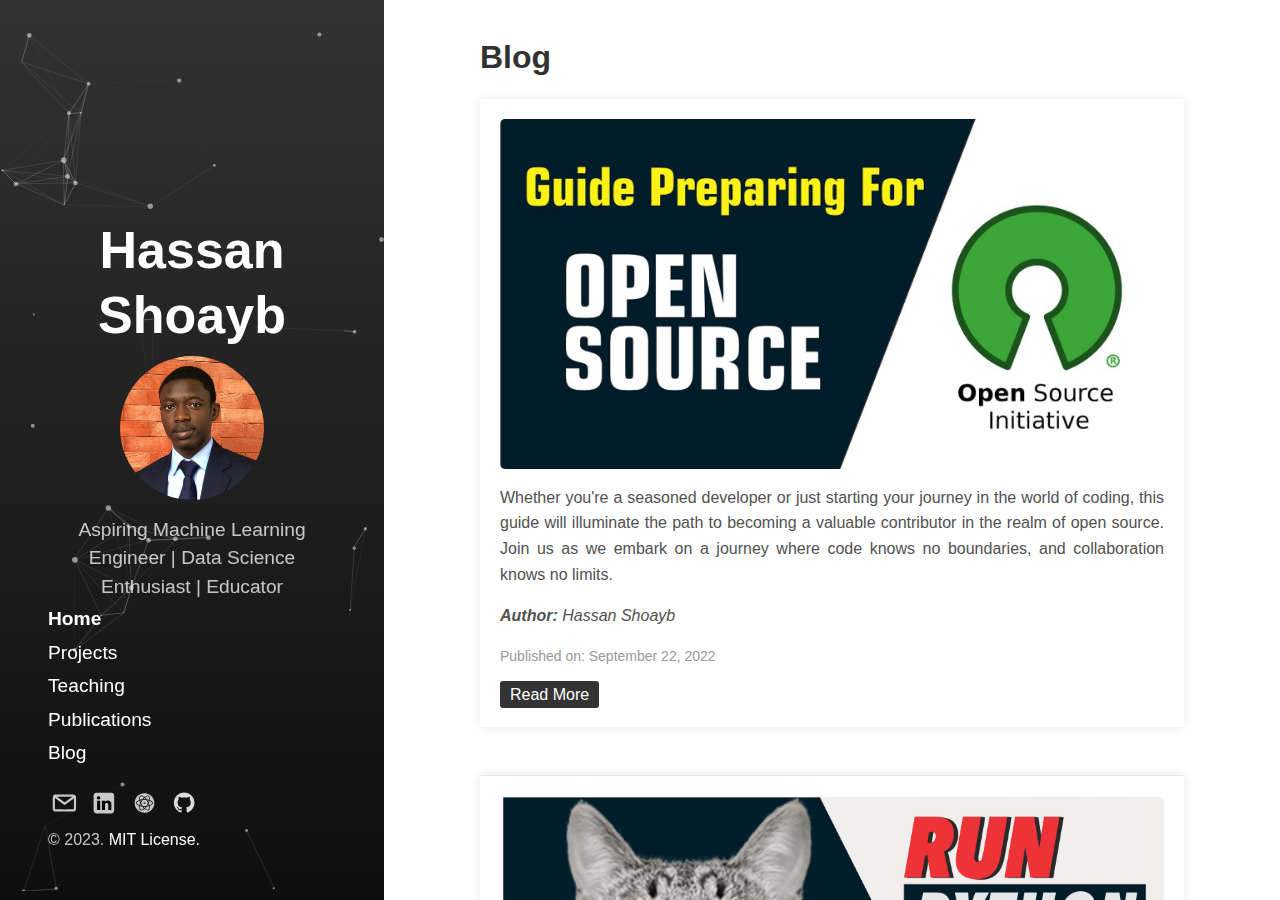
<file: blog.html>
<!DOCTYPE html>
<html lang="en-us">

  <head>
  <link href="http://gmpg.org/xfn/11" rel="profile">
  <meta http-equiv="X-UA-Compatible" content="IE=edge">
  <meta http-equiv="content-type" content="text/html; charset=utf-8">

  <!-- Enable responsiveness on mobile devices-->
  <meta name="viewport" content="width=device-width, initial-scale=1.0, maximum-scale=1">
  <meta name="keywords" content="Hassan Shoayb, machine learning, deep learning, artificial intelligence, ">
  <meta name="author" content="Hassan Shoayb">

  <!-- OG Meta Tags to improve the way the post looks when you share the page on LinkedIn, Facebook, Google+ -->
  <meta property="og:site_name" content="Hassan Shoayb"> <!-- website name -->
  <meta property="og:title" content="Hassan Shoayb"> <!-- title shown in the actual shared post -->
  <meta property="og:description" content=""> <!-- description shown in the actual shared post -->
  <meta property="og:type" content="article">

  <meta name="twitter:description" content="">

  <title>
    
      Hassan Shoayb
    
  </title>

  <!-- Global site tag (gtag.js) - Google Analytics -->
<script async src="https://www.googletagmanager.com/gtag/js?id=UA-28199335-2"></script>
<script>
  window.dataLayer = window.dataLayer || [];
  function gtag(){dataLayer.push(arguments);}
  gtag('js', new Date());

  gtag('config', 'UA-28199335-2');
</script>
<!-- Global site tag (gtag.js) - Google Analytics -->


  <!-- CSS -->
  <link rel="stylesheet" href="../css/css-main.css">
  <!-- <link rel="stylesheet" href="./assets/css/main.css?v=1" /> -->
  

<link rel="stylesheet" href="https://fonts.googleapis.com/css?family=Abril+Fatface">

  <!-- Icons -->
  <link rel="apple-touch-icon-precomposed" sizes="144x144" href="./images/Hassan Shoayb.jpeg">
<link rel="shortcut icon" href="./images/Hassan Shoayb.jpeg">

  <!-- RSS -->
  <link rel="alternate" type="application/rss+xml" title="RSS" href="/feed.xml">

  <!-- Additional head bits without overriding original head -->
</head>


  <body class="index home">

    
<div id="sidebar">
  <header>
    <h1 class="site-title">
        
        Hassan Shoayb
    </h1>
    <p class="lead"><img style="display: block;margin-left: auto;margin-right: auto;border-radius: 50%;height: 50%;width: 50%;" src="../images/Hassan Shoayb.jpeg" alt="Hassan Shoayb"></p><div style="text-align: center; font-size:1.2em">Aspiring Machine Learning Engineer | Data Science Enthusiast | Educator</div>
  </header>
  <nav id="sidebar-nav-links">
  
    <a class="home-link  active" href="../index.html">Home</a>
    
      <a class="page-link " href="../projects.html">Projects</a>

      <a class="page-link " href="../teaching.html">Teaching</a>
      
      <a class="page-link " href="../publications.html">Publications</a>

      <a class="page-link " href="../blog.html">Blog</a>
</nav>

  <nav id="sidebar-icon-links">
  <!--  -->

  <a id="email-link" class="icon" title="Contact Email" arida-label="Contact Email" href="mailto:engrshoayb@gmail.com">
      <?xml version="1.0" encoding="UTF-8" standalone="no"?>
<svg xmlns:dc="http://purl.org/dc/elements/1.1/" xmlns:cc="http://creativecommons.org/ns#" xmlns:rdf="http://www.w3.org/1999/02/22-rdf-syntax-ns#" xmlns:svg="http://www.w3.org/2000/svg" xmlns="http://www.w3.org/2000/svg" xmlns:sodipodi="http://sodipodi.sourceforge.net/DTD/sodipodi-0.dtd" xmlns:inkscape="http://www.inkscape.org/namespaces/inkscape" version="1.1" viewbox="0 0 24 28" height="24" width="28" id="svg6992" inkscape:version="0.92.2 (unknown)" sodipodi:docname="email.svg">
  <metadata id="metadata7000">
    <rdf>
      <work rdf:about="">
        <type rdf:resource="http://purl.org/dc/dcmitype/StillImage"></type>
        <title></title>
      </work>
    </rdf>
  </metadata>
  <defs id="defs6998">
    <lineargradient id="linearGradient3003" y2="425.39999" gradientunits="userSpaceOnUse" x2="-395.85001" gradienttransform="matrix(-0.06039804,0,0,0.0604041,-17.686145,-17.150636)" y1="274.70999" x1="-344.14999">
      <stop stop-color="#FFF" offset="0" id="stop7059"></stop>
      <stop stop-color="#FFF" stop-opacity="0" offset="1" id="stop7061"></stop>
    </lineargradient>
  </defs>
  <namedview pagecolor="#ffffff" bordercolor="#666666" borderopacity="1" objecttolerance="10" gridtolerance="10" guidetolerance="10" inkscape:pageopacity="0" inkscape:pageshadow="2" inkscape:window-width="1225" inkscape:window-height="511" id="namedview6996" showgrid="false" inkscape:zoom="3.7891032" inkscape:cx="-1.9092664" inkscape:cy="7.3635528" inkscape:window-x="67" inkscape:window-y="34" inkscape:window-maximized="0" inkscape:current-layer="svg6992"></namedview>
  <path d="m 58.066174,1.1586087 c 6.625,0 12,5.375 12,12.0000003 0,5.297 -3.437,9.797 -8.203,11.391 -0.609,0.109 -0.828,-0.266 -0.828,-0.578 0,-0.391 0.016,-1.687 0.016,-3.297 0,-1.125 -0.375,-1.844 -0.812,-2.219 2.672,-0.297 5.484,-1.313 5.484,-5.922 0,-1.313 -0.469,-2.375 -1.234,-3.2190003 0.125,-0.313 0.531,-1.531 -0.125,-3.187 -1,-0.313 -3.297,1.234 -3.297,1.234 -0.953,-0.266 -1.984,-0.406 -3,-0.406 -1.016,0 -2.047,0.141 -2.999999,0.406 0,0 -2.297,-1.547 -3.297,-1.234 -0.656,1.656 -0.25,2.875 -0.125,3.187 -0.766,0.8440003 -1.234,1.9060003 -1.234,3.2190003 0,4.594 2.797,5.625 5.468999,5.922 -0.343999,0.313 -0.655999,0.844 -0.765999,1.609 -0.688,0.313 -2.438,0.844 -3.484,-1 -0.656,-1.141 -1.844,-1.234 -1.844,-1.234 -1.172,-0.016 -0.078,0.734 -0.078,0.734 0.781,0.359 1.328,1.75 1.328,1.75 0.703,2.141 4.047,1.422 4.047,1.422 0,1 0.016,1.937 0.016,2.234 0,0.313 -0.219,0.688 -0.828,0.578 -4.766,-1.594 -8.203,-6.094 -8.203,-11.391 0,-6.6250003 5.375,-12.0000003 11.999999,-12.0000003 z M 50.613175,18.392609 c 0.031,-0.063 -0.016,-0.141 -0.109,-0.187 -0.094,-0.031 -0.172,-0.016 -0.203,0.031 -0.031,0.063 0.016,0.141 0.109,0.187 0.078,0.047 0.172,0.031 0.203,-0.031 z m 0.484,0.532 c 0.063,-0.047 0.047,-0.156 -0.031,-0.25 -0.078,-0.078 -0.187,-0.109 -0.25,-0.047 -0.063,0.047 -0.047,0.156 0.031,0.25 0.078,0.078 0.187,0.109 0.25,0.047 z m 0.469,0.703 c 0.078,-0.063 0.078,-0.187 0,-0.297 -0.063,-0.109 -0.187,-0.156 -0.266,-0.094 -0.078,0.047 -0.078,0.172 0,0.281 0.078,0.109 0.203,0.156 0.266,0.109 z m 0.656,0.656 c 0.063,-0.063 0.031,-0.203 -0.063,-0.297 -0.109,-0.109 -0.25,-0.125 -0.313,-0.047 -0.078,0.063 -0.047,0.203 0.063,0.297 0.109,0.109 0.25,0.125 0.313,0.047 z m 0.891,0.391 c 0.031,-0.094 -0.063,-0.203 -0.203,-0.25 -0.125,-0.031 -0.266,0.016 -0.297,0.109 -0.031,0.093 0.063,0.203 0.203,0.234 0.125,0.047 0.266,0 0.297,-0.094 z m 0.984,0.078 c 0,-0.109 -0.125,-0.187 -0.266,-0.172 -0.141,0 -0.25,0.078 -0.25,0.172 0,0.109 0.109,0.187 0.266,0.172 0.141,0 0.25,-0.078 0.25,-0.172 z m 0.906,-0.156 c -0.016,-0.094 -0.141,-0.156 -0.281,-0.141 -0.141,0.031 -0.234,0.125 -0.219,0.234 0.016,0.094 0.141,0.156 0.281,0.125 0.14,-0.031 0.234,-0.125 0.219,-0.219 z" id="path6994" inkscape:connector-curvature="0"></path>
  <rect rx="3.6238682" ry="3.6242309" height="23.998333" width="23.998333" y="-34.214378" x="-79.612106" id="rect7063" style="fill:#c8c8c8;fill-opacity:1" transform="scale(-1,1)"></rect>
  <g id="g7682" style="fill:#000000;fill-opacity:1" transform="translate(55.519638,-36.121908)">
    <path style="fill:#000000;fill-opacity:1" inkscape:connector-curvature="0" id="path7067" d="M 7.7726437,22.048789 V 11.142382 H 4.1479347 V 22.048789 Z M 5.9607697,9.6524201 c 1.263992,0 2.050777,-0.8375033 2.050777,-1.8840616 -0.02356,-1.0701834 -0.786737,-1.8844234 -2.026779,-1.8844234 -1.239874,0 -2.050657,0.8142517 -2.050657,1.8844234 0,1.0466283 0.786581,1.8840616 2.00302,1.8840616 h 0.02356 z"></path>
    <path style="fill:#000000;fill-opacity:1" inkscape:connector-curvature="0" id="path7069" d="m 9.7789037,22.048789 h 3.6247093 v -6.090665 c 0,-0.325967 0.02356,-0.651595 0.11927,-0.884602 0.262038,-0.651268 0.858444,-1.325799 1.85975,-1.325799 1.31163,0 1.836353,1.000148 1.836353,2.466309 v 5.834698 h 3.624468 v -6.253624 c 0,-3.350024 -1.788235,-4.908749 -4.173071,-4.908749 -1.955383,0 -2.813923,1.093097 -3.290891,1.837617 h 0.0242 V 11.142207 H 9.7789827 c 0.04756,1.023388 0,10.906407 0,10.906407 z"></path>
  </g>
  <g style="fill:#ffffff;fill-opacity:1;stroke:none" id="g4" transform="matrix(0.15555555,0,0,-0.15555555,-1028.9604,741.51179)">
    <path style="fill:#ffffff;fill-opacity:1" id="path2" d="M 1195,9129 C 685,9064 242,8701 74,8208 3,7999 9,8308 4,4630 2,2360 4,1285 11,1220 37,983 127,752 268,560 334,469 472,331 558,270 702,167 892,80 1069,38 1154,18 1186,17 3330,9 4526,4 6882,1 8565,3 l 3060,3 85,21 c 137,34 207,60 335,123 409,202 684,594 744,1059 8,59 11,1079 11,3445 -1,2774 -3,3371 -14,3416 -42,173 -109,327 -202,467 -71,107 -203,246 -313,329 -88,67 -300,177 -399,208 -30,10 -95,27 -145,39 l -92,22 -5185,1 c -2961,1 -5215,-2 -5255,-7 z M 9040,5964 C 7362,4286 6569,3499 6535,3479 c -69,-40 -150,-41 -217,-1 -29,17 -948,928 -2507,2485 L 1350,8420 h 5072 5073 z m 3070,-1326 -5,-3423 -22,-77 c -58,-204 -153,-318 -326,-391 l -72,-30 -1727,1734 -1727,1734 1937,1938 c 1065,1065 1939,1937 1942,1937 3,0 3,-1540 0,-3422 z M 2680,6125 4585,4220 2838,2473 1091,726 l -62,29 c -123,59 -208,173 -246,330 -16,65 -18,301 -20,3508 -2,1890 0,3437 4,3437 5,0 865,-857 1913,-1905 z M 5685,3125 c 451,-455 620,-619 649,-631 50,-20 133,-20 182,1 28,11 207,184 634,610 l 595,595 1503,-1503 c 826,-826 1502,-1504 1502,-1507 0,-3 -1964,-5 -4365,-5 -2401,0 -4365,2 -4365,5 0,6 3043,3050 3050,3050 3,0 280,-276 615,-615 z" inkscape:connector-curvature="0"></path>
  </g>
  <g style="fill:#ffffff;fill-opacity:1;stroke:none" id="g4-6" transform="matrix(0.15555555,0,0,-0.15555555,-1035.0605,740.88074)">
    <path style="fill:#ffffff;fill-opacity:1" id="path2-0" d="M 1195,9129 C 685,9064 242,8701 74,8208 3,7999 9,8308 4,4630 2,2360 4,1285 11,1220 37,983 127,752 268,560 334,469 472,331 558,270 702,167 892,80 1069,38 1154,18 1186,17 3330,9 4526,4 6882,1 8565,3 l 3060,3 85,21 c 137,34 207,60 335,123 409,202 684,594 744,1059 8,59 11,1079 11,3445 -1,2774 -3,3371 -14,3416 -42,173 -109,327 -202,467 -71,107 -203,246 -313,329 -88,67 -300,177 -399,208 -30,10 -95,27 -145,39 l -92,22 -5185,1 c -2961,1 -5215,-2 -5255,-7 z M 9040,5964 C 7362,4286 6569,3499 6535,3479 c -69,-40 -150,-41 -217,-1 -29,17 -948,928 -2507,2485 L 1350,8420 h 5072 5073 z m 3070,-1326 -5,-3423 -22,-77 c -58,-204 -153,-318 -326,-391 l -72,-30 -1727,1734 -1727,1734 1937,1938 c 1065,1065 1939,1937 1942,1937 3,0 3,-1540 0,-3422 z M 2680,6125 4585,4220 2838,2473 1091,726 l -62,29 c -123,59 -208,173 -246,330 -16,65 -18,301 -20,3508 -2,1890 0,3437 4,3437 5,0 865,-857 1913,-1905 z M 5685,3125 c 451,-455 620,-619 649,-631 50,-20 133,-20 182,1 28,11 207,184 634,610 l 595,595 1503,-1503 c 826,-826 1502,-1504 1502,-1507 0,-3 -1964,-5 -4365,-5 -2401,0 -4365,2 -4365,5 0,6 3043,3050 3050,3050 3,0 280,-276 615,-615 z" inkscape:connector-curvature="0"></path>
  </g>
  <path inkscape:connector-curvature="0" id="path910" d="m 1.3684487,23.910822 c -1.24333699,-0.334397 -2.19327013,-1.366163 -2.4180281,-2.62633 -0.116335,-0.65226 -0.116335,-13.8656761 0,-14.5179361 0.20661797,-1.158465 1.04217411,-2.136788 2.1790711,-2.5514 l 0.377033,-0.137499 h 11.0209603 11.02096 l 0.398925,0.159696 c 1.104377,0.442101 1.897327,1.397492 2.099174,2.529203 0.117309,0.657725 0.116241,13.8661191 -0.0012,14.5247011 -0.181304,1.016939 -0.845606,1.898172 -1.775467,2.355259 -0.26919,0.132325 -0.630037,0.26653 -0.80188,0.298234 C 23.26774,23.9817 19.300134,24.00102 12.418035,23.99858 3.2391276,23.99528 1.6352137,23.98258 1.3684247,23.91082 Z M 23.17331,21.362182 c 0.09359,-0.04839 0.216274,-0.17238 0.272644,-0.275524 0.09584,-0.175368 0.1035,-0.580512 0.118044,-6.24511 0.0086,-3.344512 -0.0069,-6.0799991 -0.03451,-6.1076391 -0.04643,-0.04643 -1.143075,0.7214173 -8.275766,5.7945081 -1.403723,0.99839 -2.594667,1.815717 -2.646543,1.816282 -0.05188,5.8e-4 -2.557694,-1.864544 -5.5684854,-4.144686 -3.01079,-2.2801422 -5.5002669,-4.1377561 -5.5321699,-4.1280291 -0.03808,0.01161 -0.06341,2.1877861 -0.07374,6.3354051 -0.01747,7.015836 -0.03401,6.69369 0.3559329,6.931466 0.177272,0.108095 0.446231,0.110888 10.6981404,0.1111 9.286808,1.74e-4 10.536189,-0.01007 10.686448,-0.08777 z M 15.893869,10.948999 c 1.7216,-1.2230924 3.769688,-2.6772991 4.551306,-3.2315711 0.781618,-0.554272 1.429825,-1.032243 1.440459,-1.062159 0.01198,-0.0337 -3.393321,-0.05439 -8.952114,-0.05439 -5.5421214,0 -8.9640574,0.02074 -8.9521124,0.05425 0.04066,0.114078 8.6083484,6.5580501 8.6931814,6.5383571 0.049,-0.01138 1.49768,-1.021394 3.21928,-2.244484 z" style="fill:#c8c8c8;stroke-width:1;fill-opacity:1"></path>
</svg>

  </a>

  <a id="linkedin-link" class="icon" title="LinkedIn Profile" arida-label="LinkedIn Profile" href="https://www.linkedin.com/in/Hassan-Shoayb/">
    <?xml version="1.0" encoding="UTF-8" standalone="no"?>
<svg xmlns:dc="http://purl.org/dc/elements/1.1/" xmlns:cc="http://creativecommons.org/ns#" xmlns:rdf="http://www.w3.org/1999/02/22-rdf-syntax-ns#" xmlns:svg="http://www.w3.org/2000/svg" xmlns="http://www.w3.org/2000/svg" xmlns:sodipodi="http://sodipodi.sourceforge.net/DTD/sodipodi-0.dtd" xmlns:inkscape="http://www.inkscape.org/namespaces/inkscape" version="1.1" viewbox="0 0 24 28" height="24" width="28" id="svg6992" inkscape:version="0.91 r13725" sodipodi:docname="linkedin.svg">
  <metadata id="metadata7000">
    <rdf>
      <work rdf:about="">
        <format>image/svg+xml</format>
        <type rdf:resource="http://purl.org/dc/dcmitype/StillImage"></type>
        <title></title>
      </work>
    </rdf>
  </metadata>
  <defs id="defs6998">
    <lineargradient id="linearGradient3003" y2="425.39999" gradientunits="userSpaceOnUse" x2="-395.85001" gradienttransform="matrix(-0.06039804,0,0,0.0604041,-17.686145,-17.150636)" y1="274.70999" x1="-344.14999">
      <stop stop-color="#FFF" offset="0" id="stop7059"></stop>
      <stop stop-color="#FFF" stop-opacity="0" offset="1" id="stop7061"></stop>
    </lineargradient>
  </defs>
  <namedview pagecolor="#ffffff" bordercolor="#666666" borderopacity="1" objecttolerance="10" gridtolerance="10" guidetolerance="10" inkscape:pageopacity="0" inkscape:pageshadow="2" inkscape:window-width="987" inkscape:window-height="511" id="namedview6996" showgrid="false" inkscape:zoom="5.5463688" inkscape:cx="7.5009449" inkscape:cy="9.1402347" inkscape:window-x="0" inkscape:window-y="0" inkscape:window-maximized="0" inkscape:current-layer="svg6992"></namedview>
  <path d="m 58.066174,1.1586087 c 6.625,0 12,5.375 12,12.0000003 0,5.297 -3.437,9.797 -8.203,11.391 -0.609,0.109 -0.828,-0.266 -0.828,-0.578 0,-0.391 0.016,-1.687 0.016,-3.297 0,-1.125 -0.375,-1.844 -0.812,-2.219 2.672,-0.297 5.484,-1.313 5.484,-5.922 0,-1.313 -0.469,-2.375 -1.234,-3.2190003 0.125,-0.313 0.531,-1.531 -0.125,-3.187 -1,-0.313 -3.297,1.234 -3.297,1.234 -0.953,-0.266 -1.984,-0.406 -3,-0.406 -1.016,0 -2.047,0.141 -2.999999,0.406 0,0 -2.297,-1.547 -3.297,-1.234 -0.656,1.656 -0.25,2.875 -0.125,3.187 -0.766,0.8440003 -1.234,1.9060003 -1.234,3.2190003 0,4.594 2.797,5.625 5.468999,5.922 -0.343999,0.313 -0.655999,0.844 -0.765999,1.609 -0.688,0.313 -2.438,0.844 -3.484,-1 -0.656,-1.141 -1.844,-1.234 -1.844,-1.234 -1.172,-0.016 -0.078,0.734 -0.078,0.734 0.781,0.359 1.328,1.75 1.328,1.75 0.703,2.141 4.047,1.422 4.047,1.422 0,1 0.016,1.937 0.016,2.234 0,0.313 -0.219,0.688 -0.828,0.578 -4.766,-1.594 -8.203,-6.094 -8.203,-11.391 0,-6.6250003 5.375,-12.0000003 11.999999,-12.0000003 z M 50.613175,18.392609 c 0.031,-0.063 -0.016,-0.141 -0.109,-0.187 -0.094,-0.031 -0.172,-0.016 -0.203,0.031 -0.031,0.063 0.016,0.141 0.109,0.187 0.078,0.047 0.172,0.031 0.203,-0.031 z m 0.484,0.532 c 0.063,-0.047 0.047,-0.156 -0.031,-0.25 -0.078,-0.078 -0.187,-0.109 -0.25,-0.047 -0.063,0.047 -0.047,0.156 0.031,0.25 0.078,0.078 0.187,0.109 0.25,0.047 z m 0.469,0.703 c 0.078,-0.063 0.078,-0.187 0,-0.297 -0.063,-0.109 -0.187,-0.156 -0.266,-0.094 -0.078,0.047 -0.078,0.172 0,0.281 0.078,0.109 0.203,0.156 0.266,0.109 z m 0.656,0.656 c 0.063,-0.063 0.031,-0.203 -0.063,-0.297 -0.109,-0.109 -0.25,-0.125 -0.313,-0.047 -0.078,0.063 -0.047,0.203 0.063,0.297 0.109,0.109 0.25,0.125 0.313,0.047 z m 0.891,0.391 c 0.031,-0.094 -0.063,-0.203 -0.203,-0.25 -0.125,-0.031 -0.266,0.016 -0.297,0.109 -0.031,0.093 0.063,0.203 0.203,0.234 0.125,0.047 0.266,0 0.297,-0.094 z m 0.984,0.078 c 0,-0.109 -0.125,-0.187 -0.266,-0.172 -0.141,0 -0.25,0.078 -0.25,0.172 0,0.109 0.109,0.187 0.266,0.172 0.141,0 0.25,-0.078 0.25,-0.172 z m 0.906,-0.156 c -0.016,-0.094 -0.141,-0.156 -0.281,-0.141 -0.141,0.031 -0.234,0.125 -0.219,0.234 0.016,0.094 0.141,0.156 0.281,0.125 0.14,-0.031 0.234,-0.125 0.219,-0.219 z" id="path6994" inkscape:connector-curvature="0"></path>
  <rect rx="3.6238682" ry="3.6242309" height="23.998333" width="23.998333" y="2.1178775" x="-23.882124" id="rect7063" style="fill:#c8c8c8;fill-opacity:1" transform="scale(-1,1)"></rect>
  <g id="g7682" style="fill:#000000;fill-opacity:1" transform="translate(-0.21034783,0.2103476)">
    <path style="fill:#000000;fill-opacity:1" inkscape:connector-curvature="0" id="path7067" d="m 7.7726437,22.048789 0,-10.906407 -3.624709,0 0,10.906407 3.624709,0 z M 5.9607697,9.6524201 c 1.263992,0 2.050777,-0.8375033 2.050777,-1.8840616 -0.02356,-1.0701834 -0.786737,-1.8844234 -2.026779,-1.8844234 -1.239874,0 -2.050657,0.8142517 -2.050657,1.8844234 0,1.0466283 0.786581,1.8840616 2.00302,1.8840616 l 0.02356,0 z"></path>
    <path style="fill:#000000;fill-opacity:1" inkscape:connector-curvature="0" id="path7069" d="m 9.7789037,22.048789 3.6247093,0 0,-6.090665 c 0,-0.325967 0.02356,-0.651595 0.11927,-0.884602 0.262038,-0.651268 0.858444,-1.325799 1.85975,-1.325799 1.31163,0 1.836353,1.000148 1.836353,2.466309 l 0,5.834698 3.624468,0 0,-6.253624 c 0,-3.350024 -1.788235,-4.908749 -4.173071,-4.908749 -1.955383,0 -2.813923,1.093097 -3.290891,1.837617 l 0.0242,0 0,-1.581767 -3.6247093,0 c 0.04756,1.023388 0,10.906407 0,10.906407 z"></path>
  </g>
</svg>

  </a>

  <a id="scholar-link" class="icon" title="Google Scholar Profile" aria-label="Google Scholar Profile" href="https://scholar.google.com/citations?user=PMQtmIwAAAAJ&hl=en">
    <?xml version="1.0" encoding="UTF-8" standalone="no"?>
<svg xmlns:dc="http://purl.org/dc/elements/1.1/" xmlns:cc="http://creativecommons.org/ns#" xmlns:rdf="http://www.w3.org/1999/02/22-rdf-syntax-ns#" xmlns:svg="http://www.w3.org/2000/svg" xmlns="http://www.w3.org/2000/svg" xmlns:sodipodi="http://sodipodi.sourceforge.net/DTD/sodipodi-0.dtd" xmlns:inkscape="http://www.inkscape.org/namespaces/inkscape" version="1.1" viewbox="0 0 24 28" height="24" width="28" id="svg6992" inkscape:version="0.91 r13725" sodipodi:docname="scholar.svg">
  <metadata id="metadata7000">
    <rdf>
      <work rdf:about="">
        <format>image/svg+xml</format>
        <type rdf:resource="http://purl.org/dc/dcmitype/StillImage"></type>
        <title></title>
      </work>
    </rdf>
  </metadata>
  <defs id="defs6998">
    <lineargradient id="linearGradient3003" y2="425.39999" gradientunits="userSpaceOnUse" x2="-395.85001" gradienttransform="matrix(-0.06039804,0,0,0.0604041,-17.686145,-17.150636)" y1="274.70999" x1="-344.14999">
      <stop stop-color="#FFF" offset="0" id="stop7059"></stop>
      <stop stop-color="#FFF" stop-opacity="0" offset="1" id="stop7061"></stop>
    </lineargradient>
  </defs>
  <namedview pagecolor="#ffffff" bordercolor="#666666" borderopacity="1" objecttolerance="10" gridtolerance="10" guidetolerance="10" inkscape:pageopacity="0" inkscape:pageshadow="2" inkscape:window-width="987" inkscape:window-height="511" id="namedview6996" showgrid="false" inkscape:zoom="4.5407918" inkscape:cx="23.59207" inkscape:cy="-1.1007363" inkscape:window-x="0" inkscape:window-y="0" inkscape:window-maximized="0" inkscape:current-layer="svg6992"></namedview>
  <path d="m 58.066174,1.1586087 c 6.625,0 12,5.375 12,12.0000003 0,5.297 -3.437,9.797 -8.203,11.391 -0.609,0.109 -0.828,-0.266 -0.828,-0.578 0,-0.391 0.016,-1.687 0.016,-3.297 0,-1.125 -0.375,-1.844 -0.812,-2.219 2.672,-0.297 5.484,-1.313 5.484,-5.922 0,-1.313 -0.469,-2.375 -1.234,-3.2190003 0.125,-0.313 0.531,-1.531 -0.125,-3.187 -1,-0.313 -3.297,1.234 -3.297,1.234 -0.953,-0.266 -1.984,-0.406 -3,-0.406 -1.016,0 -2.047,0.141 -2.999999,0.406 0,0 -2.297,-1.547 -3.297,-1.234 -0.656,1.656 -0.25,2.875 -0.125,3.187 -0.766,0.8440003 -1.234,1.9060003 -1.234,3.2190003 0,4.594 2.797,5.625 5.468999,5.922 -0.343999,0.313 -0.655999,0.844 -0.765999,1.609 -0.688,0.313 -2.438,0.844 -3.484,-1 -0.656,-1.141 -1.844,-1.234 -1.844,-1.234 -1.172,-0.016 -0.078,0.734 -0.078,0.734 0.781,0.359 1.328,1.75 1.328,1.75 0.703,2.141 4.047,1.422 4.047,1.422 0,1 0.016,1.937 0.016,2.234 0,0.313 -0.219,0.688 -0.828,0.578 -4.766,-1.594 -8.203,-6.094 -8.203,-11.391 0,-6.6250003 5.375,-12.0000003 11.999999,-12.0000003 z M 50.613175,18.392609 c 0.031,-0.063 -0.016,-0.141 -0.109,-0.187 -0.094,-0.031 -0.172,-0.016 -0.203,0.031 -0.031,0.063 0.016,0.141 0.109,0.187 0.078,0.047 0.172,0.031 0.203,-0.031 z m 0.484,0.532 c 0.063,-0.047 0.047,-0.156 -0.031,-0.25 -0.078,-0.078 -0.187,-0.109 -0.25,-0.047 -0.063,0.047 -0.047,0.156 0.031,0.25 0.078,0.078 0.187,0.109 0.25,0.047 z m 0.469,0.703 c 0.078,-0.063 0.078,-0.187 0,-0.297 -0.063,-0.109 -0.187,-0.156 -0.266,-0.094 -0.078,0.047 -0.078,0.172 0,0.281 0.078,0.109 0.203,0.156 0.266,0.109 z m 0.656,0.656 c 0.063,-0.063 0.031,-0.203 -0.063,-0.297 -0.109,-0.109 -0.25,-0.125 -0.313,-0.047 -0.078,0.063 -0.047,0.203 0.063,0.297 0.109,0.109 0.25,0.125 0.313,0.047 z m 0.891,0.391 c 0.031,-0.094 -0.063,-0.203 -0.203,-0.25 -0.125,-0.031 -0.266,0.016 -0.297,0.109 -0.031,0.093 0.063,0.203 0.203,0.234 0.125,0.047 0.266,0 0.297,-0.094 z m 0.984,0.078 c 0,-0.109 -0.125,-0.187 -0.266,-0.172 -0.141,0 -0.25,0.078 -0.25,0.172 0,0.109 0.109,0.187 0.266,0.172 0.141,0 0.25,-0.078 0.25,-0.172 z m 0.906,-0.156 c -0.016,-0.094 -0.141,-0.156 -0.281,-0.141 -0.141,0.031 -0.234,0.125 -0.219,0.234 0.016,0.094 0.141,0.156 0.281,0.125 0.14,-0.031 0.234,-0.125 0.219,-0.219 z" id="path6994" inkscape:connector-curvature="0"></path>
  <g id="g7786" transform="translate(-36.600523,30.290088)">
    <rect transform="scale(-1,1)" style="fill:#c8c8c8;fill-opacity:1" id="rect7063" x="-23.882124" y="2.1178775" width="23.998333" height="23.998333" ry="3.6242309" rx="3.6238682"></rect>
    <g transform="translate(-0.21034783,0.2103476)" style="fill:#000000;fill-opacity:1" id="g7682">
      <path d="m 7.7726437,22.048789 0,-10.906407 -3.624709,0 0,10.906407 3.624709,0 z M 5.9607697,9.6524201 c 1.263992,0 2.050777,-0.8375033 2.050777,-1.8840616 -0.02356,-1.0701834 -0.786737,-1.8844234 -2.026779,-1.8844234 -1.239874,0 -2.050657,0.8142517 -2.050657,1.8844234 0,1.0466283 0.786581,1.8840616 2.00302,1.8840616 l 0.02356,0 z" id="path7067" inkscape:connector-curvature="0" style="fill:#000000;fill-opacity:1"></path>
      <path d="m 9.7789037,22.048789 3.6247093,0 0,-6.090665 c 0,-0.325967 0.02356,-0.651595 0.11927,-0.884602 0.262038,-0.651268 0.858444,-1.325799 1.85975,-1.325799 1.31163,0 1.836353,1.000148 1.836353,2.466309 l 0,5.834698 3.624468,0 0,-6.253624 c 0,-3.350024 -1.788235,-4.908749 -4.173071,-4.908749 -1.955383,0 -2.813923,1.093097 -3.290891,1.837617 l 0.0242,0 0,-1.581767 -3.6247093,0 c 0.04756,1.023388 0,10.906407 0,10.906407 z" id="path7069" inkscape:connector-curvature="0" style="fill:#000000;fill-opacity:1"></path>
    </g>
  </g>
  <path inkscape:connector-curvature="0" id="path7774" d="m 36.705278,44.307273 c -0.753469,0.04037 -1.495029,0.182356 -2.324968,0.445159 -4.248976,1.345454 -7.358608,4.978094 -8.036566,9.388238 -0.03337,0.217076 -0.04504,0.903848 -0.03291,1.936666 0.01792,1.525728 0.02465,1.627091 0.144208,2.174798 0.389851,1.785894 1.246403,3.577937 2.384119,4.987953 0.395385,0.490016 1.183664,1.278295 1.67368,1.67368 1.404039,1.132892 3.214142,1.998063 4.986245,2.383265 0.549141,0.119367 0.652218,0.126171 2.195843,0.144946 1.578165,0.0192 1.636144,0.01666 2.263334,-0.09888 4.762519,-0.877364 8.420863,-4.496885 9.371934,-9.272478 0.119862,-0.601862 0.124766,-0.686395 0.125663,-2.166302 7.51e-4,-1.24006 -0.01437,-1.626346 -0.07764,-1.983333 -0.429399,-2.422828 -1.534129,-4.545909 -3.267251,-6.27903 -1.726988,-1.726989 -3.926181,-2.872424 -6.255697,-3.258239 -0.512156,-0.08482 -2.220034,-0.12627 -3.15,-0.07644 z m 1.898524,4.086049 c 0.685109,0.101729 1.220423,0.263843 1.78327,0.540044 0.400342,0.196456 0.547501,0.300357 0.84202,0.594507 0.586636,0.585899 0.799846,1.107193 0.804282,1.966445 0.0028,0.550554 -0.07788,0.934161 -0.289678,1.376667 -0.201762,0.421533 -0.368701,0.592219 -1.147209,1.17296 -0.984026,0.734051 -1.201779,1.016237 -1.201512,1.55704 2.34e-4,0.498905 0.14133,0.684327 1.178164,1.548429 0.511439,0.426236 0.84515,1.119933 0.845778,1.758154 2.33e-4,0.22383 -0.0537,0.500184 -0.193834,0.9935 l -0.194139,0.683418 0.08963,0.153461 c 0.04929,0.0844 0.38327,0.381092 0.742167,0.659308 1.438096,1.114806 1.521502,1.170104 1.618529,1.073077 0.10192,-0.10192 0.06016,-0.521099 -0.08927,-0.896013 l -0.139498,-0.35 -0.04085,-1.610001 c -0.05115,-2.016065 -0.05222,-3.038545 -0.0035,-3.330859 0.05486,-0.329047 0.191516,-0.449141 0.511101,-0.449141 0.294218,0 0.367138,0.05939 0.458354,0.373334 0.07432,0.25577 0.07368,1.564254 -0.0012,2.44511 -0.02813,0.330977 -0.05158,1.055477 -0.05211,1.610001 l -9.66e-4,1.008223 -0.16195,0.466667 c -0.258274,0.744225 -0.21779,0.972985 0.249775,1.411393 l 0.310773,0.291393 -4.153333,-9.94e-4 -4.153334,-9.93e-4 -1.406316,-1.223733 c -0.773477,-0.673053 -1.869467,-1.622733 -2.435537,-2.1104 -0.566069,-0.487667 -1.030476,-0.902417 -1.032016,-0.921667 -0.0015,-0.01925 0.688786,-0.035 1.534056,-0.035 1.725507,0 1.553961,0.0397 1.61302,-0.373334 0.112793,-0.788831 0.40874,-1.423897 0.881562,-1.891721 0.538477,-0.532785 1.19575,-0.787479 2.198562,-0.851945 0.585131,-0.03762 0.557655,-0.0054 0.436637,-0.512032 -0.09523,-0.398702 0.0234,-0.893672 0.341562,-1.425032 0.135413,-0.226154 0.086,-0.264239 -0.344142,-0.265222 -0.171936,-3.73e-4 -0.560436,-0.03287 -0.863334,-0.07216 -1.449287,-0.188028 -2.46571,-0.676956 -3.071456,-1.477455 -0.775095,-1.024295 -0.739967,-2.00395 0.100034,-2.78973 0.985339,-0.921736 2.720683,-1.350378 4.435889,-1.095695 z m -1.077333,0.447473 c -0.771724,0.09903 -1.4748,0.390047 -1.915603,0.792917 -0.550357,0.502995 -0.745703,0.960337 -0.717236,1.679175 0.01607,0.405644 0.0345,0.482426 0.192633,0.802389 0.417857,0.845477 1.447383,1.365427 2.811037,1.41968 0.74349,0.02958 1.169987,-0.06031 1.830633,-0.385832 1.042014,-0.513432 1.542926,-1.37663 1.401952,-2.415917 -0.134802,-0.993785 -1.106629,-1.728588 -2.510049,-1.89786 -0.448826,-0.05413 -0.636316,-0.0532 -1.093367,0.0054 z m 0.514304,7.416005 c -0.715919,0.178975 -1.50779,0.943669 -1.937998,1.871487 -0.238357,0.514058 -0.33083,0.911218 -0.33083,1.420875 0,0.92095 0.367753,1.631754 1.013111,1.958174 0.247621,0.125245 0.311206,0.13669 0.760222,0.13683 0.438937,1.4e-4 0.518992,-0.01342 0.768195,-0.130113 0.605468,-0.283513 1.12928,-0.833962 1.471292,-1.546108 0.563705,-1.17376 0.464676,-2.407942 -0.259649,-3.235955 -0.364078,-0.416195 -0.958775,-0.606579 -1.484343,-0.47519 z" style="fill:#d0d0d0"></path>
  <path inkscape:connector-curvature="0" id="path7824" d="m 12.04765,25.478278 c -2.007976,-0.09455 -3.9564388,-0.713141 -5.6451398,-1.792204 -1.318339,-0.842405 -2.458382,-1.954467 -3.341483,-3.25947 -1.502752,-2.220692 -2.17543101,-4.897365 -1.905687,-7.582976 0.304251,-3.0291805 1.792255,-5.7967458 4.162102,-7.7411678 2.381538,-1.954016 5.4627158,-2.860092 8.5604168,-2.517346 4.213521,0.466206 7.852361,3.261413 9.407355,7.2263453 0.704708,1.7968675 0.942884,3.7596095 0.690915,5.6936265 -0.293235,2.250759 -1.241923,4.340057 -2.761315,6.081251 -0.192545,0.220653 -0.682951,0.717976 -0.916498,0.929427 -1.022582,0.925835 -2.205164,1.662706 -3.482448,2.169931 -1.497566,0.594701 -3.147223,0.86891 -4.768218,0.792583 z m -2.7445078,-2.79142 c 0.554834,-0.07704 1.1755258,-0.308124 1.8184668,-0.677007 0.378439,-0.217128 0.922879,-0.599013 1.292794,-0.906802 0.08541,-0.07107 0.161668,-0.129212 0.169457,-0.129212 0.0078,0 0.09535,0.06649 0.194584,0.147755 1.499417,1.227946 2.95021,1.782686 4.037956,1.543994 0.898507,-0.197165 1.521554,-0.875775 1.800931,-1.961541 0.114215,-0.443883 0.159422,-0.853818 0.159215,-1.44375 -1.89e-4,-0.54104 -0.03891,-0.998654 -0.130699,-1.544665 -0.02012,-0.11967 -0.03123,-0.222929 -0.02469,-0.229466 0.0065,-0.0065 0.123219,-0.0549 0.259294,-0.107472 0.918818,-0.35499 1.617398,-0.739254 2.208867,-1.215018 0.168467,-0.135511 0.486424,-0.449915 0.610461,-0.603637 0.363935,-0.451036 0.567937,-0.931878 0.598718,-1.411201 0.02529,-0.393791 -0.04219,-0.735567 -0.218186,-1.105189 -0.457959,-0.961765 -1.588322,-1.811199 -3.244118,-2.437858 -0.256076,-0.09692 -0.233882,-0.0455 -0.17667,-0.409247 0.228219,-1.4510148 0.133764,-2.6954438 -0.26872,-3.5403188 -0.158366,-0.332436 -0.307545,-0.544318 -0.541681,-0.769366 -0.658829,-0.633254 -1.586406,-0.769949 -2.702512,-0.398262 -0.733163,0.244159 -1.591072,0.750351 -2.391667,1.411155 -0.08823,0.07282 -0.164345,0.13241 -0.169145,0.132413 -0.0048,3e-6 -0.08838,-0.06526 -0.185733,-0.14503 -1.022799,-0.838062 -2.058293,-1.375659 -2.9628318,-1.53821 -0.593995,-0.106744 -1.171324,-0.04393 -1.607825,0.174923 -0.970307,0.486501 -1.476024,1.678227 -1.435293,3.382281 0.01184,0.495249 0.0514,0.9107873 0.132587,1.3927088 0.01824,0.108281 0.03064,0.203891 0.02755,0.212465 -0.0031,0.0086 -0.09889,0.0503 -0.212881,0.09273 -0.446451,0.166156 -0.982993,0.414301 -1.381223,0.6388 -0.226597,0.127743 -0.629502,0.39753 -0.816667,0.546843 -1.097457,0.875515 -1.50617,1.905209 -1.157914,2.917201 0.362621,1.053737 1.506232,1.975982 3.323539,2.68021 0.207428,0.08038 0.247486,0.100667 0.245278,0.124223 -0.0014,0.01548 -0.01969,0.138116 -0.04053,0.272516 -0.09542,0.615373 -0.132334,1.123871 -0.119894,1.651471 0.01243,0.527317 0.06649,0.93702 0.176318,1.336415 0.15933,0.5794 0.399493,1.007722 0.756221,1.348693 0.372011,0.35558 0.790683,0.536745 1.374273,0.594668 0.0994,0.0099 0.444574,-0.0063 0.602368,-0.02821 z m -0.641538,-0.868326 c -0.139727,-0.0205 -0.261486,-0.05696 -0.388755,-0.116408 -0.54175,-0.253074 -0.867685,-0.841596 -0.988886,-1.785579 -0.03582,-0.278997 -0.03594,-1.016985 -2.13e-4,-1.363542 0.02712,-0.263042 0.09167,-0.726877 0.106577,-0.765712 0.0061,-0.01578 0.02022,-0.02195 0.04011,-0.01745 0.01691,0.0038 0.175126,0.04396 0.351584,0.0892 0.572595,0.1468 1.31888,0.287662 2.0125,0.379862 0.152396,0.02026 0.2909798,0.04006 0.3079638,0.04401 0.01741,0.004 0.07748,0.06927 0.137732,0.149572 0.40517,0.53994 0.852916,1.063144 1.402742,1.639143 0.158411,0.165952 0.288021,0.307984 0.288021,0.315627 0,0.0076 -0.08179,0.07821 -0.181759,0.156823 -0.96366,0.757784 -1.8179528,1.180871 -2.5741088,1.274821 -0.141776,0.01762 -0.392148,0.01744 -0.513512,-3.64e-4 z m 7.2652128,-0.0075 c -0.571222,-0.08301 -1.277798,-0.394024 -1.961458,-0.863383 -0.327894,-0.225111 -0.721875,-0.535124 -0.721875,-0.568022 0,-0.01258 0.12317,-0.148157 0.273712,-0.301286 0.487963,-0.49635 0.915571,-0.995899 1.462659,-1.708734 l 0.06658,-0.08675 0.312587,-0.04086 c 0.688086,-0.08995 1.391845,-0.222897 2.026128,-0.382768 0.319698,-0.08058 0.374096,-0.09073 0.387703,-0.07233 0.0087,0.01177 0.03005,0.118424 0.04744,0.237006 0.159066,1.084747 0.127772,1.958934 -0.09412,2.629036 -0.264339,0.798302 -0.755185,1.186599 -1.491375,1.179792 -0.09319,-8.6e-4 -0.231787,-0.01063 -0.307985,-0.0217 z m -3.6183,-2.292095 c -0.389247,-0.39733 -0.989199,-1.089637 -0.964794,-1.11336 0.0062,-0.006 0.181844,-0.0041 0.390385,0.0041 0.374316,0.01485 1.861071,0.006 2.016146,-0.01196 0.06133,-0.0071 0.07656,-0.0047 0.07656,0.01232 0,0.02416 -0.32719,0.418925 -0.589423,0.711163 -0.202149,0.225279 -0.634025,0.671345 -0.649989,0.671345 -0.0059,0 -0.131401,-0.123162 -0.278888,-0.273694 z m -0.763992,-2.002541 c -0.144375,-0.0062 -0.413437,-0.0221 -0.597917,-0.0353 -0.272906,-0.01952 -0.339862,-0.02855 -0.359271,-0.04844 -0.03544,-0.03632 -0.292493,-0.412769 -0.474757,-0.695279 -0.3090488,-0.479027 -0.5610548,-0.902066 -0.8426718,-1.414583 -0.175629,-0.319627 -0.64932,-1.279699 -0.649331,-1.316055 -1.2e-5,-0.03922 0.224829,-0.518493 0.419082,-0.89332 0.400173,-0.77217 0.89598,-1.601807 1.3789838,-2.307464 0.08447,-0.123413 0.162442,-0.231737 0.173266,-0.24072 0.04115,-0.03415 0.670318,-0.0738 1.439267,-0.0907 0.804654,-0.01769 1.979135,0.0143 2.456923,0.06691 0.09967,0.01097 0.073,-0.01925 0.358563,0.406347 0.370555,0.552263 0.692631,1.078979 1.000753,1.636611 0.192698,0.348742 0.683511,1.32517 0.699635,1.391865 0.0073,0.03007 -0.01594,0.09291 -0.102332,0.277083 -0.24324,0.518518 -0.608105,1.205316 -0.909033,1.711107 -0.384096,0.645576 -0.926767,1.470954 -0.977361,1.486525 -0.03906,0.01202 -0.608192,0.05066 -0.979424,0.0665 -0.388981,0.01659 -1.63949,0.01593 -2.034375,-0.0011 z m 1.3125,-2.529536 c 0.205294,-0.05581 0.404358,-0.187947 0.531759,-0.352976 0.400086,-0.518253 0.227203,-1.269049 -0.356759,-1.549335 -0.504847,-0.242314 -1.111456,-0.03981 -1.354284,0.452104 -0.07887,0.159782 -0.11073,0.292688 -0.111088,0.463471 -0.001,0.486979 0.336807,0.902672 0.814916,1.00275 0.119186,0.02495 0.353851,0.01705 0.475456,-0.01601 z m -3.8427078,2.232465 c -0.425417,-0.07409 -0.724895,-0.134903 -1.046457,-0.212513 -0.360105,-0.08691 -0.397293,-0.09923 -0.397293,-0.131578 0,-0.129695 0.54544,-1.743975 0.594825,-1.760437 0.0089,-0.003 0.124318,0.209821 0.256591,0.473171 0.280657,0.558777 0.388967,0.747186 0.732584,1.274347 0.139425,0.2139 0.2535,0.39634 0.2535,0.405424 0,0.02125 0.02133,0.02387 -0.39375,-0.04841 z m 6.7473038,0.05441 c -0.0042,-0.0067 0.07426,-0.136719 0.174265,-0.288876 0.420489,-0.639791 0.550938,-0.864522 0.85685,-1.476128 0.109322,-0.218568 0.204524,-0.397396 0.211559,-0.397396 0.02522,0 0.339487,0.866465 0.467276,1.288311 0.111146,0.366909 0.1404,0.491439 0.118609,0.504906 -0.06446,0.03984 -0.912063,0.225061 -1.437321,0.314093 -0.168438,0.02855 -0.323673,0.05537 -0.344966,0.05961 -0.02129,0.0042 -0.04212,0.0022 -0.04627,-0.0045 z M 6.4403582,16.513223 c -1.470689,-0.591888 -2.400386,-1.349606 -2.641581,-2.152928 -0.03537,-0.117797 -0.03945,-0.154419 -0.03979,-0.357292 -3.44e-4,-0.204288 0.0034,-0.238673 0.03909,-0.357292 0.0892,-0.29666 0.259534,-0.571214 0.527663,-0.850543 0.376784,-0.392521 0.80761,-0.689103 1.487537,-1.024025 0.336485,-0.165748 0.840596,-0.378557 0.89674,-0.378557 0.01864,0 0.03013,0.01466 0.03714,0.0474 0.02817,0.131479 0.196723,0.699715 0.2974,1.002604 0.134637,0.405064 0.260299,0.74226 0.432443,1.160403 0.18181,0.441621 0.176741,0.364719 0.04495,0.681848 -0.263476,0.633992 -0.544068,1.432198 -0.687838,1.956708 -0.09279,0.338507 -0.101484,0.364082 -0.125164,0.368018 -0.01137,0.0019 -0.132229,-0.04146 -0.268584,-0.09634 z m 11.9947918,0.09233 c 0,-0.0043 -0.03015,-0.117523 -0.067,-0.251553 -0.182246,-0.662883 -0.421387,-1.351639 -0.71323,-2.054195 L 17.531,14.001484 17.638533,13.742979 c 0.31724,-0.762635 0.613545,-1.629847 0.781897,-2.288419 0.01134,-0.04436 0.02338,-0.06198 0.04234,-0.06198 0.03041,0 0.416682,0.153116 0.643213,0.254964 1.070158,0.481141 1.848491,1.099085 2.14942,1.706495 0.08141,0.16431 0.118841,0.275751 0.147134,0.437997 0.02781,0.15949 0.02801,0.261464 7.87e-4,0.416863 -0.148906,0.850255 -1.09685,1.66856 -2.664913,2.300466 -0.238687,0.09619 -0.303262,0.11667 -0.303262,0.09619 z M 8.1095072,12.774357 c -0.256293,-0.662942 -0.558468,-1.601514 -0.535163,-1.662246 0.01587,-0.04134 0.827548,-0.224527 1.502066,-0.338989 0.34389,-0.05836 0.331657,-0.05709 0.331657,-0.0344 0,0.0093 -0.10403,0.175035 -0.231178,0.368228 -0.38352,0.582736 -0.554433,0.882445 -0.842747,1.477823 -0.08254,0.170443 -0.156381,0.309896 -0.164096,0.309896 -0.0077,0 -0.03496,-0.05414 -0.06054,-0.120313 z m 8.6423138,-0.357292 c -0.270578,-0.537509 -0.442126,-0.833272 -0.771762,-1.330588 -0.124886,-0.188412 -0.221696,-0.347936 -0.215135,-0.354499 0.02278,-0.02278 0.97311,0.150298 1.430096,0.260453 0.302683,0.07296 0.40888,0.106547 0.40888,0.129312 0,0.03756 -0.148092,0.542578 -0.235513,0.803135 -0.126796,0.377916 -0.348631,0.969792 -0.363477,0.969792 -0.007,0 -0.120858,-0.214922 -0.253089,-0.477605 z M 7.3998622,10.222937 c -0.03191,-0.0403 -0.108018,-0.6305955 -0.136872,-1.0616018 -0.01846,-0.275712 -0.01042,-0.808683 0.01551,-1.028125 0.03977,-0.336601 0.119827,-0.690839 0.204049,-0.902857 0.228577,-0.575409 0.552794,-0.892283 1.050353,-1.026564 0.124093,-0.03349 0.165601,-0.03743 0.393918,-0.0374 0.221526,3e-5 0.279935,0.0052 0.442565,0.03953 0.620958,0.130896 1.3213478,0.470874 2.0293098,0.98505 0.210997,0.153242 0.532291,0.410857 0.532291,0.426793 0,0.0081 -0.130674,0.150312 -0.290388,0.3161 -0.506049,0.525295 -0.941106,1.032804 -1.371026,1.5993493 -0.06695,0.08823 -0.130698,0.167716 -0.141656,0.176636 -0.01096,0.0089 -0.0642,0.02061 -0.118322,0.02597 -0.3898138,0.03862 -1.3052158,0.193151 -1.7880198,0.3018465 -0.254231,0.05723 -0.738714,0.178063 -0.784632,0.195683 -0.01216,0.0047 -0.02885,-1.4e-5 -0.03708,-0.01041 z m 9.9852878,-0.0778 c -0.379355,-0.09716 -0.770583,-0.1819995 -1.170133,-0.2537605 -0.264285,-0.04747 -0.888909,-0.139814 -1.053825,-0.155802 -0.119541,-0.01159 -0.09245,0.01362 -0.366405,-0.3409043 -0.396483,-0.513082 -0.766181,-0.940852 -1.255944,-1.453227 -0.162448,-0.169948 -0.295359,-0.315768 -0.295359,-0.324044 0,-0.01781 0.216879,-0.194929 0.452083,-0.369203 0.776492,-0.575339 1.513933,-0.933201 2.178875,-1.057353 0.202388,-0.03779 0.575936,-0.03468 0.737792,0.0061 0.274251,0.06917 0.502015,0.199316 0.683903,0.390795 0.227702,0.239713 0.383629,0.545833 0.49058,0.963124 0.164192,0.640636 0.175809,1.463827 0.03425,2.4271003 -0.02993,0.2036955 -0.04587,0.2646865 -0.0681,0.2605695 -0.0057,-0.0011 -0.171205,-0.04311 -0.367716,-0.09344 z M 11.352815,9.5912625 c -0.01492,-0.03889 0.57046,-0.7158543 1.018051,-1.1773243 0.106971,-0.110287 0.201697,-0.200521 0.210503,-0.20052 0.06331,7e-6 1.258738,1.3236723 1.241671,1.3748733 -0.0033,0.01004 -0.07231,0.01322 -0.201178,0.0093 -0.324399,-0.0099 -2.161184,-0.0056 -2.212788,0.0053 -0.03575,0.0075 -0.05007,0.0046 -0.05626,-0.01158 z" style="fill:#c8c8c8;fill-opacity:1"></path>
</svg>

  </a>

  <a id="github-link" class="icon" title="Github Project" aria-label="Github Project" href="https://github.com/hassan-shoayb">
    <?xml version="1.0" encoding="UTF-8" standalone="no"?>
<svg xmlns:dc="http://purl.org/dc/elements/1.1/" xmlns:cc="http://creativecommons.org/ns#" xmlns:rdf="http://www.w3.org/1999/02/22-rdf-syntax-ns#" xmlns:svg="http://www.w3.org/2000/svg" xmlns="http://www.w3.org/2000/svg" xmlns:sodipodi="http://sodipodi.sourceforge.net/DTD/sodipodi-0.dtd" xmlns:inkscape="http://www.inkscape.org/namespaces/inkscape" version="1.1" viewbox="0 0 24 28" height="24" width="28" id="svg6992" inkscape:version="0.91 r13725" sodipodi:docname="github.svg">
  <metadata id="metadata7000">
    <rdf>
      <work rdf:about="">
        <format>image/svg+xml</format>
        <type rdf:resource="http://purl.org/dc/dcmitype/StillImage"></type>
      </work>
    </rdf>
  </metadata>
  <defs id="defs6998">
    <lineargradient id="linearGradient3003" y2="425.39999" gradientunits="userSpaceOnUse" x2="-395.85001" gradienttransform="matrix(-0.06039804,0,0,0.0604041,-17.686145,-17.150636)" y1="274.70999" x1="-344.14999">
      <stop stop-color="#FFF" offset="0" id="stop7059"></stop>
      <stop stop-color="#FFF" stop-opacity="0" offset="1" id="stop7061"></stop>
    </lineargradient>
  </defs>
  <namedview pagecolor="#ffffff" bordercolor="#666666" borderopacity="1" objecttolerance="10" gridtolerance="10" guidetolerance="10" inkscape:pageopacity="0" inkscape:pageshadow="2" inkscape:window-width="987" inkscape:window-height="511" id="namedview6996" showgrid="false" inkscape:zoom="5.5463688" inkscape:cx="7.5009449" inkscape:cy="12" inkscape:window-x="0" inkscape:window-y="0" inkscape:window-maximized="0" inkscape:current-layer="svg6992"></namedview>
  <path d="m 12.210347,1.7896522 c 6.625,0 12,5.375 12,11.9999998 0,5.297 -3.437,9.797 -8.203,11.391 -0.609,0.109 -0.828,-0.266 -0.828,-0.578 0,-0.391 0.016,-1.687 0.016,-3.297 0,-1.125 -0.375,-1.844 -0.812,-2.219 2.672,-0.297 5.484,-1.313 5.484,-5.922 0,-1.313 -0.469,-2.375 -1.234,-3.2189998 0.125,-0.313 0.531,-1.531 -0.125,-3.187 -1,-0.313 -3.297,1.234 -3.297,1.234 -0.953,-0.266 -1.984,-0.406 -3,-0.406 -1.016,0 -2.047,0.141 -2.9999996,0.406 0,0 -2.297,-1.547 -3.297,-1.234 -0.656,1.656 -0.25,2.875 -0.125,3.187 -0.766,0.8439998 -1.234,1.9059998 -1.234,3.2189998 0,4.594 2.797,5.625 5.4689996,5.922 -0.3439996,0.313 -0.6559996,0.844 -0.7659996,1.609 -0.688,0.313 -2.438,0.844 -3.484,-1 -0.656,-1.141 -1.844,-1.234 -1.844,-1.234 -1.172,-0.016 -0.078,0.734 -0.078,0.734 0.781,0.359 1.328,1.75 1.328,1.75 0.703,2.141 4.047,1.422 4.047,1.422 0,1 0.016,1.937 0.016,2.234 0,0.313 -0.219,0.688 -0.828,0.578 -4.766,-1.594 -8.20300003,-6.094 -8.20300003,-11.391 0,-6.6249998 5.37500003,-11.9999998 11.99999963,-11.9999998 z M 4.7573474,19.023652 c 0.031,-0.063 -0.016,-0.141 -0.109,-0.187 -0.094,-0.031 -0.172,-0.016 -0.203,0.031 -0.031,0.063 0.016,0.141 0.109,0.187 0.078,0.047 0.172,0.031 0.203,-0.031 z m 0.484,0.532 c 0.063,-0.047 0.047,-0.156 -0.031,-0.25 -0.078,-0.078 -0.187,-0.109 -0.25,-0.047 -0.063,0.047 -0.047,0.156 0.031,0.25 0.078,0.078 0.187,0.109 0.25,0.047 z m 0.469,0.703 c 0.078,-0.063 0.078,-0.187 0,-0.297 -0.063,-0.109 -0.187,-0.156 -0.266,-0.094 -0.078,0.047 -0.078,0.172 0,0.281 0.078,0.109 0.203,0.156 0.266,0.109 z m 0.656,0.656 c 0.063,-0.063 0.031,-0.203 -0.063,-0.297 -0.109,-0.109 -0.25,-0.125 -0.313,-0.047 -0.078,0.063 -0.047,0.203 0.063,0.297 0.109,0.109 0.25,0.125 0.313,0.047 z m 0.891,0.391 c 0.031,-0.094 -0.063,-0.203 -0.203,-0.25 -0.125,-0.031 -0.266,0.016 -0.297,0.109 -0.031,0.093 0.063,0.203 0.203,0.234 0.125,0.047 0.266,0 0.297,-0.094 z m 0.984,0.078 c 0,-0.109 -0.125,-0.187 -0.266,-0.172 -0.141,0 -0.25,0.078 -0.25,0.172 0,0.109 0.109,0.187 0.266,0.172 0.141,0 0.25,-0.078 0.25,-0.172 z m 0.906,-0.156 c -0.016,-0.094 -0.141,-0.156 -0.281,-0.141 -0.141,0.031 -0.234,0.125 -0.219,0.234 0.016,0.094 0.141,0.156 0.281,0.125 0.14,-0.031 0.234,-0.125 0.219,-0.219 z" id="path6994" inkscape:connector-curvature="0"></path>
  <rect rx="3.6238682" ry="3.6242309" height="23.998333" width="23.998333" y="34.090748" x="-24.092472" id="rect7063" style="fill:#c8c8c8;fill-opacity:1" transform="scale(-1,1)"></rect>
  <g id="g7682" style="fill:#000000;fill-opacity:1" transform="translate(0,32.183218)">
    <path style="fill:#000000;fill-opacity:1" inkscape:connector-curvature="0" id="path7067" d="m 7.7726437,22.048789 0,-10.906407 -3.624709,0 0,10.906407 3.624709,0 z M 5.9607697,9.6524201 c 1.263992,0 2.050777,-0.8375033 2.050777,-1.8840616 -0.02356,-1.0701834 -0.786737,-1.8844234 -2.026779,-1.8844234 -1.239874,0 -2.050657,0.8142517 -2.050657,1.8844234 0,1.0466283 0.786581,1.8840616 2.00302,1.8840616 l 0.02356,0 z"></path>
    <path style="fill:#000000;fill-opacity:1" inkscape:connector-curvature="0" id="path7069" d="m 9.7789037,22.048789 3.6247093,0 0,-6.090665 c 0,-0.325967 0.02356,-0.651595 0.11927,-0.884602 0.262038,-0.651268 0.858444,-1.325799 1.85975,-1.325799 1.31163,0 1.836353,1.000148 1.836353,2.466309 l 0,5.834698 3.624468,0 0,-6.253624 c 0,-3.350024 -1.788235,-4.908749 -4.173071,-4.908749 -1.955383,0 -2.813923,1.093097 -3.290891,1.837617 l 0.0242,0 0,-1.581767 -3.6247093,0 c 0.04756,1.023388 0,10.906407 0,10.906407 z"></path>
  </g>
</svg>

  </a>

</nav>

  <p>
  © 2023.
  <a href="LICENSE.html">MIT License.</a>
</p>

</div>


<style>
#particles-js {
    /*position: absolute;
    width: 24rem;*/
    height: 99vh;
}
.pheader {
    position: absolute;
    height: 100vh;
    width: 24rem;
    z-index: -1;
}
</style>
<div class="pheader">
    <div id="particles-js"></div>
</div>
<script src="js/hassan-shoayb.js"></script>
<script>
  particlesJS("particles-js",{
    "particles": {
      "number": {
        "value": 100,
        "density": {
          "enable": true,
          "value_area": 800
        }
      },
      "color": {
        "value": "#ffffff"
      },
      "shape": {
        "type": "circle",
        "stroke": {
          "width": 0,
          "color": "#000000"
        },
        "polygon": {
          "nb_sides": 5
        },
        "image": {
          "src": "img/github.svg",
          "width": 100,
          "height": 100
        }
      },
      "opacity": {
        "value": 0.5,
        "random": false,
        "anim": {
          "enable": false,
          "speed": 1,
          "opacity_min": 0.1,
          "sync": false
        }
      },
      "size": {
        "value": 3,
        "random": true,
        "anim": {
          "enable": false,
          "speed": 40,
          "size_min": 0.1,
          "sync": false
        }
      },
      "line_linked": {
        "enable": true,
        "distance": 100,
        "color": "#ffffff",
        "opacity": 0.3,
        "width": 1
      },
      "move": {
        "enable": true,
        "speed": 3,
        "direction": "none",
        "random": false,
        "straight": false,
        "out_mode": "out",
        "bounce": false,
        "attract": {
          "enable": false,
          "rotateX": 600,
          "rotateY": 1200
        }
      }
    }
  });
</script>

    <main class="container">
      <div class="content">

<style>
  .row_container {
    display: grid;
    grid-template-columns: 1fr 1fr 1fr 1fr; /*fraction*/
    grid-column-gap: 1%;
  }

  .row_section {
    /* border: 1px solid; */
    text-align: center
  }

  @media (max-width: 1000px) {
    .row_container {
      grid-template-columns: none;
    }
  }

    /* Style for the image grid container */
    .image-grid {
      display: grid;
      grid-template-columns: 1fr 1fr; 
      gap: 20px; 
    }

    .image{
        margin-bottom: -100px;
    } 

    .image-grid img {
      max-width: 100%;
      height: auto;
      display: block;
    }

    @media screen and (max-width: 600px) {
      .image-grid {
        grid-template-columns: 1fr; 
      }
    }
</style>


<script>
  function reveal() {
    // document.getElementById("revealButton").style.display = "none";

    var xs = document.getElementsByClassName("hidden");
    for(var i = 7; i >= 0; i--) {
      xs[i].className = "";
    }
  }
</script>
<h1>Blog</h1>

<style>
        .post {
            background-color: #fff;
            box-shadow: 0 0 10px rgba(0, 0, 0, 0.1);
            padding: 20px;
            margin-bottom: 20px;
        }

        .post img {
            max-width: 100%;
            height: auto;
        }

        .post p {
            line-height: 1.6;
        }

        .post .author {
            font-style: italic;
            margin-top: 10px;
        }

        .post .date {
            color: #999;
            font-size: 14px;
        }

        read-more {
            text-align: right;
            margin-top: 10px;
        }

        .read-more a {
            text-decoration: none;
            background-color: #333;
            color: #fff;
            padding: 5px 10px;
            border-radius: 3px;
        }

        @media (max-width: 768px) {

            .post {
                padding: 10px;
                margin-bottom: 10px;
            }

            
        }
</style>

<article class="post">
    <a href="https://shoayb.hashnode.dev/contributing-to-open-source-projects" target="_blank"><img src="./images/hassan shoayb open-source.jpeg" alt="hassan-shoayb Blog Post Image"></a>
    <p>Whether you're a seasoned developer or just starting your journey in the world of coding, this guide will illuminate the path to becoming a valuable contributor in the realm of open source. Join us as we embark on a journey where code knows no boundaries, and collaboration knows no limits.</p>
    <p class="author"><b>Author:</b> Hassan Shoayb</p>
    <p class="date">Published on: September 22, 2022</p>

    <div class="read-more">
        <a href="https://shoayb.hashnode.dev/contributing-to-open-source-projects" target="_blank">Read More</a>
    </div>
</article>

<article class="post">
    <a href="https://shoayb.hashnode.dev/build-web-apps-with-python-code-in-your-html" target="_blank"><img src="./images/Hassan Shoayb run python in HTML.png" alt="hassan-shoayb Blog Post Image"></a>
    <p>Streamlit, a Python library, empowers developers to effortlessly create data-driven web apps. In this article, we delve into the simplicity and power of Streamlit, making it accessible for both beginners and seasoned developers. Unlock the potential of web app development in Python with Streamlit's user-friendly approach.</p>
    <p class="author"><b>Author:</b> Hassan Shoayb</p>
    <p class="date">Published on: June 20, 2022</p>

    <div class="read-more">
        <a href="https://shoayb.hashnode.dev/build-web-apps-with-python-code-in-your-html" target="_blank">Read More</a>
    </div>
</article>

<article class="post">
    <a href="https://shoayb.hashnode.dev/publish-your-portfolio-website-using-github-pages" target="_blank"><img src="./images/Hassan Shoayb github pages.png" alt="hassan-shoayb Blog Post Image"></a>
    <p>GitHub Pages simplifies website publishing by hosting your HTML, CSS, and JavaScript files directly from your GitHub repository. In this guide, we'll explore how to leverage GitHub Pages to showcase your projects, blogs, or portfolios. With its seamless integration, it's never been easier to share your work with the world.</p>
    <p class="author"><b>Author:</b> Hassan Shoayb</p>
    <p class="date">Published on: May 10, 2022</p>

    <div class="read-more">
        <a href="https://shoayb.hashnode.dev/publish-your-portfolio-website-using-github-pages" target="_blank">Read More</a>
    </div>
</article>

<article class="post">
    <a href="https://shoayb.hashnode.dev/all-about-solidity-2022" target="_blank"><img src="./images/Hassan Shoayb solidity.png" alt="hassan-shoayb Blog Post Image"></a>
    <p>Solidity is the programming language at the heart of Ethereum and other blockchain platforms, enabling the creation of smart contracts. In this exploration, we'll delve into the world of Solidity, dissecting its syntax and capabilities. Discover how this language empowers developers to define trust, transparency, and automation in decentralized applications, shaping the future of blockchain technology.</p>
    <p class="author"><b>Author:</b> Hassan Shoayb</p>
    <p class="date">Published on: February 15, 2022</p>

    <div class="read-more">
        <a href="https://shoayb.hashnode.dev/all-about-solidity-2022" target="_blank">Read More</a>
    </div>
</article>


</div>

  </body>
</html>
</file>
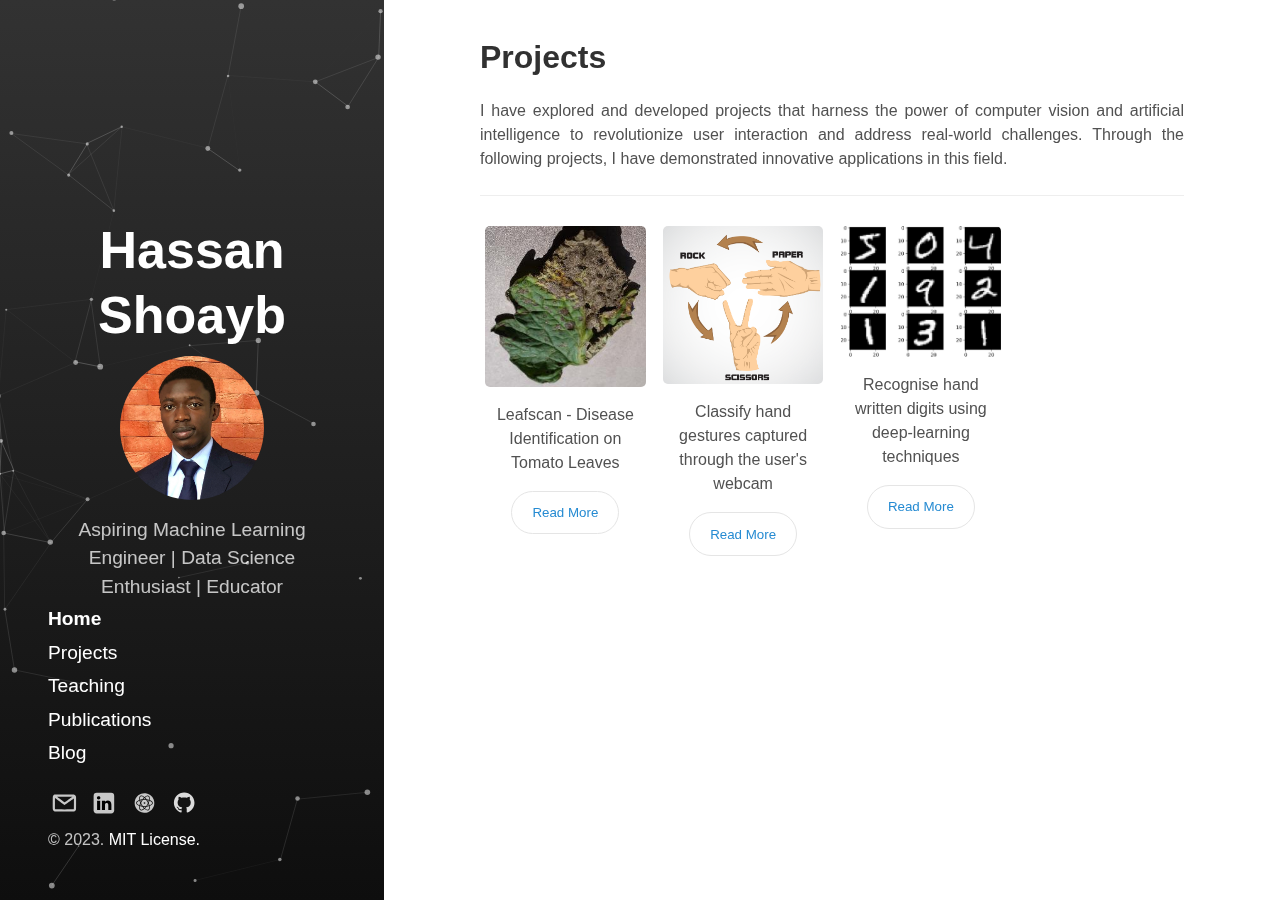
<file: projects.html>
<!DOCTYPE html>
<html lang="en-us">

  <head>
  <link href="http://gmpg.org/xfn/11" rel="profile">
  <meta http-equiv="X-UA-Compatible" content="IE=edge">
  <meta http-equiv="content-type" content="text/html; charset=utf-8">

  <!-- Enable responsiveness on mobile devices-->
  <meta name="viewport" content="width=device-width, initial-scale=1.0, maximum-scale=1">
  <meta name="keywords" content="Hassan Shoayb, machine learning, deep learning, artificial intelligence, ">
  <meta name="author" content="Hassan Shoayb">

  <!-- OG Meta Tags to improve the way the post looks when you share the page on LinkedIn, Facebook, Google+ -->
  <meta property="og:site_name" content="Hassan Shoayb"> <!-- website name -->
  <meta property="og:title" content="Hassan Shoayb"> <!-- title shown in the actual shared post -->
  <meta property="og:description" content=""> <!-- description shown in the actual shared post -->
  <meta property="og:type" content="article">

  <meta name="twitter:description" content="">

  <title>
    
      Hassan Shoayb
    
  </title>

  <!-- Global site tag (gtag.js) - Google Analytics -->
<script async src="https://www.googletagmanager.com/gtag/js?id=UA-28199335-2"></script>
<script>
  window.dataLayer = window.dataLayer || [];
  function gtag(){dataLayer.push(arguments);}
  gtag('js', new Date());

  gtag('config', 'UA-28199335-2');
</script>
<!-- Global site tag (gtag.js) - Google Analytics -->


  <!-- CSS -->
  <link rel="stylesheet" href="/css/css-main.css">
  <!-- <link rel="stylesheet" href="./assets/css/main.css?v=1" /> -->
  

<link rel="stylesheet" href="https://fonts.googleapis.com/css?family=Abril+Fatface">

  <!-- Icons -->
  <link rel="apple-touch-icon-precomposed" sizes="144x144" href="./images/Hassan Shoayb.jpeg">
<link rel="shortcut icon" href="./images/Hassan Shoayb.jpeg">

  <!-- RSS -->
  <link rel="alternate" type="application/rss+xml" title="RSS" href="/feed.xml">

  <!-- Additional head bits without overriding original head -->
</head>


  <body class="index home">

    
<div id="sidebar">
  <header>
    <h1 class="site-title">
        
        Hassan Shoayb
    </h1>
    <p class="lead"><img style="display: block;margin-left: auto;margin-right: auto;border-radius: 50%;height: 50%;width: 50%;" src="images/Hassan Shoayb.jpeg" alt="Hassan Shoayb"></p><div style="text-align: center; font-size:1.2em">Aspiring Machine Learning Engineer | Data Science Enthusiast | Educator</div>
  </header>
  <nav id="sidebar-nav-links">
  
    <a class="home-link  active" href="index.html">Home</a>
    
      <a class="page-link " href="projects.html">Projects</a>

      <a class="page-link " href="teaching.html">Teaching</a>
      
      <a class="page-link " href="publications.html">Publications</a>

      <a class="page-link " href="publications.html">Blog</a>
</nav>

  <nav id="sidebar-icon-links">
  <!--  -->

  <a id="email-link" class="icon" title="Contact Email" arida-label="Contact Email" href="mailto:engrshoayb@gmail.com">
      <?xml version="1.0" encoding="UTF-8" standalone="no"?>
<svg xmlns:dc="http://purl.org/dc/elements/1.1/" xmlns:cc="http://creativecommons.org/ns#" xmlns:rdf="http://www.w3.org/1999/02/22-rdf-syntax-ns#" xmlns:svg="http://www.w3.org/2000/svg" xmlns="http://www.w3.org/2000/svg" xmlns:sodipodi="http://sodipodi.sourceforge.net/DTD/sodipodi-0.dtd" xmlns:inkscape="http://www.inkscape.org/namespaces/inkscape" version="1.1" viewbox="0 0 24 28" height="24" width="28" id="svg6992" inkscape:version="0.92.2 (unknown)" sodipodi:docname="email.svg">
  <metadata id="metadata7000">
    <rdf>
      <work rdf:about="">
        <type rdf:resource="http://purl.org/dc/dcmitype/StillImage"></type>
        <title></title>
      </work>
    </rdf>
  </metadata>
  <defs id="defs6998">
    <lineargradient id="linearGradient3003" y2="425.39999" gradientunits="userSpaceOnUse" x2="-395.85001" gradienttransform="matrix(-0.06039804,0,0,0.0604041,-17.686145,-17.150636)" y1="274.70999" x1="-344.14999">
      <stop stop-color="#FFF" offset="0" id="stop7059"></stop>
      <stop stop-color="#FFF" stop-opacity="0" offset="1" id="stop7061"></stop>
    </lineargradient>
  </defs>
  <namedview pagecolor="#ffffff" bordercolor="#666666" borderopacity="1" objecttolerance="10" gridtolerance="10" guidetolerance="10" inkscape:pageopacity="0" inkscape:pageshadow="2" inkscape:window-width="1225" inkscape:window-height="511" id="namedview6996" showgrid="false" inkscape:zoom="3.7891032" inkscape:cx="-1.9092664" inkscape:cy="7.3635528" inkscape:window-x="67" inkscape:window-y="34" inkscape:window-maximized="0" inkscape:current-layer="svg6992"></namedview>
  <path d="m 58.066174,1.1586087 c 6.625,0 12,5.375 12,12.0000003 0,5.297 -3.437,9.797 -8.203,11.391 -0.609,0.109 -0.828,-0.266 -0.828,-0.578 0,-0.391 0.016,-1.687 0.016,-3.297 0,-1.125 -0.375,-1.844 -0.812,-2.219 2.672,-0.297 5.484,-1.313 5.484,-5.922 0,-1.313 -0.469,-2.375 -1.234,-3.2190003 0.125,-0.313 0.531,-1.531 -0.125,-3.187 -1,-0.313 -3.297,1.234 -3.297,1.234 -0.953,-0.266 -1.984,-0.406 -3,-0.406 -1.016,0 -2.047,0.141 -2.999999,0.406 0,0 -2.297,-1.547 -3.297,-1.234 -0.656,1.656 -0.25,2.875 -0.125,3.187 -0.766,0.8440003 -1.234,1.9060003 -1.234,3.2190003 0,4.594 2.797,5.625 5.468999,5.922 -0.343999,0.313 -0.655999,0.844 -0.765999,1.609 -0.688,0.313 -2.438,0.844 -3.484,-1 -0.656,-1.141 -1.844,-1.234 -1.844,-1.234 -1.172,-0.016 -0.078,0.734 -0.078,0.734 0.781,0.359 1.328,1.75 1.328,1.75 0.703,2.141 4.047,1.422 4.047,1.422 0,1 0.016,1.937 0.016,2.234 0,0.313 -0.219,0.688 -0.828,0.578 -4.766,-1.594 -8.203,-6.094 -8.203,-11.391 0,-6.6250003 5.375,-12.0000003 11.999999,-12.0000003 z M 50.613175,18.392609 c 0.031,-0.063 -0.016,-0.141 -0.109,-0.187 -0.094,-0.031 -0.172,-0.016 -0.203,0.031 -0.031,0.063 0.016,0.141 0.109,0.187 0.078,0.047 0.172,0.031 0.203,-0.031 z m 0.484,0.532 c 0.063,-0.047 0.047,-0.156 -0.031,-0.25 -0.078,-0.078 -0.187,-0.109 -0.25,-0.047 -0.063,0.047 -0.047,0.156 0.031,0.25 0.078,0.078 0.187,0.109 0.25,0.047 z m 0.469,0.703 c 0.078,-0.063 0.078,-0.187 0,-0.297 -0.063,-0.109 -0.187,-0.156 -0.266,-0.094 -0.078,0.047 -0.078,0.172 0,0.281 0.078,0.109 0.203,0.156 0.266,0.109 z m 0.656,0.656 c 0.063,-0.063 0.031,-0.203 -0.063,-0.297 -0.109,-0.109 -0.25,-0.125 -0.313,-0.047 -0.078,0.063 -0.047,0.203 0.063,0.297 0.109,0.109 0.25,0.125 0.313,0.047 z m 0.891,0.391 c 0.031,-0.094 -0.063,-0.203 -0.203,-0.25 -0.125,-0.031 -0.266,0.016 -0.297,0.109 -0.031,0.093 0.063,0.203 0.203,0.234 0.125,0.047 0.266,0 0.297,-0.094 z m 0.984,0.078 c 0,-0.109 -0.125,-0.187 -0.266,-0.172 -0.141,0 -0.25,0.078 -0.25,0.172 0,0.109 0.109,0.187 0.266,0.172 0.141,0 0.25,-0.078 0.25,-0.172 z m 0.906,-0.156 c -0.016,-0.094 -0.141,-0.156 -0.281,-0.141 -0.141,0.031 -0.234,0.125 -0.219,0.234 0.016,0.094 0.141,0.156 0.281,0.125 0.14,-0.031 0.234,-0.125 0.219,-0.219 z" id="path6994" inkscape:connector-curvature="0"></path>
  <rect rx="3.6238682" ry="3.6242309" height="23.998333" width="23.998333" y="-34.214378" x="-79.612106" id="rect7063" style="fill:#c8c8c8;fill-opacity:1" transform="scale(-1,1)"></rect>
  <g id="g7682" style="fill:#000000;fill-opacity:1" transform="translate(55.519638,-36.121908)">
    <path style="fill:#000000;fill-opacity:1" inkscape:connector-curvature="0" id="path7067" d="M 7.7726437,22.048789 V 11.142382 H 4.1479347 V 22.048789 Z M 5.9607697,9.6524201 c 1.263992,0 2.050777,-0.8375033 2.050777,-1.8840616 -0.02356,-1.0701834 -0.786737,-1.8844234 -2.026779,-1.8844234 -1.239874,0 -2.050657,0.8142517 -2.050657,1.8844234 0,1.0466283 0.786581,1.8840616 2.00302,1.8840616 h 0.02356 z"></path>
    <path style="fill:#000000;fill-opacity:1" inkscape:connector-curvature="0" id="path7069" d="m 9.7789037,22.048789 h 3.6247093 v -6.090665 c 0,-0.325967 0.02356,-0.651595 0.11927,-0.884602 0.262038,-0.651268 0.858444,-1.325799 1.85975,-1.325799 1.31163,0 1.836353,1.000148 1.836353,2.466309 v 5.834698 h 3.624468 v -6.253624 c 0,-3.350024 -1.788235,-4.908749 -4.173071,-4.908749 -1.955383,0 -2.813923,1.093097 -3.290891,1.837617 h 0.0242 V 11.142207 H 9.7789827 c 0.04756,1.023388 0,10.906407 0,10.906407 z"></path>
  </g>
  <g style="fill:#ffffff;fill-opacity:1;stroke:none" id="g4" transform="matrix(0.15555555,0,0,-0.15555555,-1028.9604,741.51179)">
    <path style="fill:#ffffff;fill-opacity:1" id="path2" d="M 1195,9129 C 685,9064 242,8701 74,8208 3,7999 9,8308 4,4630 2,2360 4,1285 11,1220 37,983 127,752 268,560 334,469 472,331 558,270 702,167 892,80 1069,38 1154,18 1186,17 3330,9 4526,4 6882,1 8565,3 l 3060,3 85,21 c 137,34 207,60 335,123 409,202 684,594 744,1059 8,59 11,1079 11,3445 -1,2774 -3,3371 -14,3416 -42,173 -109,327 -202,467 -71,107 -203,246 -313,329 -88,67 -300,177 -399,208 -30,10 -95,27 -145,39 l -92,22 -5185,1 c -2961,1 -5215,-2 -5255,-7 z M 9040,5964 C 7362,4286 6569,3499 6535,3479 c -69,-40 -150,-41 -217,-1 -29,17 -948,928 -2507,2485 L 1350,8420 h 5072 5073 z m 3070,-1326 -5,-3423 -22,-77 c -58,-204 -153,-318 -326,-391 l -72,-30 -1727,1734 -1727,1734 1937,1938 c 1065,1065 1939,1937 1942,1937 3,0 3,-1540 0,-3422 z M 2680,6125 4585,4220 2838,2473 1091,726 l -62,29 c -123,59 -208,173 -246,330 -16,65 -18,301 -20,3508 -2,1890 0,3437 4,3437 5,0 865,-857 1913,-1905 z M 5685,3125 c 451,-455 620,-619 649,-631 50,-20 133,-20 182,1 28,11 207,184 634,610 l 595,595 1503,-1503 c 826,-826 1502,-1504 1502,-1507 0,-3 -1964,-5 -4365,-5 -2401,0 -4365,2 -4365,5 0,6 3043,3050 3050,3050 3,0 280,-276 615,-615 z" inkscape:connector-curvature="0"></path>
  </g>
  <g style="fill:#ffffff;fill-opacity:1;stroke:none" id="g4-6" transform="matrix(0.15555555,0,0,-0.15555555,-1035.0605,740.88074)">
    <path style="fill:#ffffff;fill-opacity:1" id="path2-0" d="M 1195,9129 C 685,9064 242,8701 74,8208 3,7999 9,8308 4,4630 2,2360 4,1285 11,1220 37,983 127,752 268,560 334,469 472,331 558,270 702,167 892,80 1069,38 1154,18 1186,17 3330,9 4526,4 6882,1 8565,3 l 3060,3 85,21 c 137,34 207,60 335,123 409,202 684,594 744,1059 8,59 11,1079 11,3445 -1,2774 -3,3371 -14,3416 -42,173 -109,327 -202,467 -71,107 -203,246 -313,329 -88,67 -300,177 -399,208 -30,10 -95,27 -145,39 l -92,22 -5185,1 c -2961,1 -5215,-2 -5255,-7 z M 9040,5964 C 7362,4286 6569,3499 6535,3479 c -69,-40 -150,-41 -217,-1 -29,17 -948,928 -2507,2485 L 1350,8420 h 5072 5073 z m 3070,-1326 -5,-3423 -22,-77 c -58,-204 -153,-318 -326,-391 l -72,-30 -1727,1734 -1727,1734 1937,1938 c 1065,1065 1939,1937 1942,1937 3,0 3,-1540 0,-3422 z M 2680,6125 4585,4220 2838,2473 1091,726 l -62,29 c -123,59 -208,173 -246,330 -16,65 -18,301 -20,3508 -2,1890 0,3437 4,3437 5,0 865,-857 1913,-1905 z M 5685,3125 c 451,-455 620,-619 649,-631 50,-20 133,-20 182,1 28,11 207,184 634,610 l 595,595 1503,-1503 c 826,-826 1502,-1504 1502,-1507 0,-3 -1964,-5 -4365,-5 -2401,0 -4365,2 -4365,5 0,6 3043,3050 3050,3050 3,0 280,-276 615,-615 z" inkscape:connector-curvature="0"></path>
  </g>
  <path inkscape:connector-curvature="0" id="path910" d="m 1.3684487,23.910822 c -1.24333699,-0.334397 -2.19327013,-1.366163 -2.4180281,-2.62633 -0.116335,-0.65226 -0.116335,-13.8656761 0,-14.5179361 0.20661797,-1.158465 1.04217411,-2.136788 2.1790711,-2.5514 l 0.377033,-0.137499 h 11.0209603 11.02096 l 0.398925,0.159696 c 1.104377,0.442101 1.897327,1.397492 2.099174,2.529203 0.117309,0.657725 0.116241,13.8661191 -0.0012,14.5247011 -0.181304,1.016939 -0.845606,1.898172 -1.775467,2.355259 -0.26919,0.132325 -0.630037,0.26653 -0.80188,0.298234 C 23.26774,23.9817 19.300134,24.00102 12.418035,23.99858 3.2391276,23.99528 1.6352137,23.98258 1.3684247,23.91082 Z M 23.17331,21.362182 c 0.09359,-0.04839 0.216274,-0.17238 0.272644,-0.275524 0.09584,-0.175368 0.1035,-0.580512 0.118044,-6.24511 0.0086,-3.344512 -0.0069,-6.0799991 -0.03451,-6.1076391 -0.04643,-0.04643 -1.143075,0.7214173 -8.275766,5.7945081 -1.403723,0.99839 -2.594667,1.815717 -2.646543,1.816282 -0.05188,5.8e-4 -2.557694,-1.864544 -5.5684854,-4.144686 -3.01079,-2.2801422 -5.5002669,-4.1377561 -5.5321699,-4.1280291 -0.03808,0.01161 -0.06341,2.1877861 -0.07374,6.3354051 -0.01747,7.015836 -0.03401,6.69369 0.3559329,6.931466 0.177272,0.108095 0.446231,0.110888 10.6981404,0.1111 9.286808,1.74e-4 10.536189,-0.01007 10.686448,-0.08777 z M 15.893869,10.948999 c 1.7216,-1.2230924 3.769688,-2.6772991 4.551306,-3.2315711 0.781618,-0.554272 1.429825,-1.032243 1.440459,-1.062159 0.01198,-0.0337 -3.393321,-0.05439 -8.952114,-0.05439 -5.5421214,0 -8.9640574,0.02074 -8.9521124,0.05425 0.04066,0.114078 8.6083484,6.5580501 8.6931814,6.5383571 0.049,-0.01138 1.49768,-1.021394 3.21928,-2.244484 z" style="fill:#c8c8c8;stroke-width:1;fill-opacity:1"></path>
</svg>

  </a>

  <a id="linkedin-link" class="icon" title="LinkedIn Profile" arida-label="LinkedIn Profile" href="https://www.linkedin.com/in/Hassan-Shoayb/">
    <?xml version="1.0" encoding="UTF-8" standalone="no"?>
<svg xmlns:dc="http://purl.org/dc/elements/1.1/" xmlns:cc="http://creativecommons.org/ns#" xmlns:rdf="http://www.w3.org/1999/02/22-rdf-syntax-ns#" xmlns:svg="http://www.w3.org/2000/svg" xmlns="http://www.w3.org/2000/svg" xmlns:sodipodi="http://sodipodi.sourceforge.net/DTD/sodipodi-0.dtd" xmlns:inkscape="http://www.inkscape.org/namespaces/inkscape" version="1.1" viewbox="0 0 24 28" height="24" width="28" id="svg6992" inkscape:version="0.91 r13725" sodipodi:docname="linkedin.svg">
  <metadata id="metadata7000">
    <rdf>
      <work rdf:about="">
        <format>image/svg+xml</format>
        <type rdf:resource="http://purl.org/dc/dcmitype/StillImage"></type>
        <title></title>
      </work>
    </rdf>
  </metadata>
  <defs id="defs6998">
    <lineargradient id="linearGradient3003" y2="425.39999" gradientunits="userSpaceOnUse" x2="-395.85001" gradienttransform="matrix(-0.06039804,0,0,0.0604041,-17.686145,-17.150636)" y1="274.70999" x1="-344.14999">
      <stop stop-color="#FFF" offset="0" id="stop7059"></stop>
      <stop stop-color="#FFF" stop-opacity="0" offset="1" id="stop7061"></stop>
    </lineargradient>
  </defs>
  <namedview pagecolor="#ffffff" bordercolor="#666666" borderopacity="1" objecttolerance="10" gridtolerance="10" guidetolerance="10" inkscape:pageopacity="0" inkscape:pageshadow="2" inkscape:window-width="987" inkscape:window-height="511" id="namedview6996" showgrid="false" inkscape:zoom="5.5463688" inkscape:cx="7.5009449" inkscape:cy="9.1402347" inkscape:window-x="0" inkscape:window-y="0" inkscape:window-maximized="0" inkscape:current-layer="svg6992"></namedview>
  <path d="m 58.066174,1.1586087 c 6.625,0 12,5.375 12,12.0000003 0,5.297 -3.437,9.797 -8.203,11.391 -0.609,0.109 -0.828,-0.266 -0.828,-0.578 0,-0.391 0.016,-1.687 0.016,-3.297 0,-1.125 -0.375,-1.844 -0.812,-2.219 2.672,-0.297 5.484,-1.313 5.484,-5.922 0,-1.313 -0.469,-2.375 -1.234,-3.2190003 0.125,-0.313 0.531,-1.531 -0.125,-3.187 -1,-0.313 -3.297,1.234 -3.297,1.234 -0.953,-0.266 -1.984,-0.406 -3,-0.406 -1.016,0 -2.047,0.141 -2.999999,0.406 0,0 -2.297,-1.547 -3.297,-1.234 -0.656,1.656 -0.25,2.875 -0.125,3.187 -0.766,0.8440003 -1.234,1.9060003 -1.234,3.2190003 0,4.594 2.797,5.625 5.468999,5.922 -0.343999,0.313 -0.655999,0.844 -0.765999,1.609 -0.688,0.313 -2.438,0.844 -3.484,-1 -0.656,-1.141 -1.844,-1.234 -1.844,-1.234 -1.172,-0.016 -0.078,0.734 -0.078,0.734 0.781,0.359 1.328,1.75 1.328,1.75 0.703,2.141 4.047,1.422 4.047,1.422 0,1 0.016,1.937 0.016,2.234 0,0.313 -0.219,0.688 -0.828,0.578 -4.766,-1.594 -8.203,-6.094 -8.203,-11.391 0,-6.6250003 5.375,-12.0000003 11.999999,-12.0000003 z M 50.613175,18.392609 c 0.031,-0.063 -0.016,-0.141 -0.109,-0.187 -0.094,-0.031 -0.172,-0.016 -0.203,0.031 -0.031,0.063 0.016,0.141 0.109,0.187 0.078,0.047 0.172,0.031 0.203,-0.031 z m 0.484,0.532 c 0.063,-0.047 0.047,-0.156 -0.031,-0.25 -0.078,-0.078 -0.187,-0.109 -0.25,-0.047 -0.063,0.047 -0.047,0.156 0.031,0.25 0.078,0.078 0.187,0.109 0.25,0.047 z m 0.469,0.703 c 0.078,-0.063 0.078,-0.187 0,-0.297 -0.063,-0.109 -0.187,-0.156 -0.266,-0.094 -0.078,0.047 -0.078,0.172 0,0.281 0.078,0.109 0.203,0.156 0.266,0.109 z m 0.656,0.656 c 0.063,-0.063 0.031,-0.203 -0.063,-0.297 -0.109,-0.109 -0.25,-0.125 -0.313,-0.047 -0.078,0.063 -0.047,0.203 0.063,0.297 0.109,0.109 0.25,0.125 0.313,0.047 z m 0.891,0.391 c 0.031,-0.094 -0.063,-0.203 -0.203,-0.25 -0.125,-0.031 -0.266,0.016 -0.297,0.109 -0.031,0.093 0.063,0.203 0.203,0.234 0.125,0.047 0.266,0 0.297,-0.094 z m 0.984,0.078 c 0,-0.109 -0.125,-0.187 -0.266,-0.172 -0.141,0 -0.25,0.078 -0.25,0.172 0,0.109 0.109,0.187 0.266,0.172 0.141,0 0.25,-0.078 0.25,-0.172 z m 0.906,-0.156 c -0.016,-0.094 -0.141,-0.156 -0.281,-0.141 -0.141,0.031 -0.234,0.125 -0.219,0.234 0.016,0.094 0.141,0.156 0.281,0.125 0.14,-0.031 0.234,-0.125 0.219,-0.219 z" id="path6994" inkscape:connector-curvature="0"></path>
  <rect rx="3.6238682" ry="3.6242309" height="23.998333" width="23.998333" y="2.1178775" x="-23.882124" id="rect7063" style="fill:#c8c8c8;fill-opacity:1" transform="scale(-1,1)"></rect>
  <g id="g7682" style="fill:#000000;fill-opacity:1" transform="translate(-0.21034783,0.2103476)">
    <path style="fill:#000000;fill-opacity:1" inkscape:connector-curvature="0" id="path7067" d="m 7.7726437,22.048789 0,-10.906407 -3.624709,0 0,10.906407 3.624709,0 z M 5.9607697,9.6524201 c 1.263992,0 2.050777,-0.8375033 2.050777,-1.8840616 -0.02356,-1.0701834 -0.786737,-1.8844234 -2.026779,-1.8844234 -1.239874,0 -2.050657,0.8142517 -2.050657,1.8844234 0,1.0466283 0.786581,1.8840616 2.00302,1.8840616 l 0.02356,0 z"></path>
    <path style="fill:#000000;fill-opacity:1" inkscape:connector-curvature="0" id="path7069" d="m 9.7789037,22.048789 3.6247093,0 0,-6.090665 c 0,-0.325967 0.02356,-0.651595 0.11927,-0.884602 0.262038,-0.651268 0.858444,-1.325799 1.85975,-1.325799 1.31163,0 1.836353,1.000148 1.836353,2.466309 l 0,5.834698 3.624468,0 0,-6.253624 c 0,-3.350024 -1.788235,-4.908749 -4.173071,-4.908749 -1.955383,0 -2.813923,1.093097 -3.290891,1.837617 l 0.0242,0 0,-1.581767 -3.6247093,0 c 0.04756,1.023388 0,10.906407 0,10.906407 z"></path>
  </g>
</svg>

  </a>

  <a id="scholar-link" class="icon" title="Google Scholar Profile" aria-label="Google Scholar Profile" href="https://scholar.google.com/citations?user=PMQtmIwAAAAJ&hl=en">
    <?xml version="1.0" encoding="UTF-8" standalone="no"?>
<svg xmlns:dc="http://purl.org/dc/elements/1.1/" xmlns:cc="http://creativecommons.org/ns#" xmlns:rdf="http://www.w3.org/1999/02/22-rdf-syntax-ns#" xmlns:svg="http://www.w3.org/2000/svg" xmlns="http://www.w3.org/2000/svg" xmlns:sodipodi="http://sodipodi.sourceforge.net/DTD/sodipodi-0.dtd" xmlns:inkscape="http://www.inkscape.org/namespaces/inkscape" version="1.1" viewbox="0 0 24 28" height="24" width="28" id="svg6992" inkscape:version="0.91 r13725" sodipodi:docname="scholar.svg">
  <metadata id="metadata7000">
    <rdf>
      <work rdf:about="">
        <format>image/svg+xml</format>
        <type rdf:resource="http://purl.org/dc/dcmitype/StillImage"></type>
        <title></title>
      </work>
    </rdf>
  </metadata>
  <defs id="defs6998">
    <lineargradient id="linearGradient3003" y2="425.39999" gradientunits="userSpaceOnUse" x2="-395.85001" gradienttransform="matrix(-0.06039804,0,0,0.0604041,-17.686145,-17.150636)" y1="274.70999" x1="-344.14999">
      <stop stop-color="#FFF" offset="0" id="stop7059"></stop>
      <stop stop-color="#FFF" stop-opacity="0" offset="1" id="stop7061"></stop>
    </lineargradient>
  </defs>
  <namedview pagecolor="#ffffff" bordercolor="#666666" borderopacity="1" objecttolerance="10" gridtolerance="10" guidetolerance="10" inkscape:pageopacity="0" inkscape:pageshadow="2" inkscape:window-width="987" inkscape:window-height="511" id="namedview6996" showgrid="false" inkscape:zoom="4.5407918" inkscape:cx="23.59207" inkscape:cy="-1.1007363" inkscape:window-x="0" inkscape:window-y="0" inkscape:window-maximized="0" inkscape:current-layer="svg6992"></namedview>
  <path d="m 58.066174,1.1586087 c 6.625,0 12,5.375 12,12.0000003 0,5.297 -3.437,9.797 -8.203,11.391 -0.609,0.109 -0.828,-0.266 -0.828,-0.578 0,-0.391 0.016,-1.687 0.016,-3.297 0,-1.125 -0.375,-1.844 -0.812,-2.219 2.672,-0.297 5.484,-1.313 5.484,-5.922 0,-1.313 -0.469,-2.375 -1.234,-3.2190003 0.125,-0.313 0.531,-1.531 -0.125,-3.187 -1,-0.313 -3.297,1.234 -3.297,1.234 -0.953,-0.266 -1.984,-0.406 -3,-0.406 -1.016,0 -2.047,0.141 -2.999999,0.406 0,0 -2.297,-1.547 -3.297,-1.234 -0.656,1.656 -0.25,2.875 -0.125,3.187 -0.766,0.8440003 -1.234,1.9060003 -1.234,3.2190003 0,4.594 2.797,5.625 5.468999,5.922 -0.343999,0.313 -0.655999,0.844 -0.765999,1.609 -0.688,0.313 -2.438,0.844 -3.484,-1 -0.656,-1.141 -1.844,-1.234 -1.844,-1.234 -1.172,-0.016 -0.078,0.734 -0.078,0.734 0.781,0.359 1.328,1.75 1.328,1.75 0.703,2.141 4.047,1.422 4.047,1.422 0,1 0.016,1.937 0.016,2.234 0,0.313 -0.219,0.688 -0.828,0.578 -4.766,-1.594 -8.203,-6.094 -8.203,-11.391 0,-6.6250003 5.375,-12.0000003 11.999999,-12.0000003 z M 50.613175,18.392609 c 0.031,-0.063 -0.016,-0.141 -0.109,-0.187 -0.094,-0.031 -0.172,-0.016 -0.203,0.031 -0.031,0.063 0.016,0.141 0.109,0.187 0.078,0.047 0.172,0.031 0.203,-0.031 z m 0.484,0.532 c 0.063,-0.047 0.047,-0.156 -0.031,-0.25 -0.078,-0.078 -0.187,-0.109 -0.25,-0.047 -0.063,0.047 -0.047,0.156 0.031,0.25 0.078,0.078 0.187,0.109 0.25,0.047 z m 0.469,0.703 c 0.078,-0.063 0.078,-0.187 0,-0.297 -0.063,-0.109 -0.187,-0.156 -0.266,-0.094 -0.078,0.047 -0.078,0.172 0,0.281 0.078,0.109 0.203,0.156 0.266,0.109 z m 0.656,0.656 c 0.063,-0.063 0.031,-0.203 -0.063,-0.297 -0.109,-0.109 -0.25,-0.125 -0.313,-0.047 -0.078,0.063 -0.047,0.203 0.063,0.297 0.109,0.109 0.25,0.125 0.313,0.047 z m 0.891,0.391 c 0.031,-0.094 -0.063,-0.203 -0.203,-0.25 -0.125,-0.031 -0.266,0.016 -0.297,0.109 -0.031,0.093 0.063,0.203 0.203,0.234 0.125,0.047 0.266,0 0.297,-0.094 z m 0.984,0.078 c 0,-0.109 -0.125,-0.187 -0.266,-0.172 -0.141,0 -0.25,0.078 -0.25,0.172 0,0.109 0.109,0.187 0.266,0.172 0.141,0 0.25,-0.078 0.25,-0.172 z m 0.906,-0.156 c -0.016,-0.094 -0.141,-0.156 -0.281,-0.141 -0.141,0.031 -0.234,0.125 -0.219,0.234 0.016,0.094 0.141,0.156 0.281,0.125 0.14,-0.031 0.234,-0.125 0.219,-0.219 z" id="path6994" inkscape:connector-curvature="0"></path>
  <g id="g7786" transform="translate(-36.600523,30.290088)">
    <rect transform="scale(-1,1)" style="fill:#c8c8c8;fill-opacity:1" id="rect7063" x="-23.882124" y="2.1178775" width="23.998333" height="23.998333" ry="3.6242309" rx="3.6238682"></rect>
    <g transform="translate(-0.21034783,0.2103476)" style="fill:#000000;fill-opacity:1" id="g7682">
      <path d="m 7.7726437,22.048789 0,-10.906407 -3.624709,0 0,10.906407 3.624709,0 z M 5.9607697,9.6524201 c 1.263992,0 2.050777,-0.8375033 2.050777,-1.8840616 -0.02356,-1.0701834 -0.786737,-1.8844234 -2.026779,-1.8844234 -1.239874,0 -2.050657,0.8142517 -2.050657,1.8844234 0,1.0466283 0.786581,1.8840616 2.00302,1.8840616 l 0.02356,0 z" id="path7067" inkscape:connector-curvature="0" style="fill:#000000;fill-opacity:1"></path>
      <path d="m 9.7789037,22.048789 3.6247093,0 0,-6.090665 c 0,-0.325967 0.02356,-0.651595 0.11927,-0.884602 0.262038,-0.651268 0.858444,-1.325799 1.85975,-1.325799 1.31163,0 1.836353,1.000148 1.836353,2.466309 l 0,5.834698 3.624468,0 0,-6.253624 c 0,-3.350024 -1.788235,-4.908749 -4.173071,-4.908749 -1.955383,0 -2.813923,1.093097 -3.290891,1.837617 l 0.0242,0 0,-1.581767 -3.6247093,0 c 0.04756,1.023388 0,10.906407 0,10.906407 z" id="path7069" inkscape:connector-curvature="0" style="fill:#000000;fill-opacity:1"></path>
    </g>
  </g>
  <path inkscape:connector-curvature="0" id="path7774" d="m 36.705278,44.307273 c -0.753469,0.04037 -1.495029,0.182356 -2.324968,0.445159 -4.248976,1.345454 -7.358608,4.978094 -8.036566,9.388238 -0.03337,0.217076 -0.04504,0.903848 -0.03291,1.936666 0.01792,1.525728 0.02465,1.627091 0.144208,2.174798 0.389851,1.785894 1.246403,3.577937 2.384119,4.987953 0.395385,0.490016 1.183664,1.278295 1.67368,1.67368 1.404039,1.132892 3.214142,1.998063 4.986245,2.383265 0.549141,0.119367 0.652218,0.126171 2.195843,0.144946 1.578165,0.0192 1.636144,0.01666 2.263334,-0.09888 4.762519,-0.877364 8.420863,-4.496885 9.371934,-9.272478 0.119862,-0.601862 0.124766,-0.686395 0.125663,-2.166302 7.51e-4,-1.24006 -0.01437,-1.626346 -0.07764,-1.983333 -0.429399,-2.422828 -1.534129,-4.545909 -3.267251,-6.27903 -1.726988,-1.726989 -3.926181,-2.872424 -6.255697,-3.258239 -0.512156,-0.08482 -2.220034,-0.12627 -3.15,-0.07644 z m 1.898524,4.086049 c 0.685109,0.101729 1.220423,0.263843 1.78327,0.540044 0.400342,0.196456 0.547501,0.300357 0.84202,0.594507 0.586636,0.585899 0.799846,1.107193 0.804282,1.966445 0.0028,0.550554 -0.07788,0.934161 -0.289678,1.376667 -0.201762,0.421533 -0.368701,0.592219 -1.147209,1.17296 -0.984026,0.734051 -1.201779,1.016237 -1.201512,1.55704 2.34e-4,0.498905 0.14133,0.684327 1.178164,1.548429 0.511439,0.426236 0.84515,1.119933 0.845778,1.758154 2.33e-4,0.22383 -0.0537,0.500184 -0.193834,0.9935 l -0.194139,0.683418 0.08963,0.153461 c 0.04929,0.0844 0.38327,0.381092 0.742167,0.659308 1.438096,1.114806 1.521502,1.170104 1.618529,1.073077 0.10192,-0.10192 0.06016,-0.521099 -0.08927,-0.896013 l -0.139498,-0.35 -0.04085,-1.610001 c -0.05115,-2.016065 -0.05222,-3.038545 -0.0035,-3.330859 0.05486,-0.329047 0.191516,-0.449141 0.511101,-0.449141 0.294218,0 0.367138,0.05939 0.458354,0.373334 0.07432,0.25577 0.07368,1.564254 -0.0012,2.44511 -0.02813,0.330977 -0.05158,1.055477 -0.05211,1.610001 l -9.66e-4,1.008223 -0.16195,0.466667 c -0.258274,0.744225 -0.21779,0.972985 0.249775,1.411393 l 0.310773,0.291393 -4.153333,-9.94e-4 -4.153334,-9.93e-4 -1.406316,-1.223733 c -0.773477,-0.673053 -1.869467,-1.622733 -2.435537,-2.1104 -0.566069,-0.487667 -1.030476,-0.902417 -1.032016,-0.921667 -0.0015,-0.01925 0.688786,-0.035 1.534056,-0.035 1.725507,0 1.553961,0.0397 1.61302,-0.373334 0.112793,-0.788831 0.40874,-1.423897 0.881562,-1.891721 0.538477,-0.532785 1.19575,-0.787479 2.198562,-0.851945 0.585131,-0.03762 0.557655,-0.0054 0.436637,-0.512032 -0.09523,-0.398702 0.0234,-0.893672 0.341562,-1.425032 0.135413,-0.226154 0.086,-0.264239 -0.344142,-0.265222 -0.171936,-3.73e-4 -0.560436,-0.03287 -0.863334,-0.07216 -1.449287,-0.188028 -2.46571,-0.676956 -3.071456,-1.477455 -0.775095,-1.024295 -0.739967,-2.00395 0.100034,-2.78973 0.985339,-0.921736 2.720683,-1.350378 4.435889,-1.095695 z m -1.077333,0.447473 c -0.771724,0.09903 -1.4748,0.390047 -1.915603,0.792917 -0.550357,0.502995 -0.745703,0.960337 -0.717236,1.679175 0.01607,0.405644 0.0345,0.482426 0.192633,0.802389 0.417857,0.845477 1.447383,1.365427 2.811037,1.41968 0.74349,0.02958 1.169987,-0.06031 1.830633,-0.385832 1.042014,-0.513432 1.542926,-1.37663 1.401952,-2.415917 -0.134802,-0.993785 -1.106629,-1.728588 -2.510049,-1.89786 -0.448826,-0.05413 -0.636316,-0.0532 -1.093367,0.0054 z m 0.514304,7.416005 c -0.715919,0.178975 -1.50779,0.943669 -1.937998,1.871487 -0.238357,0.514058 -0.33083,0.911218 -0.33083,1.420875 0,0.92095 0.367753,1.631754 1.013111,1.958174 0.247621,0.125245 0.311206,0.13669 0.760222,0.13683 0.438937,1.4e-4 0.518992,-0.01342 0.768195,-0.130113 0.605468,-0.283513 1.12928,-0.833962 1.471292,-1.546108 0.563705,-1.17376 0.464676,-2.407942 -0.259649,-3.235955 -0.364078,-0.416195 -0.958775,-0.606579 -1.484343,-0.47519 z" style="fill:#d0d0d0"></path>
  <path inkscape:connector-curvature="0" id="path7824" d="m 12.04765,25.478278 c -2.007976,-0.09455 -3.9564388,-0.713141 -5.6451398,-1.792204 -1.318339,-0.842405 -2.458382,-1.954467 -3.341483,-3.25947 -1.502752,-2.220692 -2.17543101,-4.897365 -1.905687,-7.582976 0.304251,-3.0291805 1.792255,-5.7967458 4.162102,-7.7411678 2.381538,-1.954016 5.4627158,-2.860092 8.5604168,-2.517346 4.213521,0.466206 7.852361,3.261413 9.407355,7.2263453 0.704708,1.7968675 0.942884,3.7596095 0.690915,5.6936265 -0.293235,2.250759 -1.241923,4.340057 -2.761315,6.081251 -0.192545,0.220653 -0.682951,0.717976 -0.916498,0.929427 -1.022582,0.925835 -2.205164,1.662706 -3.482448,2.169931 -1.497566,0.594701 -3.147223,0.86891 -4.768218,0.792583 z m -2.7445078,-2.79142 c 0.554834,-0.07704 1.1755258,-0.308124 1.8184668,-0.677007 0.378439,-0.217128 0.922879,-0.599013 1.292794,-0.906802 0.08541,-0.07107 0.161668,-0.129212 0.169457,-0.129212 0.0078,0 0.09535,0.06649 0.194584,0.147755 1.499417,1.227946 2.95021,1.782686 4.037956,1.543994 0.898507,-0.197165 1.521554,-0.875775 1.800931,-1.961541 0.114215,-0.443883 0.159422,-0.853818 0.159215,-1.44375 -1.89e-4,-0.54104 -0.03891,-0.998654 -0.130699,-1.544665 -0.02012,-0.11967 -0.03123,-0.222929 -0.02469,-0.229466 0.0065,-0.0065 0.123219,-0.0549 0.259294,-0.107472 0.918818,-0.35499 1.617398,-0.739254 2.208867,-1.215018 0.168467,-0.135511 0.486424,-0.449915 0.610461,-0.603637 0.363935,-0.451036 0.567937,-0.931878 0.598718,-1.411201 0.02529,-0.393791 -0.04219,-0.735567 -0.218186,-1.105189 -0.457959,-0.961765 -1.588322,-1.811199 -3.244118,-2.437858 -0.256076,-0.09692 -0.233882,-0.0455 -0.17667,-0.409247 0.228219,-1.4510148 0.133764,-2.6954438 -0.26872,-3.5403188 -0.158366,-0.332436 -0.307545,-0.544318 -0.541681,-0.769366 -0.658829,-0.633254 -1.586406,-0.769949 -2.702512,-0.398262 -0.733163,0.244159 -1.591072,0.750351 -2.391667,1.411155 -0.08823,0.07282 -0.164345,0.13241 -0.169145,0.132413 -0.0048,3e-6 -0.08838,-0.06526 -0.185733,-0.14503 -1.022799,-0.838062 -2.058293,-1.375659 -2.9628318,-1.53821 -0.593995,-0.106744 -1.171324,-0.04393 -1.607825,0.174923 -0.970307,0.486501 -1.476024,1.678227 -1.435293,3.382281 0.01184,0.495249 0.0514,0.9107873 0.132587,1.3927088 0.01824,0.108281 0.03064,0.203891 0.02755,0.212465 -0.0031,0.0086 -0.09889,0.0503 -0.212881,0.09273 -0.446451,0.166156 -0.982993,0.414301 -1.381223,0.6388 -0.226597,0.127743 -0.629502,0.39753 -0.816667,0.546843 -1.097457,0.875515 -1.50617,1.905209 -1.157914,2.917201 0.362621,1.053737 1.506232,1.975982 3.323539,2.68021 0.207428,0.08038 0.247486,0.100667 0.245278,0.124223 -0.0014,0.01548 -0.01969,0.138116 -0.04053,0.272516 -0.09542,0.615373 -0.132334,1.123871 -0.119894,1.651471 0.01243,0.527317 0.06649,0.93702 0.176318,1.336415 0.15933,0.5794 0.399493,1.007722 0.756221,1.348693 0.372011,0.35558 0.790683,0.536745 1.374273,0.594668 0.0994,0.0099 0.444574,-0.0063 0.602368,-0.02821 z m -0.641538,-0.868326 c -0.139727,-0.0205 -0.261486,-0.05696 -0.388755,-0.116408 -0.54175,-0.253074 -0.867685,-0.841596 -0.988886,-1.785579 -0.03582,-0.278997 -0.03594,-1.016985 -2.13e-4,-1.363542 0.02712,-0.263042 0.09167,-0.726877 0.106577,-0.765712 0.0061,-0.01578 0.02022,-0.02195 0.04011,-0.01745 0.01691,0.0038 0.175126,0.04396 0.351584,0.0892 0.572595,0.1468 1.31888,0.287662 2.0125,0.379862 0.152396,0.02026 0.2909798,0.04006 0.3079638,0.04401 0.01741,0.004 0.07748,0.06927 0.137732,0.149572 0.40517,0.53994 0.852916,1.063144 1.402742,1.639143 0.158411,0.165952 0.288021,0.307984 0.288021,0.315627 0,0.0076 -0.08179,0.07821 -0.181759,0.156823 -0.96366,0.757784 -1.8179528,1.180871 -2.5741088,1.274821 -0.141776,0.01762 -0.392148,0.01744 -0.513512,-3.64e-4 z m 7.2652128,-0.0075 c -0.571222,-0.08301 -1.277798,-0.394024 -1.961458,-0.863383 -0.327894,-0.225111 -0.721875,-0.535124 -0.721875,-0.568022 0,-0.01258 0.12317,-0.148157 0.273712,-0.301286 0.487963,-0.49635 0.915571,-0.995899 1.462659,-1.708734 l 0.06658,-0.08675 0.312587,-0.04086 c 0.688086,-0.08995 1.391845,-0.222897 2.026128,-0.382768 0.319698,-0.08058 0.374096,-0.09073 0.387703,-0.07233 0.0087,0.01177 0.03005,0.118424 0.04744,0.237006 0.159066,1.084747 0.127772,1.958934 -0.09412,2.629036 -0.264339,0.798302 -0.755185,1.186599 -1.491375,1.179792 -0.09319,-8.6e-4 -0.231787,-0.01063 -0.307985,-0.0217 z m -3.6183,-2.292095 c -0.389247,-0.39733 -0.989199,-1.089637 -0.964794,-1.11336 0.0062,-0.006 0.181844,-0.0041 0.390385,0.0041 0.374316,0.01485 1.861071,0.006 2.016146,-0.01196 0.06133,-0.0071 0.07656,-0.0047 0.07656,0.01232 0,0.02416 -0.32719,0.418925 -0.589423,0.711163 -0.202149,0.225279 -0.634025,0.671345 -0.649989,0.671345 -0.0059,0 -0.131401,-0.123162 -0.278888,-0.273694 z m -0.763992,-2.002541 c -0.144375,-0.0062 -0.413437,-0.0221 -0.597917,-0.0353 -0.272906,-0.01952 -0.339862,-0.02855 -0.359271,-0.04844 -0.03544,-0.03632 -0.292493,-0.412769 -0.474757,-0.695279 -0.3090488,-0.479027 -0.5610548,-0.902066 -0.8426718,-1.414583 -0.175629,-0.319627 -0.64932,-1.279699 -0.649331,-1.316055 -1.2e-5,-0.03922 0.224829,-0.518493 0.419082,-0.89332 0.400173,-0.77217 0.89598,-1.601807 1.3789838,-2.307464 0.08447,-0.123413 0.162442,-0.231737 0.173266,-0.24072 0.04115,-0.03415 0.670318,-0.0738 1.439267,-0.0907 0.804654,-0.01769 1.979135,0.0143 2.456923,0.06691 0.09967,0.01097 0.073,-0.01925 0.358563,0.406347 0.370555,0.552263 0.692631,1.078979 1.000753,1.636611 0.192698,0.348742 0.683511,1.32517 0.699635,1.391865 0.0073,0.03007 -0.01594,0.09291 -0.102332,0.277083 -0.24324,0.518518 -0.608105,1.205316 -0.909033,1.711107 -0.384096,0.645576 -0.926767,1.470954 -0.977361,1.486525 -0.03906,0.01202 -0.608192,0.05066 -0.979424,0.0665 -0.388981,0.01659 -1.63949,0.01593 -2.034375,-0.0011 z m 1.3125,-2.529536 c 0.205294,-0.05581 0.404358,-0.187947 0.531759,-0.352976 0.400086,-0.518253 0.227203,-1.269049 -0.356759,-1.549335 -0.504847,-0.242314 -1.111456,-0.03981 -1.354284,0.452104 -0.07887,0.159782 -0.11073,0.292688 -0.111088,0.463471 -0.001,0.486979 0.336807,0.902672 0.814916,1.00275 0.119186,0.02495 0.353851,0.01705 0.475456,-0.01601 z m -3.8427078,2.232465 c -0.425417,-0.07409 -0.724895,-0.134903 -1.046457,-0.212513 -0.360105,-0.08691 -0.397293,-0.09923 -0.397293,-0.131578 0,-0.129695 0.54544,-1.743975 0.594825,-1.760437 0.0089,-0.003 0.124318,0.209821 0.256591,0.473171 0.280657,0.558777 0.388967,0.747186 0.732584,1.274347 0.139425,0.2139 0.2535,0.39634 0.2535,0.405424 0,0.02125 0.02133,0.02387 -0.39375,-0.04841 z m 6.7473038,0.05441 c -0.0042,-0.0067 0.07426,-0.136719 0.174265,-0.288876 0.420489,-0.639791 0.550938,-0.864522 0.85685,-1.476128 0.109322,-0.218568 0.204524,-0.397396 0.211559,-0.397396 0.02522,0 0.339487,0.866465 0.467276,1.288311 0.111146,0.366909 0.1404,0.491439 0.118609,0.504906 -0.06446,0.03984 -0.912063,0.225061 -1.437321,0.314093 -0.168438,0.02855 -0.323673,0.05537 -0.344966,0.05961 -0.02129,0.0042 -0.04212,0.0022 -0.04627,-0.0045 z M 6.4403582,16.513223 c -1.470689,-0.591888 -2.400386,-1.349606 -2.641581,-2.152928 -0.03537,-0.117797 -0.03945,-0.154419 -0.03979,-0.357292 -3.44e-4,-0.204288 0.0034,-0.238673 0.03909,-0.357292 0.0892,-0.29666 0.259534,-0.571214 0.527663,-0.850543 0.376784,-0.392521 0.80761,-0.689103 1.487537,-1.024025 0.336485,-0.165748 0.840596,-0.378557 0.89674,-0.378557 0.01864,0 0.03013,0.01466 0.03714,0.0474 0.02817,0.131479 0.196723,0.699715 0.2974,1.002604 0.134637,0.405064 0.260299,0.74226 0.432443,1.160403 0.18181,0.441621 0.176741,0.364719 0.04495,0.681848 -0.263476,0.633992 -0.544068,1.432198 -0.687838,1.956708 -0.09279,0.338507 -0.101484,0.364082 -0.125164,0.368018 -0.01137,0.0019 -0.132229,-0.04146 -0.268584,-0.09634 z m 11.9947918,0.09233 c 0,-0.0043 -0.03015,-0.117523 -0.067,-0.251553 -0.182246,-0.662883 -0.421387,-1.351639 -0.71323,-2.054195 L 17.531,14.001484 17.638533,13.742979 c 0.31724,-0.762635 0.613545,-1.629847 0.781897,-2.288419 0.01134,-0.04436 0.02338,-0.06198 0.04234,-0.06198 0.03041,0 0.416682,0.153116 0.643213,0.254964 1.070158,0.481141 1.848491,1.099085 2.14942,1.706495 0.08141,0.16431 0.118841,0.275751 0.147134,0.437997 0.02781,0.15949 0.02801,0.261464 7.87e-4,0.416863 -0.148906,0.850255 -1.09685,1.66856 -2.664913,2.300466 -0.238687,0.09619 -0.303262,0.11667 -0.303262,0.09619 z M 8.1095072,12.774357 c -0.256293,-0.662942 -0.558468,-1.601514 -0.535163,-1.662246 0.01587,-0.04134 0.827548,-0.224527 1.502066,-0.338989 0.34389,-0.05836 0.331657,-0.05709 0.331657,-0.0344 0,0.0093 -0.10403,0.175035 -0.231178,0.368228 -0.38352,0.582736 -0.554433,0.882445 -0.842747,1.477823 -0.08254,0.170443 -0.156381,0.309896 -0.164096,0.309896 -0.0077,0 -0.03496,-0.05414 -0.06054,-0.120313 z m 8.6423138,-0.357292 c -0.270578,-0.537509 -0.442126,-0.833272 -0.771762,-1.330588 -0.124886,-0.188412 -0.221696,-0.347936 -0.215135,-0.354499 0.02278,-0.02278 0.97311,0.150298 1.430096,0.260453 0.302683,0.07296 0.40888,0.106547 0.40888,0.129312 0,0.03756 -0.148092,0.542578 -0.235513,0.803135 -0.126796,0.377916 -0.348631,0.969792 -0.363477,0.969792 -0.007,0 -0.120858,-0.214922 -0.253089,-0.477605 z M 7.3998622,10.222937 c -0.03191,-0.0403 -0.108018,-0.6305955 -0.136872,-1.0616018 -0.01846,-0.275712 -0.01042,-0.808683 0.01551,-1.028125 0.03977,-0.336601 0.119827,-0.690839 0.204049,-0.902857 0.228577,-0.575409 0.552794,-0.892283 1.050353,-1.026564 0.124093,-0.03349 0.165601,-0.03743 0.393918,-0.0374 0.221526,3e-5 0.279935,0.0052 0.442565,0.03953 0.620958,0.130896 1.3213478,0.470874 2.0293098,0.98505 0.210997,0.153242 0.532291,0.410857 0.532291,0.426793 0,0.0081 -0.130674,0.150312 -0.290388,0.3161 -0.506049,0.525295 -0.941106,1.032804 -1.371026,1.5993493 -0.06695,0.08823 -0.130698,0.167716 -0.141656,0.176636 -0.01096,0.0089 -0.0642,0.02061 -0.118322,0.02597 -0.3898138,0.03862 -1.3052158,0.193151 -1.7880198,0.3018465 -0.254231,0.05723 -0.738714,0.178063 -0.784632,0.195683 -0.01216,0.0047 -0.02885,-1.4e-5 -0.03708,-0.01041 z m 9.9852878,-0.0778 c -0.379355,-0.09716 -0.770583,-0.1819995 -1.170133,-0.2537605 -0.264285,-0.04747 -0.888909,-0.139814 -1.053825,-0.155802 -0.119541,-0.01159 -0.09245,0.01362 -0.366405,-0.3409043 -0.396483,-0.513082 -0.766181,-0.940852 -1.255944,-1.453227 -0.162448,-0.169948 -0.295359,-0.315768 -0.295359,-0.324044 0,-0.01781 0.216879,-0.194929 0.452083,-0.369203 0.776492,-0.575339 1.513933,-0.933201 2.178875,-1.057353 0.202388,-0.03779 0.575936,-0.03468 0.737792,0.0061 0.274251,0.06917 0.502015,0.199316 0.683903,0.390795 0.227702,0.239713 0.383629,0.545833 0.49058,0.963124 0.164192,0.640636 0.175809,1.463827 0.03425,2.4271003 -0.02993,0.2036955 -0.04587,0.2646865 -0.0681,0.2605695 -0.0057,-0.0011 -0.171205,-0.04311 -0.367716,-0.09344 z M 11.352815,9.5912625 c -0.01492,-0.03889 0.57046,-0.7158543 1.018051,-1.1773243 0.106971,-0.110287 0.201697,-0.200521 0.210503,-0.20052 0.06331,7e-6 1.258738,1.3236723 1.241671,1.3748733 -0.0033,0.01004 -0.07231,0.01322 -0.201178,0.0093 -0.324399,-0.0099 -2.161184,-0.0056 -2.212788,0.0053 -0.03575,0.0075 -0.05007,0.0046 -0.05626,-0.01158 z" style="fill:#c8c8c8;fill-opacity:1"></path>
</svg>

  </a>

  <a id="github-link" class="icon" title="Github Project" aria-label="Github Project" href="https://github.com/hassan-shoayb">
    <?xml version="1.0" encoding="UTF-8" standalone="no"?>
<svg xmlns:dc="http://purl.org/dc/elements/1.1/" xmlns:cc="http://creativecommons.org/ns#" xmlns:rdf="http://www.w3.org/1999/02/22-rdf-syntax-ns#" xmlns:svg="http://www.w3.org/2000/svg" xmlns="http://www.w3.org/2000/svg" xmlns:sodipodi="http://sodipodi.sourceforge.net/DTD/sodipodi-0.dtd" xmlns:inkscape="http://www.inkscape.org/namespaces/inkscape" version="1.1" viewbox="0 0 24 28" height="24" width="28" id="svg6992" inkscape:version="0.91 r13725" sodipodi:docname="github.svg">
  <metadata id="metadata7000">
    <rdf>
      <work rdf:about="">
        <format>image/svg+xml</format>
        <type rdf:resource="http://purl.org/dc/dcmitype/StillImage"></type>
      </work>
    </rdf>
  </metadata>
  <defs id="defs6998">
    <lineargradient id="linearGradient3003" y2="425.39999" gradientunits="userSpaceOnUse" x2="-395.85001" gradienttransform="matrix(-0.06039804,0,0,0.0604041,-17.686145,-17.150636)" y1="274.70999" x1="-344.14999">
      <stop stop-color="#FFF" offset="0" id="stop7059"></stop>
      <stop stop-color="#FFF" stop-opacity="0" offset="1" id="stop7061"></stop>
    </lineargradient>
  </defs>
  <namedview pagecolor="#ffffff" bordercolor="#666666" borderopacity="1" objecttolerance="10" gridtolerance="10" guidetolerance="10" inkscape:pageopacity="0" inkscape:pageshadow="2" inkscape:window-width="987" inkscape:window-height="511" id="namedview6996" showgrid="false" inkscape:zoom="5.5463688" inkscape:cx="7.5009449" inkscape:cy="12" inkscape:window-x="0" inkscape:window-y="0" inkscape:window-maximized="0" inkscape:current-layer="svg6992"></namedview>
  <path d="m 12.210347,1.7896522 c 6.625,0 12,5.375 12,11.9999998 0,5.297 -3.437,9.797 -8.203,11.391 -0.609,0.109 -0.828,-0.266 -0.828,-0.578 0,-0.391 0.016,-1.687 0.016,-3.297 0,-1.125 -0.375,-1.844 -0.812,-2.219 2.672,-0.297 5.484,-1.313 5.484,-5.922 0,-1.313 -0.469,-2.375 -1.234,-3.2189998 0.125,-0.313 0.531,-1.531 -0.125,-3.187 -1,-0.313 -3.297,1.234 -3.297,1.234 -0.953,-0.266 -1.984,-0.406 -3,-0.406 -1.016,0 -2.047,0.141 -2.9999996,0.406 0,0 -2.297,-1.547 -3.297,-1.234 -0.656,1.656 -0.25,2.875 -0.125,3.187 -0.766,0.8439998 -1.234,1.9059998 -1.234,3.2189998 0,4.594 2.797,5.625 5.4689996,5.922 -0.3439996,0.313 -0.6559996,0.844 -0.7659996,1.609 -0.688,0.313 -2.438,0.844 -3.484,-1 -0.656,-1.141 -1.844,-1.234 -1.844,-1.234 -1.172,-0.016 -0.078,0.734 -0.078,0.734 0.781,0.359 1.328,1.75 1.328,1.75 0.703,2.141 4.047,1.422 4.047,1.422 0,1 0.016,1.937 0.016,2.234 0,0.313 -0.219,0.688 -0.828,0.578 -4.766,-1.594 -8.20300003,-6.094 -8.20300003,-11.391 0,-6.6249998 5.37500003,-11.9999998 11.99999963,-11.9999998 z M 4.7573474,19.023652 c 0.031,-0.063 -0.016,-0.141 -0.109,-0.187 -0.094,-0.031 -0.172,-0.016 -0.203,0.031 -0.031,0.063 0.016,0.141 0.109,0.187 0.078,0.047 0.172,0.031 0.203,-0.031 z m 0.484,0.532 c 0.063,-0.047 0.047,-0.156 -0.031,-0.25 -0.078,-0.078 -0.187,-0.109 -0.25,-0.047 -0.063,0.047 -0.047,0.156 0.031,0.25 0.078,0.078 0.187,0.109 0.25,0.047 z m 0.469,0.703 c 0.078,-0.063 0.078,-0.187 0,-0.297 -0.063,-0.109 -0.187,-0.156 -0.266,-0.094 -0.078,0.047 -0.078,0.172 0,0.281 0.078,0.109 0.203,0.156 0.266,0.109 z m 0.656,0.656 c 0.063,-0.063 0.031,-0.203 -0.063,-0.297 -0.109,-0.109 -0.25,-0.125 -0.313,-0.047 -0.078,0.063 -0.047,0.203 0.063,0.297 0.109,0.109 0.25,0.125 0.313,0.047 z m 0.891,0.391 c 0.031,-0.094 -0.063,-0.203 -0.203,-0.25 -0.125,-0.031 -0.266,0.016 -0.297,0.109 -0.031,0.093 0.063,0.203 0.203,0.234 0.125,0.047 0.266,0 0.297,-0.094 z m 0.984,0.078 c 0,-0.109 -0.125,-0.187 -0.266,-0.172 -0.141,0 -0.25,0.078 -0.25,0.172 0,0.109 0.109,0.187 0.266,0.172 0.141,0 0.25,-0.078 0.25,-0.172 z m 0.906,-0.156 c -0.016,-0.094 -0.141,-0.156 -0.281,-0.141 -0.141,0.031 -0.234,0.125 -0.219,0.234 0.016,0.094 0.141,0.156 0.281,0.125 0.14,-0.031 0.234,-0.125 0.219,-0.219 z" id="path6994" inkscape:connector-curvature="0"></path>
  <rect rx="3.6238682" ry="3.6242309" height="23.998333" width="23.998333" y="34.090748" x="-24.092472" id="rect7063" style="fill:#c8c8c8;fill-opacity:1" transform="scale(-1,1)"></rect>
  <g id="g7682" style="fill:#000000;fill-opacity:1" transform="translate(0,32.183218)">
    <path style="fill:#000000;fill-opacity:1" inkscape:connector-curvature="0" id="path7067" d="m 7.7726437,22.048789 0,-10.906407 -3.624709,0 0,10.906407 3.624709,0 z M 5.9607697,9.6524201 c 1.263992,0 2.050777,-0.8375033 2.050777,-1.8840616 -0.02356,-1.0701834 -0.786737,-1.8844234 -2.026779,-1.8844234 -1.239874,0 -2.050657,0.8142517 -2.050657,1.8844234 0,1.0466283 0.786581,1.8840616 2.00302,1.8840616 l 0.02356,0 z"></path>
    <path style="fill:#000000;fill-opacity:1" inkscape:connector-curvature="0" id="path7069" d="m 9.7789037,22.048789 3.6247093,0 0,-6.090665 c 0,-0.325967 0.02356,-0.651595 0.11927,-0.884602 0.262038,-0.651268 0.858444,-1.325799 1.85975,-1.325799 1.31163,0 1.836353,1.000148 1.836353,2.466309 l 0,5.834698 3.624468,0 0,-6.253624 c 0,-3.350024 -1.788235,-4.908749 -4.173071,-4.908749 -1.955383,0 -2.813923,1.093097 -3.290891,1.837617 l 0.0242,0 0,-1.581767 -3.6247093,0 c 0.04756,1.023388 0,10.906407 0,10.906407 z"></path>
  </g>
</svg>

  </a>

</nav>

  <p>
  © 2023.
  <a href="LICENSE.html">MIT License.</a>
</p>

</div>


<style>
#particles-js {
    /*position: absolute;
    width: 24rem;*/
    height: 99vh;
}
.pheader {
    position: absolute;
    height: 100vh;
    width: 24rem;
    z-index: -1;
}
</style>
<div class="pheader">
    <div id="particles-js"></div>
</div>
<script src="js/hassan-shoayb.js"></script>
<script>
  particlesJS("particles-js",{
    "particles": {
      "number": {
        "value": 100,
        "density": {
          "enable": true,
          "value_area": 800
        }
      },
      "color": {
        "value": "#ffffff"
      },
      "shape": {
        "type": "circle",
        "stroke": {
          "width": 0,
          "color": "#000000"
        },
        "polygon": {
          "nb_sides": 5
        },
        "image": {
          "src": "img/github.svg",
          "width": 100,
          "height": 100
        }
      },
      "opacity": {
        "value": 0.5,
        "random": false,
        "anim": {
          "enable": false,
          "speed": 1,
          "opacity_min": 0.1,
          "sync": false
        }
      },
      "size": {
        "value": 3,
        "random": true,
        "anim": {
          "enable": false,
          "speed": 40,
          "size_min": 0.1,
          "sync": false
        }
      },
      "line_linked": {
        "enable": true,
        "distance": 100,
        "color": "#ffffff",
        "opacity": 0.3,
        "width": 1
      },
      "move": {
        "enable": true,
        "speed": 3,
        "direction": "none",
        "random": false,
        "straight": false,
        "out_mode": "out",
        "bounce": false,
        "attract": {
          "enable": false,
          "rotateX": 600,
          "rotateY": 1200
        }
      }
    }
  });
</script>

    <main class="container">
      <div class="content">
<h1>Projects</h1>
<p>
    I have explored and developed projects that harness the power of computer vision and artificial intelligence to revolutionize user interaction and address real-world challenges. Through the following projects, I have demonstrated innovative applications in this field.
</p>
<hr>
<style>
  .row_container {
    display: grid;
    grid-template-columns: 1fr 1fr 1fr 1fr; /*fraction*/
    grid-column-gap: 1%;
  }

  .row_section {
    /* border: 1px solid; */
    text-align: center
  }

  @media (max-width: 1000px) {
    .row_container {
      grid-template-columns: none;
    }
  }
</style>

<div class="row_container">
    
    <div class="row_section">
      <!-- <h3>Projects</h3> -->
      <a href="./projects/Leafscan.html">
        <img src="./images/image2.JPG">
      </a>
      <p style="text-align:center">Leafscan - Disease Identification on Tomato Leaves</p>
      <button onclick="location.href='./projects/Leafscan.html'">
        Read More
      </button>
    </div>

    <div class="row_section">
        <!-- <h3>Projects</h3> -->
        <a href="./projects/hand-getures.html">
          <img src="./images/rock-paper-scissors.jpg">
        </a>
        <p style="text-align:center">Classify hand gestures captured through the user's webcam</p>
        <button onclick="location.href='./projects/hand-getures.html'">
          Read More
        </button>
      </div>

      <div class="row_section">
        <!-- <h3>Projects</h3> -->
        <a href="./projects/digits-recognition.html">
          <img src="./images/hand-digits.jpg">
        </a>
        <p style="text-align:center">Recognise hand written digits using deep-learning techniques</p>
        <button onclick="location.href='./projects/digits-recognition.html'">
          Read More
        </button>
      </div>
  
    <!-- <div class="row_section">
      <h3>Publications</h3>
      <a href="publications.html">
        <img src="images/front-driving_unc.jpg" onmouseover="this.src='assets/img/front/driving_rgb.jpg';" onmouseout="this.src='assets/img/front/driving_unc.jpg';">
      </a>
      <p style="text-align:center">My latest published research</p>
      <button onclick="location.href='publications.html'">
        Read More
      </button>
    </div> -->
  
</div>


<script>
  function reveal() {
    // document.getElementById("revealButton").style.display = "none";

    var xs = document.getElementsByClassName("hidden");
    for(var i = 7; i >= 0; i--) {
      xs[i].className = "";
    }
  }
</script>



  

  

</div>

    </main>

    <!-- Optional footer content -->

  </body>
</html>
</file>
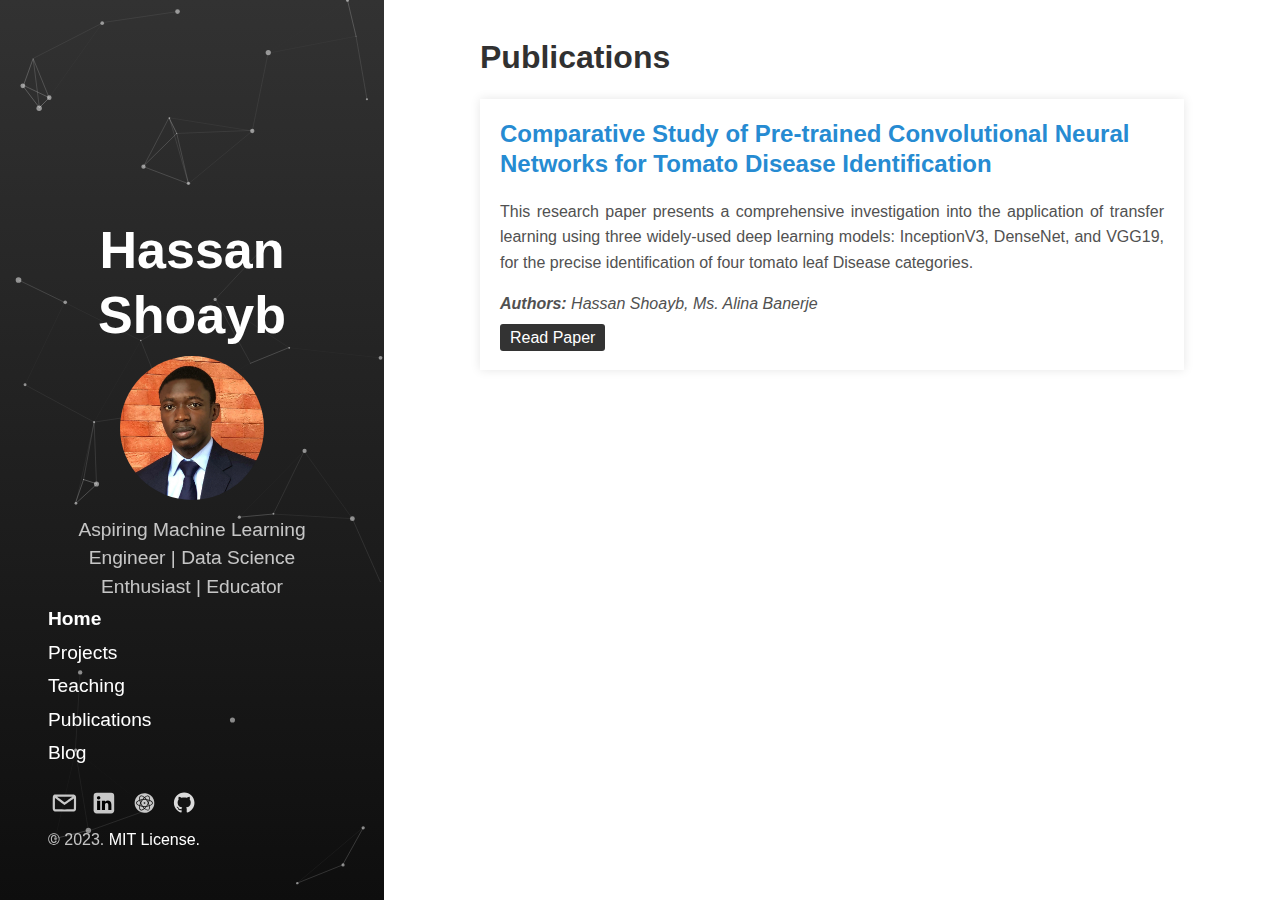
<file: publications.html>
<!DOCTYPE html>
<html lang="en-us">

  <head>
  <link href="http://gmpg.org/xfn/11" rel="profile">
  <meta http-equiv="X-UA-Compatible" content="IE=edge">
  <meta http-equiv="content-type" content="text/html; charset=utf-8">

  <!-- Enable responsiveness on mobile devices-->
  <meta name="viewport" content="width=device-width, initial-scale=1.0, maximum-scale=1">
  <meta name="keywords" content="Hassan Shoayb, machine learning, deep learning, artificial intelligence, ">
  <meta name="author" content="Hassan Shoayb">

  <!-- OG Meta Tags to improve the way the post looks when you share the page on LinkedIn, Facebook, Google+ -->
  <meta property="og:site_name" content="Hassan Shoayb"> <!-- website name -->
  <meta property="og:title" content="Hassan Shoayb"> <!-- title shown in the actual shared post -->
  <meta property="og:description" content=""> <!-- description shown in the actual shared post -->
  <meta property="og:type" content="article">

  <meta name="twitter:description" content="">

  <title>
    
      Hassan Shoayb
    
  </title>

  <!-- Global site tag (gtag.js) - Google Analytics -->
<script async src="https://www.googletagmanager.com/gtag/js?id=UA-28199335-2"></script>
<script>
  window.dataLayer = window.dataLayer || [];
  function gtag(){dataLayer.push(arguments);}
  gtag('js', new Date());

  gtag('config', 'UA-28199335-2');
</script>
<!-- Global site tag (gtag.js) - Google Analytics -->


  <!-- CSS -->
  <link rel="stylesheet" href="../css/css-main.css">
  <!-- <link rel="stylesheet" href="./assets/css/main.css?v=1" /> -->
  

<link rel="stylesheet" href="https://fonts.googleapis.com/css?family=Abril+Fatface">

  <!-- Icons -->
  <link rel="apple-touch-icon-precomposed" sizes="144x144" href="./images/Hassan Shoayb.jpeg">
<link rel="shortcut icon" href="./images/Hassan Shoayb.jpeg">

  <!-- RSS -->
  <link rel="alternate" type="application/rss+xml" title="RSS" href="/feed.xml">

  <!-- Additional head bits without overriding original head -->
</head>


  <body class="index home">

    
<div id="sidebar">
  <header>
    <h1 class="site-title">
        
        Hassan Shoayb
    </h1>
    <p class="lead"><img style="display: block;margin-left: auto;margin-right: auto;border-radius: 50%;height: 50%;width: 50%;" src="../images/Hassan Shoayb.jpeg" alt="Hassan Shoayb"></p><div style="text-align: center; font-size:1.2em">Aspiring Machine Learning Engineer | Data Science Enthusiast | Educator</div>
  </header>
  <nav id="sidebar-nav-links">
  
    <a class="home-link  active" href="../index.html">Home</a>
    
      <a class="page-link " href="../projects.html">Projects</a>

      <a class="page-link " href="../teaching.html">Teaching</a>
      
      <a class="page-link " href="../publications.html">Publications</a>

      <a class="page-link " href="../blog.html">Blog</a>
</nav>

  <nav id="sidebar-icon-links">
  <!--  -->

  <a id="email-link" class="icon" title="Contact Email" arida-label="Contact Email" href="mailto:engrshoayb@gmail.com">
      <?xml version="1.0" encoding="UTF-8" standalone="no"?>
<svg xmlns:dc="http://purl.org/dc/elements/1.1/" xmlns:cc="http://creativecommons.org/ns#" xmlns:rdf="http://www.w3.org/1999/02/22-rdf-syntax-ns#" xmlns:svg="http://www.w3.org/2000/svg" xmlns="http://www.w3.org/2000/svg" xmlns:sodipodi="http://sodipodi.sourceforge.net/DTD/sodipodi-0.dtd" xmlns:inkscape="http://www.inkscape.org/namespaces/inkscape" version="1.1" viewbox="0 0 24 28" height="24" width="28" id="svg6992" inkscape:version="0.92.2 (unknown)" sodipodi:docname="email.svg">
  <metadata id="metadata7000">
    <rdf>
      <work rdf:about="">
        <type rdf:resource="http://purl.org/dc/dcmitype/StillImage"></type>
        <title></title>
      </work>
    </rdf>
  </metadata>
  <defs id="defs6998">
    <lineargradient id="linearGradient3003" y2="425.39999" gradientunits="userSpaceOnUse" x2="-395.85001" gradienttransform="matrix(-0.06039804,0,0,0.0604041,-17.686145,-17.150636)" y1="274.70999" x1="-344.14999">
      <stop stop-color="#FFF" offset="0" id="stop7059"></stop>
      <stop stop-color="#FFF" stop-opacity="0" offset="1" id="stop7061"></stop>
    </lineargradient>
  </defs>
  <namedview pagecolor="#ffffff" bordercolor="#666666" borderopacity="1" objecttolerance="10" gridtolerance="10" guidetolerance="10" inkscape:pageopacity="0" inkscape:pageshadow="2" inkscape:window-width="1225" inkscape:window-height="511" id="namedview6996" showgrid="false" inkscape:zoom="3.7891032" inkscape:cx="-1.9092664" inkscape:cy="7.3635528" inkscape:window-x="67" inkscape:window-y="34" inkscape:window-maximized="0" inkscape:current-layer="svg6992"></namedview>
  <path d="m 58.066174,1.1586087 c 6.625,0 12,5.375 12,12.0000003 0,5.297 -3.437,9.797 -8.203,11.391 -0.609,0.109 -0.828,-0.266 -0.828,-0.578 0,-0.391 0.016,-1.687 0.016,-3.297 0,-1.125 -0.375,-1.844 -0.812,-2.219 2.672,-0.297 5.484,-1.313 5.484,-5.922 0,-1.313 -0.469,-2.375 -1.234,-3.2190003 0.125,-0.313 0.531,-1.531 -0.125,-3.187 -1,-0.313 -3.297,1.234 -3.297,1.234 -0.953,-0.266 -1.984,-0.406 -3,-0.406 -1.016,0 -2.047,0.141 -2.999999,0.406 0,0 -2.297,-1.547 -3.297,-1.234 -0.656,1.656 -0.25,2.875 -0.125,3.187 -0.766,0.8440003 -1.234,1.9060003 -1.234,3.2190003 0,4.594 2.797,5.625 5.468999,5.922 -0.343999,0.313 -0.655999,0.844 -0.765999,1.609 -0.688,0.313 -2.438,0.844 -3.484,-1 -0.656,-1.141 -1.844,-1.234 -1.844,-1.234 -1.172,-0.016 -0.078,0.734 -0.078,0.734 0.781,0.359 1.328,1.75 1.328,1.75 0.703,2.141 4.047,1.422 4.047,1.422 0,1 0.016,1.937 0.016,2.234 0,0.313 -0.219,0.688 -0.828,0.578 -4.766,-1.594 -8.203,-6.094 -8.203,-11.391 0,-6.6250003 5.375,-12.0000003 11.999999,-12.0000003 z M 50.613175,18.392609 c 0.031,-0.063 -0.016,-0.141 -0.109,-0.187 -0.094,-0.031 -0.172,-0.016 -0.203,0.031 -0.031,0.063 0.016,0.141 0.109,0.187 0.078,0.047 0.172,0.031 0.203,-0.031 z m 0.484,0.532 c 0.063,-0.047 0.047,-0.156 -0.031,-0.25 -0.078,-0.078 -0.187,-0.109 -0.25,-0.047 -0.063,0.047 -0.047,0.156 0.031,0.25 0.078,0.078 0.187,0.109 0.25,0.047 z m 0.469,0.703 c 0.078,-0.063 0.078,-0.187 0,-0.297 -0.063,-0.109 -0.187,-0.156 -0.266,-0.094 -0.078,0.047 -0.078,0.172 0,0.281 0.078,0.109 0.203,0.156 0.266,0.109 z m 0.656,0.656 c 0.063,-0.063 0.031,-0.203 -0.063,-0.297 -0.109,-0.109 -0.25,-0.125 -0.313,-0.047 -0.078,0.063 -0.047,0.203 0.063,0.297 0.109,0.109 0.25,0.125 0.313,0.047 z m 0.891,0.391 c 0.031,-0.094 -0.063,-0.203 -0.203,-0.25 -0.125,-0.031 -0.266,0.016 -0.297,0.109 -0.031,0.093 0.063,0.203 0.203,0.234 0.125,0.047 0.266,0 0.297,-0.094 z m 0.984,0.078 c 0,-0.109 -0.125,-0.187 -0.266,-0.172 -0.141,0 -0.25,0.078 -0.25,0.172 0,0.109 0.109,0.187 0.266,0.172 0.141,0 0.25,-0.078 0.25,-0.172 z m 0.906,-0.156 c -0.016,-0.094 -0.141,-0.156 -0.281,-0.141 -0.141,0.031 -0.234,0.125 -0.219,0.234 0.016,0.094 0.141,0.156 0.281,0.125 0.14,-0.031 0.234,-0.125 0.219,-0.219 z" id="path6994" inkscape:connector-curvature="0"></path>
  <rect rx="3.6238682" ry="3.6242309" height="23.998333" width="23.998333" y="-34.214378" x="-79.612106" id="rect7063" style="fill:#c8c8c8;fill-opacity:1" transform="scale(-1,1)"></rect>
  <g id="g7682" style="fill:#000000;fill-opacity:1" transform="translate(55.519638,-36.121908)">
    <path style="fill:#000000;fill-opacity:1" inkscape:connector-curvature="0" id="path7067" d="M 7.7726437,22.048789 V 11.142382 H 4.1479347 V 22.048789 Z M 5.9607697,9.6524201 c 1.263992,0 2.050777,-0.8375033 2.050777,-1.8840616 -0.02356,-1.0701834 -0.786737,-1.8844234 -2.026779,-1.8844234 -1.239874,0 -2.050657,0.8142517 -2.050657,1.8844234 0,1.0466283 0.786581,1.8840616 2.00302,1.8840616 h 0.02356 z"></path>
    <path style="fill:#000000;fill-opacity:1" inkscape:connector-curvature="0" id="path7069" d="m 9.7789037,22.048789 h 3.6247093 v -6.090665 c 0,-0.325967 0.02356,-0.651595 0.11927,-0.884602 0.262038,-0.651268 0.858444,-1.325799 1.85975,-1.325799 1.31163,0 1.836353,1.000148 1.836353,2.466309 v 5.834698 h 3.624468 v -6.253624 c 0,-3.350024 -1.788235,-4.908749 -4.173071,-4.908749 -1.955383,0 -2.813923,1.093097 -3.290891,1.837617 h 0.0242 V 11.142207 H 9.7789827 c 0.04756,1.023388 0,10.906407 0,10.906407 z"></path>
  </g>
  <g style="fill:#ffffff;fill-opacity:1;stroke:none" id="g4" transform="matrix(0.15555555,0,0,-0.15555555,-1028.9604,741.51179)">
    <path style="fill:#ffffff;fill-opacity:1" id="path2" d="M 1195,9129 C 685,9064 242,8701 74,8208 3,7999 9,8308 4,4630 2,2360 4,1285 11,1220 37,983 127,752 268,560 334,469 472,331 558,270 702,167 892,80 1069,38 1154,18 1186,17 3330,9 4526,4 6882,1 8565,3 l 3060,3 85,21 c 137,34 207,60 335,123 409,202 684,594 744,1059 8,59 11,1079 11,3445 -1,2774 -3,3371 -14,3416 -42,173 -109,327 -202,467 -71,107 -203,246 -313,329 -88,67 -300,177 -399,208 -30,10 -95,27 -145,39 l -92,22 -5185,1 c -2961,1 -5215,-2 -5255,-7 z M 9040,5964 C 7362,4286 6569,3499 6535,3479 c -69,-40 -150,-41 -217,-1 -29,17 -948,928 -2507,2485 L 1350,8420 h 5072 5073 z m 3070,-1326 -5,-3423 -22,-77 c -58,-204 -153,-318 -326,-391 l -72,-30 -1727,1734 -1727,1734 1937,1938 c 1065,1065 1939,1937 1942,1937 3,0 3,-1540 0,-3422 z M 2680,6125 4585,4220 2838,2473 1091,726 l -62,29 c -123,59 -208,173 -246,330 -16,65 -18,301 -20,3508 -2,1890 0,3437 4,3437 5,0 865,-857 1913,-1905 z M 5685,3125 c 451,-455 620,-619 649,-631 50,-20 133,-20 182,1 28,11 207,184 634,610 l 595,595 1503,-1503 c 826,-826 1502,-1504 1502,-1507 0,-3 -1964,-5 -4365,-5 -2401,0 -4365,2 -4365,5 0,6 3043,3050 3050,3050 3,0 280,-276 615,-615 z" inkscape:connector-curvature="0"></path>
  </g>
  <g style="fill:#ffffff;fill-opacity:1;stroke:none" id="g4-6" transform="matrix(0.15555555,0,0,-0.15555555,-1035.0605,740.88074)">
    <path style="fill:#ffffff;fill-opacity:1" id="path2-0" d="M 1195,9129 C 685,9064 242,8701 74,8208 3,7999 9,8308 4,4630 2,2360 4,1285 11,1220 37,983 127,752 268,560 334,469 472,331 558,270 702,167 892,80 1069,38 1154,18 1186,17 3330,9 4526,4 6882,1 8565,3 l 3060,3 85,21 c 137,34 207,60 335,123 409,202 684,594 744,1059 8,59 11,1079 11,3445 -1,2774 -3,3371 -14,3416 -42,173 -109,327 -202,467 -71,107 -203,246 -313,329 -88,67 -300,177 -399,208 -30,10 -95,27 -145,39 l -92,22 -5185,1 c -2961,1 -5215,-2 -5255,-7 z M 9040,5964 C 7362,4286 6569,3499 6535,3479 c -69,-40 -150,-41 -217,-1 -29,17 -948,928 -2507,2485 L 1350,8420 h 5072 5073 z m 3070,-1326 -5,-3423 -22,-77 c -58,-204 -153,-318 -326,-391 l -72,-30 -1727,1734 -1727,1734 1937,1938 c 1065,1065 1939,1937 1942,1937 3,0 3,-1540 0,-3422 z M 2680,6125 4585,4220 2838,2473 1091,726 l -62,29 c -123,59 -208,173 -246,330 -16,65 -18,301 -20,3508 -2,1890 0,3437 4,3437 5,0 865,-857 1913,-1905 z M 5685,3125 c 451,-455 620,-619 649,-631 50,-20 133,-20 182,1 28,11 207,184 634,610 l 595,595 1503,-1503 c 826,-826 1502,-1504 1502,-1507 0,-3 -1964,-5 -4365,-5 -2401,0 -4365,2 -4365,5 0,6 3043,3050 3050,3050 3,0 280,-276 615,-615 z" inkscape:connector-curvature="0"></path>
  </g>
  <path inkscape:connector-curvature="0" id="path910" d="m 1.3684487,23.910822 c -1.24333699,-0.334397 -2.19327013,-1.366163 -2.4180281,-2.62633 -0.116335,-0.65226 -0.116335,-13.8656761 0,-14.5179361 0.20661797,-1.158465 1.04217411,-2.136788 2.1790711,-2.5514 l 0.377033,-0.137499 h 11.0209603 11.02096 l 0.398925,0.159696 c 1.104377,0.442101 1.897327,1.397492 2.099174,2.529203 0.117309,0.657725 0.116241,13.8661191 -0.0012,14.5247011 -0.181304,1.016939 -0.845606,1.898172 -1.775467,2.355259 -0.26919,0.132325 -0.630037,0.26653 -0.80188,0.298234 C 23.26774,23.9817 19.300134,24.00102 12.418035,23.99858 3.2391276,23.99528 1.6352137,23.98258 1.3684247,23.91082 Z M 23.17331,21.362182 c 0.09359,-0.04839 0.216274,-0.17238 0.272644,-0.275524 0.09584,-0.175368 0.1035,-0.580512 0.118044,-6.24511 0.0086,-3.344512 -0.0069,-6.0799991 -0.03451,-6.1076391 -0.04643,-0.04643 -1.143075,0.7214173 -8.275766,5.7945081 -1.403723,0.99839 -2.594667,1.815717 -2.646543,1.816282 -0.05188,5.8e-4 -2.557694,-1.864544 -5.5684854,-4.144686 -3.01079,-2.2801422 -5.5002669,-4.1377561 -5.5321699,-4.1280291 -0.03808,0.01161 -0.06341,2.1877861 -0.07374,6.3354051 -0.01747,7.015836 -0.03401,6.69369 0.3559329,6.931466 0.177272,0.108095 0.446231,0.110888 10.6981404,0.1111 9.286808,1.74e-4 10.536189,-0.01007 10.686448,-0.08777 z M 15.893869,10.948999 c 1.7216,-1.2230924 3.769688,-2.6772991 4.551306,-3.2315711 0.781618,-0.554272 1.429825,-1.032243 1.440459,-1.062159 0.01198,-0.0337 -3.393321,-0.05439 -8.952114,-0.05439 -5.5421214,0 -8.9640574,0.02074 -8.9521124,0.05425 0.04066,0.114078 8.6083484,6.5580501 8.6931814,6.5383571 0.049,-0.01138 1.49768,-1.021394 3.21928,-2.244484 z" style="fill:#c8c8c8;stroke-width:1;fill-opacity:1"></path>
</svg>

  </a>

  <a id="linkedin-link" class="icon" title="LinkedIn Profile" arida-label="LinkedIn Profile" href="https://www.linkedin.com/in/Hassan-Shoayb/">
    <?xml version="1.0" encoding="UTF-8" standalone="no"?>
<svg xmlns:dc="http://purl.org/dc/elements/1.1/" xmlns:cc="http://creativecommons.org/ns#" xmlns:rdf="http://www.w3.org/1999/02/22-rdf-syntax-ns#" xmlns:svg="http://www.w3.org/2000/svg" xmlns="http://www.w3.org/2000/svg" xmlns:sodipodi="http://sodipodi.sourceforge.net/DTD/sodipodi-0.dtd" xmlns:inkscape="http://www.inkscape.org/namespaces/inkscape" version="1.1" viewbox="0 0 24 28" height="24" width="28" id="svg6992" inkscape:version="0.91 r13725" sodipodi:docname="linkedin.svg">
  <metadata id="metadata7000">
    <rdf>
      <work rdf:about="">
        <format>image/svg+xml</format>
        <type rdf:resource="http://purl.org/dc/dcmitype/StillImage"></type>
        <title></title>
      </work>
    </rdf>
  </metadata>
  <defs id="defs6998">
    <lineargradient id="linearGradient3003" y2="425.39999" gradientunits="userSpaceOnUse" x2="-395.85001" gradienttransform="matrix(-0.06039804,0,0,0.0604041,-17.686145,-17.150636)" y1="274.70999" x1="-344.14999">
      <stop stop-color="#FFF" offset="0" id="stop7059"></stop>
      <stop stop-color="#FFF" stop-opacity="0" offset="1" id="stop7061"></stop>
    </lineargradient>
  </defs>
  <namedview pagecolor="#ffffff" bordercolor="#666666" borderopacity="1" objecttolerance="10" gridtolerance="10" guidetolerance="10" inkscape:pageopacity="0" inkscape:pageshadow="2" inkscape:window-width="987" inkscape:window-height="511" id="namedview6996" showgrid="false" inkscape:zoom="5.5463688" inkscape:cx="7.5009449" inkscape:cy="9.1402347" inkscape:window-x="0" inkscape:window-y="0" inkscape:window-maximized="0" inkscape:current-layer="svg6992"></namedview>
  <path d="m 58.066174,1.1586087 c 6.625,0 12,5.375 12,12.0000003 0,5.297 -3.437,9.797 -8.203,11.391 -0.609,0.109 -0.828,-0.266 -0.828,-0.578 0,-0.391 0.016,-1.687 0.016,-3.297 0,-1.125 -0.375,-1.844 -0.812,-2.219 2.672,-0.297 5.484,-1.313 5.484,-5.922 0,-1.313 -0.469,-2.375 -1.234,-3.2190003 0.125,-0.313 0.531,-1.531 -0.125,-3.187 -1,-0.313 -3.297,1.234 -3.297,1.234 -0.953,-0.266 -1.984,-0.406 -3,-0.406 -1.016,0 -2.047,0.141 -2.999999,0.406 0,0 -2.297,-1.547 -3.297,-1.234 -0.656,1.656 -0.25,2.875 -0.125,3.187 -0.766,0.8440003 -1.234,1.9060003 -1.234,3.2190003 0,4.594 2.797,5.625 5.468999,5.922 -0.343999,0.313 -0.655999,0.844 -0.765999,1.609 -0.688,0.313 -2.438,0.844 -3.484,-1 -0.656,-1.141 -1.844,-1.234 -1.844,-1.234 -1.172,-0.016 -0.078,0.734 -0.078,0.734 0.781,0.359 1.328,1.75 1.328,1.75 0.703,2.141 4.047,1.422 4.047,1.422 0,1 0.016,1.937 0.016,2.234 0,0.313 -0.219,0.688 -0.828,0.578 -4.766,-1.594 -8.203,-6.094 -8.203,-11.391 0,-6.6250003 5.375,-12.0000003 11.999999,-12.0000003 z M 50.613175,18.392609 c 0.031,-0.063 -0.016,-0.141 -0.109,-0.187 -0.094,-0.031 -0.172,-0.016 -0.203,0.031 -0.031,0.063 0.016,0.141 0.109,0.187 0.078,0.047 0.172,0.031 0.203,-0.031 z m 0.484,0.532 c 0.063,-0.047 0.047,-0.156 -0.031,-0.25 -0.078,-0.078 -0.187,-0.109 -0.25,-0.047 -0.063,0.047 -0.047,0.156 0.031,0.25 0.078,0.078 0.187,0.109 0.25,0.047 z m 0.469,0.703 c 0.078,-0.063 0.078,-0.187 0,-0.297 -0.063,-0.109 -0.187,-0.156 -0.266,-0.094 -0.078,0.047 -0.078,0.172 0,0.281 0.078,0.109 0.203,0.156 0.266,0.109 z m 0.656,0.656 c 0.063,-0.063 0.031,-0.203 -0.063,-0.297 -0.109,-0.109 -0.25,-0.125 -0.313,-0.047 -0.078,0.063 -0.047,0.203 0.063,0.297 0.109,0.109 0.25,0.125 0.313,0.047 z m 0.891,0.391 c 0.031,-0.094 -0.063,-0.203 -0.203,-0.25 -0.125,-0.031 -0.266,0.016 -0.297,0.109 -0.031,0.093 0.063,0.203 0.203,0.234 0.125,0.047 0.266,0 0.297,-0.094 z m 0.984,0.078 c 0,-0.109 -0.125,-0.187 -0.266,-0.172 -0.141,0 -0.25,0.078 -0.25,0.172 0,0.109 0.109,0.187 0.266,0.172 0.141,0 0.25,-0.078 0.25,-0.172 z m 0.906,-0.156 c -0.016,-0.094 -0.141,-0.156 -0.281,-0.141 -0.141,0.031 -0.234,0.125 -0.219,0.234 0.016,0.094 0.141,0.156 0.281,0.125 0.14,-0.031 0.234,-0.125 0.219,-0.219 z" id="path6994" inkscape:connector-curvature="0"></path>
  <rect rx="3.6238682" ry="3.6242309" height="23.998333" width="23.998333" y="2.1178775" x="-23.882124" id="rect7063" style="fill:#c8c8c8;fill-opacity:1" transform="scale(-1,1)"></rect>
  <g id="g7682" style="fill:#000000;fill-opacity:1" transform="translate(-0.21034783,0.2103476)">
    <path style="fill:#000000;fill-opacity:1" inkscape:connector-curvature="0" id="path7067" d="m 7.7726437,22.048789 0,-10.906407 -3.624709,0 0,10.906407 3.624709,0 z M 5.9607697,9.6524201 c 1.263992,0 2.050777,-0.8375033 2.050777,-1.8840616 -0.02356,-1.0701834 -0.786737,-1.8844234 -2.026779,-1.8844234 -1.239874,0 -2.050657,0.8142517 -2.050657,1.8844234 0,1.0466283 0.786581,1.8840616 2.00302,1.8840616 l 0.02356,0 z"></path>
    <path style="fill:#000000;fill-opacity:1" inkscape:connector-curvature="0" id="path7069" d="m 9.7789037,22.048789 3.6247093,0 0,-6.090665 c 0,-0.325967 0.02356,-0.651595 0.11927,-0.884602 0.262038,-0.651268 0.858444,-1.325799 1.85975,-1.325799 1.31163,0 1.836353,1.000148 1.836353,2.466309 l 0,5.834698 3.624468,0 0,-6.253624 c 0,-3.350024 -1.788235,-4.908749 -4.173071,-4.908749 -1.955383,0 -2.813923,1.093097 -3.290891,1.837617 l 0.0242,0 0,-1.581767 -3.6247093,0 c 0.04756,1.023388 0,10.906407 0,10.906407 z"></path>
  </g>
</svg>

  </a>

  <a id="scholar-link" class="icon" title="Google Scholar Profile" aria-label="Google Scholar Profile" href="https://scholar.google.com/citations?user=PMQtmIwAAAAJ&hl=en">
    <?xml version="1.0" encoding="UTF-8" standalone="no"?>
<svg xmlns:dc="http://purl.org/dc/elements/1.1/" xmlns:cc="http://creativecommons.org/ns#" xmlns:rdf="http://www.w3.org/1999/02/22-rdf-syntax-ns#" xmlns:svg="http://www.w3.org/2000/svg" xmlns="http://www.w3.org/2000/svg" xmlns:sodipodi="http://sodipodi.sourceforge.net/DTD/sodipodi-0.dtd" xmlns:inkscape="http://www.inkscape.org/namespaces/inkscape" version="1.1" viewbox="0 0 24 28" height="24" width="28" id="svg6992" inkscape:version="0.91 r13725" sodipodi:docname="scholar.svg">
  <metadata id="metadata7000">
    <rdf>
      <work rdf:about="">
        <format>image/svg+xml</format>
        <type rdf:resource="http://purl.org/dc/dcmitype/StillImage"></type>
        <title></title>
      </work>
    </rdf>
  </metadata>
  <defs id="defs6998">
    <lineargradient id="linearGradient3003" y2="425.39999" gradientunits="userSpaceOnUse" x2="-395.85001" gradienttransform="matrix(-0.06039804,0,0,0.0604041,-17.686145,-17.150636)" y1="274.70999" x1="-344.14999">
      <stop stop-color="#FFF" offset="0" id="stop7059"></stop>
      <stop stop-color="#FFF" stop-opacity="0" offset="1" id="stop7061"></stop>
    </lineargradient>
  </defs>
  <namedview pagecolor="#ffffff" bordercolor="#666666" borderopacity="1" objecttolerance="10" gridtolerance="10" guidetolerance="10" inkscape:pageopacity="0" inkscape:pageshadow="2" inkscape:window-width="987" inkscape:window-height="511" id="namedview6996" showgrid="false" inkscape:zoom="4.5407918" inkscape:cx="23.59207" inkscape:cy="-1.1007363" inkscape:window-x="0" inkscape:window-y="0" inkscape:window-maximized="0" inkscape:current-layer="svg6992"></namedview>
  <path d="m 58.066174,1.1586087 c 6.625,0 12,5.375 12,12.0000003 0,5.297 -3.437,9.797 -8.203,11.391 -0.609,0.109 -0.828,-0.266 -0.828,-0.578 0,-0.391 0.016,-1.687 0.016,-3.297 0,-1.125 -0.375,-1.844 -0.812,-2.219 2.672,-0.297 5.484,-1.313 5.484,-5.922 0,-1.313 -0.469,-2.375 -1.234,-3.2190003 0.125,-0.313 0.531,-1.531 -0.125,-3.187 -1,-0.313 -3.297,1.234 -3.297,1.234 -0.953,-0.266 -1.984,-0.406 -3,-0.406 -1.016,0 -2.047,0.141 -2.999999,0.406 0,0 -2.297,-1.547 -3.297,-1.234 -0.656,1.656 -0.25,2.875 -0.125,3.187 -0.766,0.8440003 -1.234,1.9060003 -1.234,3.2190003 0,4.594 2.797,5.625 5.468999,5.922 -0.343999,0.313 -0.655999,0.844 -0.765999,1.609 -0.688,0.313 -2.438,0.844 -3.484,-1 -0.656,-1.141 -1.844,-1.234 -1.844,-1.234 -1.172,-0.016 -0.078,0.734 -0.078,0.734 0.781,0.359 1.328,1.75 1.328,1.75 0.703,2.141 4.047,1.422 4.047,1.422 0,1 0.016,1.937 0.016,2.234 0,0.313 -0.219,0.688 -0.828,0.578 -4.766,-1.594 -8.203,-6.094 -8.203,-11.391 0,-6.6250003 5.375,-12.0000003 11.999999,-12.0000003 z M 50.613175,18.392609 c 0.031,-0.063 -0.016,-0.141 -0.109,-0.187 -0.094,-0.031 -0.172,-0.016 -0.203,0.031 -0.031,0.063 0.016,0.141 0.109,0.187 0.078,0.047 0.172,0.031 0.203,-0.031 z m 0.484,0.532 c 0.063,-0.047 0.047,-0.156 -0.031,-0.25 -0.078,-0.078 -0.187,-0.109 -0.25,-0.047 -0.063,0.047 -0.047,0.156 0.031,0.25 0.078,0.078 0.187,0.109 0.25,0.047 z m 0.469,0.703 c 0.078,-0.063 0.078,-0.187 0,-0.297 -0.063,-0.109 -0.187,-0.156 -0.266,-0.094 -0.078,0.047 -0.078,0.172 0,0.281 0.078,0.109 0.203,0.156 0.266,0.109 z m 0.656,0.656 c 0.063,-0.063 0.031,-0.203 -0.063,-0.297 -0.109,-0.109 -0.25,-0.125 -0.313,-0.047 -0.078,0.063 -0.047,0.203 0.063,0.297 0.109,0.109 0.25,0.125 0.313,0.047 z m 0.891,0.391 c 0.031,-0.094 -0.063,-0.203 -0.203,-0.25 -0.125,-0.031 -0.266,0.016 -0.297,0.109 -0.031,0.093 0.063,0.203 0.203,0.234 0.125,0.047 0.266,0 0.297,-0.094 z m 0.984,0.078 c 0,-0.109 -0.125,-0.187 -0.266,-0.172 -0.141,0 -0.25,0.078 -0.25,0.172 0,0.109 0.109,0.187 0.266,0.172 0.141,0 0.25,-0.078 0.25,-0.172 z m 0.906,-0.156 c -0.016,-0.094 -0.141,-0.156 -0.281,-0.141 -0.141,0.031 -0.234,0.125 -0.219,0.234 0.016,0.094 0.141,0.156 0.281,0.125 0.14,-0.031 0.234,-0.125 0.219,-0.219 z" id="path6994" inkscape:connector-curvature="0"></path>
  <g id="g7786" transform="translate(-36.600523,30.290088)">
    <rect transform="scale(-1,1)" style="fill:#c8c8c8;fill-opacity:1" id="rect7063" x="-23.882124" y="2.1178775" width="23.998333" height="23.998333" ry="3.6242309" rx="3.6238682"></rect>
    <g transform="translate(-0.21034783,0.2103476)" style="fill:#000000;fill-opacity:1" id="g7682">
      <path d="m 7.7726437,22.048789 0,-10.906407 -3.624709,0 0,10.906407 3.624709,0 z M 5.9607697,9.6524201 c 1.263992,0 2.050777,-0.8375033 2.050777,-1.8840616 -0.02356,-1.0701834 -0.786737,-1.8844234 -2.026779,-1.8844234 -1.239874,0 -2.050657,0.8142517 -2.050657,1.8844234 0,1.0466283 0.786581,1.8840616 2.00302,1.8840616 l 0.02356,0 z" id="path7067" inkscape:connector-curvature="0" style="fill:#000000;fill-opacity:1"></path>
      <path d="m 9.7789037,22.048789 3.6247093,0 0,-6.090665 c 0,-0.325967 0.02356,-0.651595 0.11927,-0.884602 0.262038,-0.651268 0.858444,-1.325799 1.85975,-1.325799 1.31163,0 1.836353,1.000148 1.836353,2.466309 l 0,5.834698 3.624468,0 0,-6.253624 c 0,-3.350024 -1.788235,-4.908749 -4.173071,-4.908749 -1.955383,0 -2.813923,1.093097 -3.290891,1.837617 l 0.0242,0 0,-1.581767 -3.6247093,0 c 0.04756,1.023388 0,10.906407 0,10.906407 z" id="path7069" inkscape:connector-curvature="0" style="fill:#000000;fill-opacity:1"></path>
    </g>
  </g>
  <path inkscape:connector-curvature="0" id="path7774" d="m 36.705278,44.307273 c -0.753469,0.04037 -1.495029,0.182356 -2.324968,0.445159 -4.248976,1.345454 -7.358608,4.978094 -8.036566,9.388238 -0.03337,0.217076 -0.04504,0.903848 -0.03291,1.936666 0.01792,1.525728 0.02465,1.627091 0.144208,2.174798 0.389851,1.785894 1.246403,3.577937 2.384119,4.987953 0.395385,0.490016 1.183664,1.278295 1.67368,1.67368 1.404039,1.132892 3.214142,1.998063 4.986245,2.383265 0.549141,0.119367 0.652218,0.126171 2.195843,0.144946 1.578165,0.0192 1.636144,0.01666 2.263334,-0.09888 4.762519,-0.877364 8.420863,-4.496885 9.371934,-9.272478 0.119862,-0.601862 0.124766,-0.686395 0.125663,-2.166302 7.51e-4,-1.24006 -0.01437,-1.626346 -0.07764,-1.983333 -0.429399,-2.422828 -1.534129,-4.545909 -3.267251,-6.27903 -1.726988,-1.726989 -3.926181,-2.872424 -6.255697,-3.258239 -0.512156,-0.08482 -2.220034,-0.12627 -3.15,-0.07644 z m 1.898524,4.086049 c 0.685109,0.101729 1.220423,0.263843 1.78327,0.540044 0.400342,0.196456 0.547501,0.300357 0.84202,0.594507 0.586636,0.585899 0.799846,1.107193 0.804282,1.966445 0.0028,0.550554 -0.07788,0.934161 -0.289678,1.376667 -0.201762,0.421533 -0.368701,0.592219 -1.147209,1.17296 -0.984026,0.734051 -1.201779,1.016237 -1.201512,1.55704 2.34e-4,0.498905 0.14133,0.684327 1.178164,1.548429 0.511439,0.426236 0.84515,1.119933 0.845778,1.758154 2.33e-4,0.22383 -0.0537,0.500184 -0.193834,0.9935 l -0.194139,0.683418 0.08963,0.153461 c 0.04929,0.0844 0.38327,0.381092 0.742167,0.659308 1.438096,1.114806 1.521502,1.170104 1.618529,1.073077 0.10192,-0.10192 0.06016,-0.521099 -0.08927,-0.896013 l -0.139498,-0.35 -0.04085,-1.610001 c -0.05115,-2.016065 -0.05222,-3.038545 -0.0035,-3.330859 0.05486,-0.329047 0.191516,-0.449141 0.511101,-0.449141 0.294218,0 0.367138,0.05939 0.458354,0.373334 0.07432,0.25577 0.07368,1.564254 -0.0012,2.44511 -0.02813,0.330977 -0.05158,1.055477 -0.05211,1.610001 l -9.66e-4,1.008223 -0.16195,0.466667 c -0.258274,0.744225 -0.21779,0.972985 0.249775,1.411393 l 0.310773,0.291393 -4.153333,-9.94e-4 -4.153334,-9.93e-4 -1.406316,-1.223733 c -0.773477,-0.673053 -1.869467,-1.622733 -2.435537,-2.1104 -0.566069,-0.487667 -1.030476,-0.902417 -1.032016,-0.921667 -0.0015,-0.01925 0.688786,-0.035 1.534056,-0.035 1.725507,0 1.553961,0.0397 1.61302,-0.373334 0.112793,-0.788831 0.40874,-1.423897 0.881562,-1.891721 0.538477,-0.532785 1.19575,-0.787479 2.198562,-0.851945 0.585131,-0.03762 0.557655,-0.0054 0.436637,-0.512032 -0.09523,-0.398702 0.0234,-0.893672 0.341562,-1.425032 0.135413,-0.226154 0.086,-0.264239 -0.344142,-0.265222 -0.171936,-3.73e-4 -0.560436,-0.03287 -0.863334,-0.07216 -1.449287,-0.188028 -2.46571,-0.676956 -3.071456,-1.477455 -0.775095,-1.024295 -0.739967,-2.00395 0.100034,-2.78973 0.985339,-0.921736 2.720683,-1.350378 4.435889,-1.095695 z m -1.077333,0.447473 c -0.771724,0.09903 -1.4748,0.390047 -1.915603,0.792917 -0.550357,0.502995 -0.745703,0.960337 -0.717236,1.679175 0.01607,0.405644 0.0345,0.482426 0.192633,0.802389 0.417857,0.845477 1.447383,1.365427 2.811037,1.41968 0.74349,0.02958 1.169987,-0.06031 1.830633,-0.385832 1.042014,-0.513432 1.542926,-1.37663 1.401952,-2.415917 -0.134802,-0.993785 -1.106629,-1.728588 -2.510049,-1.89786 -0.448826,-0.05413 -0.636316,-0.0532 -1.093367,0.0054 z m 0.514304,7.416005 c -0.715919,0.178975 -1.50779,0.943669 -1.937998,1.871487 -0.238357,0.514058 -0.33083,0.911218 -0.33083,1.420875 0,0.92095 0.367753,1.631754 1.013111,1.958174 0.247621,0.125245 0.311206,0.13669 0.760222,0.13683 0.438937,1.4e-4 0.518992,-0.01342 0.768195,-0.130113 0.605468,-0.283513 1.12928,-0.833962 1.471292,-1.546108 0.563705,-1.17376 0.464676,-2.407942 -0.259649,-3.235955 -0.364078,-0.416195 -0.958775,-0.606579 -1.484343,-0.47519 z" style="fill:#d0d0d0"></path>
  <path inkscape:connector-curvature="0" id="path7824" d="m 12.04765,25.478278 c -2.007976,-0.09455 -3.9564388,-0.713141 -5.6451398,-1.792204 -1.318339,-0.842405 -2.458382,-1.954467 -3.341483,-3.25947 -1.502752,-2.220692 -2.17543101,-4.897365 -1.905687,-7.582976 0.304251,-3.0291805 1.792255,-5.7967458 4.162102,-7.7411678 2.381538,-1.954016 5.4627158,-2.860092 8.5604168,-2.517346 4.213521,0.466206 7.852361,3.261413 9.407355,7.2263453 0.704708,1.7968675 0.942884,3.7596095 0.690915,5.6936265 -0.293235,2.250759 -1.241923,4.340057 -2.761315,6.081251 -0.192545,0.220653 -0.682951,0.717976 -0.916498,0.929427 -1.022582,0.925835 -2.205164,1.662706 -3.482448,2.169931 -1.497566,0.594701 -3.147223,0.86891 -4.768218,0.792583 z m -2.7445078,-2.79142 c 0.554834,-0.07704 1.1755258,-0.308124 1.8184668,-0.677007 0.378439,-0.217128 0.922879,-0.599013 1.292794,-0.906802 0.08541,-0.07107 0.161668,-0.129212 0.169457,-0.129212 0.0078,0 0.09535,0.06649 0.194584,0.147755 1.499417,1.227946 2.95021,1.782686 4.037956,1.543994 0.898507,-0.197165 1.521554,-0.875775 1.800931,-1.961541 0.114215,-0.443883 0.159422,-0.853818 0.159215,-1.44375 -1.89e-4,-0.54104 -0.03891,-0.998654 -0.130699,-1.544665 -0.02012,-0.11967 -0.03123,-0.222929 -0.02469,-0.229466 0.0065,-0.0065 0.123219,-0.0549 0.259294,-0.107472 0.918818,-0.35499 1.617398,-0.739254 2.208867,-1.215018 0.168467,-0.135511 0.486424,-0.449915 0.610461,-0.603637 0.363935,-0.451036 0.567937,-0.931878 0.598718,-1.411201 0.02529,-0.393791 -0.04219,-0.735567 -0.218186,-1.105189 -0.457959,-0.961765 -1.588322,-1.811199 -3.244118,-2.437858 -0.256076,-0.09692 -0.233882,-0.0455 -0.17667,-0.409247 0.228219,-1.4510148 0.133764,-2.6954438 -0.26872,-3.5403188 -0.158366,-0.332436 -0.307545,-0.544318 -0.541681,-0.769366 -0.658829,-0.633254 -1.586406,-0.769949 -2.702512,-0.398262 -0.733163,0.244159 -1.591072,0.750351 -2.391667,1.411155 -0.08823,0.07282 -0.164345,0.13241 -0.169145,0.132413 -0.0048,3e-6 -0.08838,-0.06526 -0.185733,-0.14503 -1.022799,-0.838062 -2.058293,-1.375659 -2.9628318,-1.53821 -0.593995,-0.106744 -1.171324,-0.04393 -1.607825,0.174923 -0.970307,0.486501 -1.476024,1.678227 -1.435293,3.382281 0.01184,0.495249 0.0514,0.9107873 0.132587,1.3927088 0.01824,0.108281 0.03064,0.203891 0.02755,0.212465 -0.0031,0.0086 -0.09889,0.0503 -0.212881,0.09273 -0.446451,0.166156 -0.982993,0.414301 -1.381223,0.6388 -0.226597,0.127743 -0.629502,0.39753 -0.816667,0.546843 -1.097457,0.875515 -1.50617,1.905209 -1.157914,2.917201 0.362621,1.053737 1.506232,1.975982 3.323539,2.68021 0.207428,0.08038 0.247486,0.100667 0.245278,0.124223 -0.0014,0.01548 -0.01969,0.138116 -0.04053,0.272516 -0.09542,0.615373 -0.132334,1.123871 -0.119894,1.651471 0.01243,0.527317 0.06649,0.93702 0.176318,1.336415 0.15933,0.5794 0.399493,1.007722 0.756221,1.348693 0.372011,0.35558 0.790683,0.536745 1.374273,0.594668 0.0994,0.0099 0.444574,-0.0063 0.602368,-0.02821 z m -0.641538,-0.868326 c -0.139727,-0.0205 -0.261486,-0.05696 -0.388755,-0.116408 -0.54175,-0.253074 -0.867685,-0.841596 -0.988886,-1.785579 -0.03582,-0.278997 -0.03594,-1.016985 -2.13e-4,-1.363542 0.02712,-0.263042 0.09167,-0.726877 0.106577,-0.765712 0.0061,-0.01578 0.02022,-0.02195 0.04011,-0.01745 0.01691,0.0038 0.175126,0.04396 0.351584,0.0892 0.572595,0.1468 1.31888,0.287662 2.0125,0.379862 0.152396,0.02026 0.2909798,0.04006 0.3079638,0.04401 0.01741,0.004 0.07748,0.06927 0.137732,0.149572 0.40517,0.53994 0.852916,1.063144 1.402742,1.639143 0.158411,0.165952 0.288021,0.307984 0.288021,0.315627 0,0.0076 -0.08179,0.07821 -0.181759,0.156823 -0.96366,0.757784 -1.8179528,1.180871 -2.5741088,1.274821 -0.141776,0.01762 -0.392148,0.01744 -0.513512,-3.64e-4 z m 7.2652128,-0.0075 c -0.571222,-0.08301 -1.277798,-0.394024 -1.961458,-0.863383 -0.327894,-0.225111 -0.721875,-0.535124 -0.721875,-0.568022 0,-0.01258 0.12317,-0.148157 0.273712,-0.301286 0.487963,-0.49635 0.915571,-0.995899 1.462659,-1.708734 l 0.06658,-0.08675 0.312587,-0.04086 c 0.688086,-0.08995 1.391845,-0.222897 2.026128,-0.382768 0.319698,-0.08058 0.374096,-0.09073 0.387703,-0.07233 0.0087,0.01177 0.03005,0.118424 0.04744,0.237006 0.159066,1.084747 0.127772,1.958934 -0.09412,2.629036 -0.264339,0.798302 -0.755185,1.186599 -1.491375,1.179792 -0.09319,-8.6e-4 -0.231787,-0.01063 -0.307985,-0.0217 z m -3.6183,-2.292095 c -0.389247,-0.39733 -0.989199,-1.089637 -0.964794,-1.11336 0.0062,-0.006 0.181844,-0.0041 0.390385,0.0041 0.374316,0.01485 1.861071,0.006 2.016146,-0.01196 0.06133,-0.0071 0.07656,-0.0047 0.07656,0.01232 0,0.02416 -0.32719,0.418925 -0.589423,0.711163 -0.202149,0.225279 -0.634025,0.671345 -0.649989,0.671345 -0.0059,0 -0.131401,-0.123162 -0.278888,-0.273694 z m -0.763992,-2.002541 c -0.144375,-0.0062 -0.413437,-0.0221 -0.597917,-0.0353 -0.272906,-0.01952 -0.339862,-0.02855 -0.359271,-0.04844 -0.03544,-0.03632 -0.292493,-0.412769 -0.474757,-0.695279 -0.3090488,-0.479027 -0.5610548,-0.902066 -0.8426718,-1.414583 -0.175629,-0.319627 -0.64932,-1.279699 -0.649331,-1.316055 -1.2e-5,-0.03922 0.224829,-0.518493 0.419082,-0.89332 0.400173,-0.77217 0.89598,-1.601807 1.3789838,-2.307464 0.08447,-0.123413 0.162442,-0.231737 0.173266,-0.24072 0.04115,-0.03415 0.670318,-0.0738 1.439267,-0.0907 0.804654,-0.01769 1.979135,0.0143 2.456923,0.06691 0.09967,0.01097 0.073,-0.01925 0.358563,0.406347 0.370555,0.552263 0.692631,1.078979 1.000753,1.636611 0.192698,0.348742 0.683511,1.32517 0.699635,1.391865 0.0073,0.03007 -0.01594,0.09291 -0.102332,0.277083 -0.24324,0.518518 -0.608105,1.205316 -0.909033,1.711107 -0.384096,0.645576 -0.926767,1.470954 -0.977361,1.486525 -0.03906,0.01202 -0.608192,0.05066 -0.979424,0.0665 -0.388981,0.01659 -1.63949,0.01593 -2.034375,-0.0011 z m 1.3125,-2.529536 c 0.205294,-0.05581 0.404358,-0.187947 0.531759,-0.352976 0.400086,-0.518253 0.227203,-1.269049 -0.356759,-1.549335 -0.504847,-0.242314 -1.111456,-0.03981 -1.354284,0.452104 -0.07887,0.159782 -0.11073,0.292688 -0.111088,0.463471 -0.001,0.486979 0.336807,0.902672 0.814916,1.00275 0.119186,0.02495 0.353851,0.01705 0.475456,-0.01601 z m -3.8427078,2.232465 c -0.425417,-0.07409 -0.724895,-0.134903 -1.046457,-0.212513 -0.360105,-0.08691 -0.397293,-0.09923 -0.397293,-0.131578 0,-0.129695 0.54544,-1.743975 0.594825,-1.760437 0.0089,-0.003 0.124318,0.209821 0.256591,0.473171 0.280657,0.558777 0.388967,0.747186 0.732584,1.274347 0.139425,0.2139 0.2535,0.39634 0.2535,0.405424 0,0.02125 0.02133,0.02387 -0.39375,-0.04841 z m 6.7473038,0.05441 c -0.0042,-0.0067 0.07426,-0.136719 0.174265,-0.288876 0.420489,-0.639791 0.550938,-0.864522 0.85685,-1.476128 0.109322,-0.218568 0.204524,-0.397396 0.211559,-0.397396 0.02522,0 0.339487,0.866465 0.467276,1.288311 0.111146,0.366909 0.1404,0.491439 0.118609,0.504906 -0.06446,0.03984 -0.912063,0.225061 -1.437321,0.314093 -0.168438,0.02855 -0.323673,0.05537 -0.344966,0.05961 -0.02129,0.0042 -0.04212,0.0022 -0.04627,-0.0045 z M 6.4403582,16.513223 c -1.470689,-0.591888 -2.400386,-1.349606 -2.641581,-2.152928 -0.03537,-0.117797 -0.03945,-0.154419 -0.03979,-0.357292 -3.44e-4,-0.204288 0.0034,-0.238673 0.03909,-0.357292 0.0892,-0.29666 0.259534,-0.571214 0.527663,-0.850543 0.376784,-0.392521 0.80761,-0.689103 1.487537,-1.024025 0.336485,-0.165748 0.840596,-0.378557 0.89674,-0.378557 0.01864,0 0.03013,0.01466 0.03714,0.0474 0.02817,0.131479 0.196723,0.699715 0.2974,1.002604 0.134637,0.405064 0.260299,0.74226 0.432443,1.160403 0.18181,0.441621 0.176741,0.364719 0.04495,0.681848 -0.263476,0.633992 -0.544068,1.432198 -0.687838,1.956708 -0.09279,0.338507 -0.101484,0.364082 -0.125164,0.368018 -0.01137,0.0019 -0.132229,-0.04146 -0.268584,-0.09634 z m 11.9947918,0.09233 c 0,-0.0043 -0.03015,-0.117523 -0.067,-0.251553 -0.182246,-0.662883 -0.421387,-1.351639 -0.71323,-2.054195 L 17.531,14.001484 17.638533,13.742979 c 0.31724,-0.762635 0.613545,-1.629847 0.781897,-2.288419 0.01134,-0.04436 0.02338,-0.06198 0.04234,-0.06198 0.03041,0 0.416682,0.153116 0.643213,0.254964 1.070158,0.481141 1.848491,1.099085 2.14942,1.706495 0.08141,0.16431 0.118841,0.275751 0.147134,0.437997 0.02781,0.15949 0.02801,0.261464 7.87e-4,0.416863 -0.148906,0.850255 -1.09685,1.66856 -2.664913,2.300466 -0.238687,0.09619 -0.303262,0.11667 -0.303262,0.09619 z M 8.1095072,12.774357 c -0.256293,-0.662942 -0.558468,-1.601514 -0.535163,-1.662246 0.01587,-0.04134 0.827548,-0.224527 1.502066,-0.338989 0.34389,-0.05836 0.331657,-0.05709 0.331657,-0.0344 0,0.0093 -0.10403,0.175035 -0.231178,0.368228 -0.38352,0.582736 -0.554433,0.882445 -0.842747,1.477823 -0.08254,0.170443 -0.156381,0.309896 -0.164096,0.309896 -0.0077,0 -0.03496,-0.05414 -0.06054,-0.120313 z m 8.6423138,-0.357292 c -0.270578,-0.537509 -0.442126,-0.833272 -0.771762,-1.330588 -0.124886,-0.188412 -0.221696,-0.347936 -0.215135,-0.354499 0.02278,-0.02278 0.97311,0.150298 1.430096,0.260453 0.302683,0.07296 0.40888,0.106547 0.40888,0.129312 0,0.03756 -0.148092,0.542578 -0.235513,0.803135 -0.126796,0.377916 -0.348631,0.969792 -0.363477,0.969792 -0.007,0 -0.120858,-0.214922 -0.253089,-0.477605 z M 7.3998622,10.222937 c -0.03191,-0.0403 -0.108018,-0.6305955 -0.136872,-1.0616018 -0.01846,-0.275712 -0.01042,-0.808683 0.01551,-1.028125 0.03977,-0.336601 0.119827,-0.690839 0.204049,-0.902857 0.228577,-0.575409 0.552794,-0.892283 1.050353,-1.026564 0.124093,-0.03349 0.165601,-0.03743 0.393918,-0.0374 0.221526,3e-5 0.279935,0.0052 0.442565,0.03953 0.620958,0.130896 1.3213478,0.470874 2.0293098,0.98505 0.210997,0.153242 0.532291,0.410857 0.532291,0.426793 0,0.0081 -0.130674,0.150312 -0.290388,0.3161 -0.506049,0.525295 -0.941106,1.032804 -1.371026,1.5993493 -0.06695,0.08823 -0.130698,0.167716 -0.141656,0.176636 -0.01096,0.0089 -0.0642,0.02061 -0.118322,0.02597 -0.3898138,0.03862 -1.3052158,0.193151 -1.7880198,0.3018465 -0.254231,0.05723 -0.738714,0.178063 -0.784632,0.195683 -0.01216,0.0047 -0.02885,-1.4e-5 -0.03708,-0.01041 z m 9.9852878,-0.0778 c -0.379355,-0.09716 -0.770583,-0.1819995 -1.170133,-0.2537605 -0.264285,-0.04747 -0.888909,-0.139814 -1.053825,-0.155802 -0.119541,-0.01159 -0.09245,0.01362 -0.366405,-0.3409043 -0.396483,-0.513082 -0.766181,-0.940852 -1.255944,-1.453227 -0.162448,-0.169948 -0.295359,-0.315768 -0.295359,-0.324044 0,-0.01781 0.216879,-0.194929 0.452083,-0.369203 0.776492,-0.575339 1.513933,-0.933201 2.178875,-1.057353 0.202388,-0.03779 0.575936,-0.03468 0.737792,0.0061 0.274251,0.06917 0.502015,0.199316 0.683903,0.390795 0.227702,0.239713 0.383629,0.545833 0.49058,0.963124 0.164192,0.640636 0.175809,1.463827 0.03425,2.4271003 -0.02993,0.2036955 -0.04587,0.2646865 -0.0681,0.2605695 -0.0057,-0.0011 -0.171205,-0.04311 -0.367716,-0.09344 z M 11.352815,9.5912625 c -0.01492,-0.03889 0.57046,-0.7158543 1.018051,-1.1773243 0.106971,-0.110287 0.201697,-0.200521 0.210503,-0.20052 0.06331,7e-6 1.258738,1.3236723 1.241671,1.3748733 -0.0033,0.01004 -0.07231,0.01322 -0.201178,0.0093 -0.324399,-0.0099 -2.161184,-0.0056 -2.212788,0.0053 -0.03575,0.0075 -0.05007,0.0046 -0.05626,-0.01158 z" style="fill:#c8c8c8;fill-opacity:1"></path>
</svg>

  </a>

  <a id="github-link" class="icon" title="Github Project" aria-label="Github Project" href="https://github.com/hassan-shoayb">
    <?xml version="1.0" encoding="UTF-8" standalone="no"?>
<svg xmlns:dc="http://purl.org/dc/elements/1.1/" xmlns:cc="http://creativecommons.org/ns#" xmlns:rdf="http://www.w3.org/1999/02/22-rdf-syntax-ns#" xmlns:svg="http://www.w3.org/2000/svg" xmlns="http://www.w3.org/2000/svg" xmlns:sodipodi="http://sodipodi.sourceforge.net/DTD/sodipodi-0.dtd" xmlns:inkscape="http://www.inkscape.org/namespaces/inkscape" version="1.1" viewbox="0 0 24 28" height="24" width="28" id="svg6992" inkscape:version="0.91 r13725" sodipodi:docname="github.svg">
  <metadata id="metadata7000">
    <rdf>
      <work rdf:about="">
        <format>image/svg+xml</format>
        <type rdf:resource="http://purl.org/dc/dcmitype/StillImage"></type>
      </work>
    </rdf>
  </metadata>
  <defs id="defs6998">
    <lineargradient id="linearGradient3003" y2="425.39999" gradientunits="userSpaceOnUse" x2="-395.85001" gradienttransform="matrix(-0.06039804,0,0,0.0604041,-17.686145,-17.150636)" y1="274.70999" x1="-344.14999">
      <stop stop-color="#FFF" offset="0" id="stop7059"></stop>
      <stop stop-color="#FFF" stop-opacity="0" offset="1" id="stop7061"></stop>
    </lineargradient>
  </defs>
  <namedview pagecolor="#ffffff" bordercolor="#666666" borderopacity="1" objecttolerance="10" gridtolerance="10" guidetolerance="10" inkscape:pageopacity="0" inkscape:pageshadow="2" inkscape:window-width="987" inkscape:window-height="511" id="namedview6996" showgrid="false" inkscape:zoom="5.5463688" inkscape:cx="7.5009449" inkscape:cy="12" inkscape:window-x="0" inkscape:window-y="0" inkscape:window-maximized="0" inkscape:current-layer="svg6992"></namedview>
  <path d="m 12.210347,1.7896522 c 6.625,0 12,5.375 12,11.9999998 0,5.297 -3.437,9.797 -8.203,11.391 -0.609,0.109 -0.828,-0.266 -0.828,-0.578 0,-0.391 0.016,-1.687 0.016,-3.297 0,-1.125 -0.375,-1.844 -0.812,-2.219 2.672,-0.297 5.484,-1.313 5.484,-5.922 0,-1.313 -0.469,-2.375 -1.234,-3.2189998 0.125,-0.313 0.531,-1.531 -0.125,-3.187 -1,-0.313 -3.297,1.234 -3.297,1.234 -0.953,-0.266 -1.984,-0.406 -3,-0.406 -1.016,0 -2.047,0.141 -2.9999996,0.406 0,0 -2.297,-1.547 -3.297,-1.234 -0.656,1.656 -0.25,2.875 -0.125,3.187 -0.766,0.8439998 -1.234,1.9059998 -1.234,3.2189998 0,4.594 2.797,5.625 5.4689996,5.922 -0.3439996,0.313 -0.6559996,0.844 -0.7659996,1.609 -0.688,0.313 -2.438,0.844 -3.484,-1 -0.656,-1.141 -1.844,-1.234 -1.844,-1.234 -1.172,-0.016 -0.078,0.734 -0.078,0.734 0.781,0.359 1.328,1.75 1.328,1.75 0.703,2.141 4.047,1.422 4.047,1.422 0,1 0.016,1.937 0.016,2.234 0,0.313 -0.219,0.688 -0.828,0.578 -4.766,-1.594 -8.20300003,-6.094 -8.20300003,-11.391 0,-6.6249998 5.37500003,-11.9999998 11.99999963,-11.9999998 z M 4.7573474,19.023652 c 0.031,-0.063 -0.016,-0.141 -0.109,-0.187 -0.094,-0.031 -0.172,-0.016 -0.203,0.031 -0.031,0.063 0.016,0.141 0.109,0.187 0.078,0.047 0.172,0.031 0.203,-0.031 z m 0.484,0.532 c 0.063,-0.047 0.047,-0.156 -0.031,-0.25 -0.078,-0.078 -0.187,-0.109 -0.25,-0.047 -0.063,0.047 -0.047,0.156 0.031,0.25 0.078,0.078 0.187,0.109 0.25,0.047 z m 0.469,0.703 c 0.078,-0.063 0.078,-0.187 0,-0.297 -0.063,-0.109 -0.187,-0.156 -0.266,-0.094 -0.078,0.047 -0.078,0.172 0,0.281 0.078,0.109 0.203,0.156 0.266,0.109 z m 0.656,0.656 c 0.063,-0.063 0.031,-0.203 -0.063,-0.297 -0.109,-0.109 -0.25,-0.125 -0.313,-0.047 -0.078,0.063 -0.047,0.203 0.063,0.297 0.109,0.109 0.25,0.125 0.313,0.047 z m 0.891,0.391 c 0.031,-0.094 -0.063,-0.203 -0.203,-0.25 -0.125,-0.031 -0.266,0.016 -0.297,0.109 -0.031,0.093 0.063,0.203 0.203,0.234 0.125,0.047 0.266,0 0.297,-0.094 z m 0.984,0.078 c 0,-0.109 -0.125,-0.187 -0.266,-0.172 -0.141,0 -0.25,0.078 -0.25,0.172 0,0.109 0.109,0.187 0.266,0.172 0.141,0 0.25,-0.078 0.25,-0.172 z m 0.906,-0.156 c -0.016,-0.094 -0.141,-0.156 -0.281,-0.141 -0.141,0.031 -0.234,0.125 -0.219,0.234 0.016,0.094 0.141,0.156 0.281,0.125 0.14,-0.031 0.234,-0.125 0.219,-0.219 z" id="path6994" inkscape:connector-curvature="0"></path>
  <rect rx="3.6238682" ry="3.6242309" height="23.998333" width="23.998333" y="34.090748" x="-24.092472" id="rect7063" style="fill:#c8c8c8;fill-opacity:1" transform="scale(-1,1)"></rect>
  <g id="g7682" style="fill:#000000;fill-opacity:1" transform="translate(0,32.183218)">
    <path style="fill:#000000;fill-opacity:1" inkscape:connector-curvature="0" id="path7067" d="m 7.7726437,22.048789 0,-10.906407 -3.624709,0 0,10.906407 3.624709,0 z M 5.9607697,9.6524201 c 1.263992,0 2.050777,-0.8375033 2.050777,-1.8840616 -0.02356,-1.0701834 -0.786737,-1.8844234 -2.026779,-1.8844234 -1.239874,0 -2.050657,0.8142517 -2.050657,1.8844234 0,1.0466283 0.786581,1.8840616 2.00302,1.8840616 l 0.02356,0 z"></path>
    <path style="fill:#000000;fill-opacity:1" inkscape:connector-curvature="0" id="path7069" d="m 9.7789037,22.048789 3.6247093,0 0,-6.090665 c 0,-0.325967 0.02356,-0.651595 0.11927,-0.884602 0.262038,-0.651268 0.858444,-1.325799 1.85975,-1.325799 1.31163,0 1.836353,1.000148 1.836353,2.466309 l 0,5.834698 3.624468,0 0,-6.253624 c 0,-3.350024 -1.788235,-4.908749 -4.173071,-4.908749 -1.955383,0 -2.813923,1.093097 -3.290891,1.837617 l 0.0242,0 0,-1.581767 -3.6247093,0 c 0.04756,1.023388 0,10.906407 0,10.906407 z"></path>
  </g>
</svg>

  </a>

</nav>

  <p>
  © 2023.
  <a href="LICENSE.html">MIT License.</a>
</p>

</div>


<style>
#particles-js {
    /*position: absolute;
    width: 24rem;*/
    height: 99vh;
}
.pheader {
    position: absolute;
    height: 100vh;
    width: 24rem;
    z-index: -1;
}
</style>
<div class="pheader">
    <div id="particles-js"></div>
</div>
<script src="js/hassan-shoayb.js"></script>
<script>
  particlesJS("particles-js",{
    "particles": {
      "number": {
        "value": 100,
        "density": {
          "enable": true,
          "value_area": 800
        }
      },
      "color": {
        "value": "#ffffff"
      },
      "shape": {
        "type": "circle",
        "stroke": {
          "width": 0,
          "color": "#000000"
        },
        "polygon": {
          "nb_sides": 5
        },
        "image": {
          "src": "img/github.svg",
          "width": 100,
          "height": 100
        }
      },
      "opacity": {
        "value": 0.5,
        "random": false,
        "anim": {
          "enable": false,
          "speed": 1,
          "opacity_min": 0.1,
          "sync": false
        }
      },
      "size": {
        "value": 3,
        "random": true,
        "anim": {
          "enable": false,
          "speed": 40,
          "size_min": 0.1,
          "sync": false
        }
      },
      "line_linked": {
        "enable": true,
        "distance": 100,
        "color": "#ffffff",
        "opacity": 0.3,
        "width": 1
      },
      "move": {
        "enable": true,
        "speed": 3,
        "direction": "none",
        "random": false,
        "straight": false,
        "out_mode": "out",
        "bounce": false,
        "attract": {
          "enable": false,
          "rotateX": 600,
          "rotateY": 1200
        }
      }
    }
  });
</script>

    <main class="container">
      <div class="content">

<style>
  .row_container {
    display: grid;
    grid-template-columns: 1fr 1fr 1fr 1fr; /*fraction*/
    grid-column-gap: 1%;
  }

  .row_section {
    /* border: 1px solid; */
    text-align: center
  }

  @media (max-width: 1000px) {
    .row_container {
      grid-template-columns: none;
    }
  }

    /* Style for the image grid container */
    .image-grid {
      display: grid;
      grid-template-columns: 1fr 1fr; 
      gap: 20px; 
    }

    .image{
        margin-bottom: -100px;
    } 

    .image-grid img {
      max-width: 100%;
      height: auto;
      display: block;
    }

    @media screen and (max-width: 600px) {
      .image-grid {
        grid-template-columns: 1fr; 
      }
    }
</style>

<script>
  function reveal() {
    // document.getElementById("revealButton").style.display = "none";

    var xs = document.getElementsByClassName("hidden");
    for(var i = 7; i >= 0; i--) {
      xs[i].className = "";
    }
  }
</script>

<h1>Publications</h1>

<style>
    .publication {
            background-color: #fff;
            box-shadow: 0 0 10px rgba(0, 0, 0, 0.1);
            padding: 20px;
            margin-bottom: 20px;
        }

        .publication h2 {
            font-size: 24px;
            margin-top: 0;
        }

        .publication p {
            line-height: 1.6;
        }

        .publication .authors {
            font-style: italic;
            margin-top: 10px;
        }

        .publication .link {
            margin-top: 10px;
        }

        .publication .link a {
            text-decoration: none;
            background-color: #333;
            color: #fff;
            padding: 5px 10px;
            border-radius: 3px;
        }

        @media (max-width: 768px) {
            .container {
                padding: 10px;
            }

            .publication {
                padding: 10px;
                margin-bottom: 10px;
            }
        }
</style>

<div class="publication">
        <h2><a href="#">Comparative Study of Pre-trained Convolutional Neural Networks for Tomato Disease Identification</a></h2>
        <p>This research paper presents a comprehensive investigation into the application of transfer learning using three widely-used deep learning models: InceptionV3, DenseNet, and VGG19, for the precise identification of four tomato leaf Disease categories.</p>
        <div class="authors"><b>Authors:</b> Hassan Shoayb, Ms. Alina Banerje</div>
        <div class="link"><a href="#">Read Paper</a></div>
    </div>
</div>

  </body>
</html>
</file>
<file: css/css-main.css>
/* Most of these imports are derived from https://github.com/poole/poole. Designed, built, and released under MIT license by @mdo. */
* { -webkit-box-sizing: border-box; -moz-box-sizing: border-box; box-sizing: border-box; }

html, body { margin: 0; padding: 0; }

html { font-family: Arial; font-size: 1rem; line-height: 1.5; }

@media (min-width: 51rem) { html { font-size: 1rem; } }
x
body { -webkit-text-size-adjust: 100%; -ms-text-size-adjust: 100%; }

main, article, section { display: block; }

a { color: #268bd2; text-decoration: none; }

a:hover, a:focus { text-decoration: underline; }

a strong { color: inherit; }

a.category-link, a.page-link, a.home-link { font-size: 1.2rem; }

img { display: block; max-width: 100%; margin: 0 0 1rem; border-radius: 5px; height: auto; }

table { margin-bottom: 2rem; width: 100%; font-size: 100%; border: 0px solid #e5e5e5; border-collapse: collapse; }

tr { display: block; }

td, th { padding: .25rem .5rem; border: 0px solid #e5e5e5; vertical-align: top; }

th { text-align: left; }

tbody tr:nth-child(odd) td, tbody tr:nth-child(odd) th { background-color: white; }

input[type="text"], input[type="email"], input[type="search"], input[type="submit"], button { padding: 1em 1.5em; border: 1px solid #e5e5e5; border-radius: 300px; }

button, input[type="submit"] { cursor: pointer; background: transparent; border-color: #e5e5e5; color: #268bd2; transition: color 0.6s ease-in-out, border-color 0.6s ease-in-out, background 0.6s ease-in-out; }

button:hover, input[type="submit"]:hover { background: #268bd2; border-color: #268bd2; color: white; box-shadow: 1px 1px 1px rgba(0, 0, 0, 0.16); }

h1, h2, h3, h4, h5, h6, .site-title {font-weight: 600; line-height: 1.25; color: #313131; text-rendering: optimizeLegibility; }

h1 { font-size: 2rem; }

h2 { margin-top: 1rem; font-size: 1.5rem; }

h3 { margin-top: 1.5rem; font-size: 1.25rem; }

h4, h5, h6 { margin-top: 1rem; font-size: 1rem; }

p { margin-top: 0; margin-bottom: 1rem; text-align: justify; }

strong { color: #303030; }

ul, ol, dl { margin-top: 0; margin-bottom: 1rem; }

dt { font-weight: bold; }

dd { margin-bottom: .5rem; }

hr { position: relative; margin: 1.5rem 0; border: 0; border-top: 1px solid #eee; border-bottom: 1px solid #fff; }

abbr { font-size: 85%; font-weight: bold; color: #555; text-transform: uppercase; }

abbr[title] { cursor: help; border-bottom: 1px dotted #e5e5e5; }

blockquote { padding: .5rem 1rem; margin: .8rem 0; color: #7a7a7a; border-left: 0.25rem solid #e5e5e5; }

blockquote p:last-child { margin-bottom: 0; }

@media (min-width: 30em) { blockquote { padding-right: 5rem; padding-left: 1.25rem; }  }

a[href^="#fn:"], a[href^="#fnref:"] { display: inline-block; margin-left: .1rem; font-weight: bold; }

.footnotes { margin-top: 2rem; font-size: 85%; }

.lead { font-size: 1.25rem; font-weight: 300; }

a svg, .icon svg { height: 1em; }

a svg { fill: #268bd2; }

.icon { vertical-align: middle; }

.highlight .hll { background-color: #ffc; }

.highlight .c { color: #999; }

/* Comment */
.highlight .err { color: #a00; background-color: #faa; }

/* Error */
.highlight .k { color: #069; }

/* Keyword */
.highlight .o { color: #555; }

/* Operator */
.highlight .cm { color: #09f; font-style: italic; }

/* Comment.Multiline */
.highlight .cp { color: #099; }

/* Comment.Preproc */
.highlight .c1 { color: #999; }

/* Comment.Single */
.highlight .cs { color: #999; }

/* Comment.Special */
.highlight .gd { background-color: #fcc; border: 1px solid #c00; }

/* Generic.Deleted */
.highlight .ge { font-style: italic; }

/* Generic.Emph */
.highlight .gr { color: #f00; }

/* Generic.Error */
.highlight .gh { color: #030; }

/* Generic.Heading */
.highlight .gi { background-color: #cfc; border: 1px solid #0c0; }

/* Generic.Inserted */
.highlight .go { color: #aaa; }

/* Generic.Output */
.highlight .gp { color: #009; }

/* Generic.Prompt */
/* Generic.Strong */
.highlight .gu { color: #030; }

/* Generic.Subheading */
.highlight .gt { color: #9c6; }

/* Generic.Traceback */
.highlight .kc { color: #069; }

/* Keyword.Constant */
.highlight .kd { color: #069; }

/* Keyword.Declaration */
.highlight .kn { color: #069; }

/* Keyword.Namespace */
.highlight .kp { color: #069; }

/* Keyword.Pseudo */
.highlight .kr { color: #069; }

/* Keyword.Reserved */
.highlight .kt { color: #078; }

/* Keyword.Type */
.highlight .m { color: #f60; }

/* Literal.Number */
.highlight .s { color: #d44950; }

/* Literal.String */
.highlight .na { color: #4f9fcf; }

/* Name.Attribute */
.highlight .nb { color: #366; }

/* Name.Builtin */
.highlight .nc { color: #0a8; }

/* Name.Class */
.highlight .no { color: #360; }

/* Name.Constant */
.highlight .nd { color: #99f; }

/* Name.Decorator */
.highlight .ni { color: #999; }

/* Name.Entity */
.highlight .ne { color: #c00; }

/* Name.Exception */
.highlight .nf { color: #c0f; }

/* Name.Function */
.highlight .nl { color: #99f; }

/* Name.Label */
.highlight .nn { color: #0cf; }

/* Name.Namespace */
.highlight .nt { color: #2f6f9f; }

/* Name.Tag */
.highlight .nv { color: #033; }

/* Name.Variable */
.highlight .ow { color: #000; }

/* Operator.Word */
.highlight .w { color: #bbb; }

/* Text.Whitespace */
.highlight .mf { color: #f60; }

/* Literal.Number.Float */
.highlight .mh { color: #f60; }

/* Literal.Number.Hex */
.highlight .mi { color: #f60; }

/* Literal.Number.Integer */
.highlight .mo { color: #f60; }

/* Literal.Number.Oct */
.highlight .sb { color: #c30; }

/* Literal.String.Backtick */
.highlight .sc { color: #c30; }

/* Literal.String.Char */
.highlight .sd { color: #c30; font-style: italic; }

/* Literal.String.Doc */
.highlight .s2 { color: #c30; }

/* Literal.String.Double */
.highlight .se { color: #c30; }

/* Literal.String.Escape */
.highlight .sh { color: #c30; }

/* Literal.String.Heredoc */
.highlight .si { color: #a00; }

/* Literal.String.Interpol */
.highlight .sx { color: #c30; }

/* Literal.String.Other */
.highlight .sr { color: #3aa; }

/* Literal.String.Regex */
.highlight .s1 { color: #c30; }

/* Literal.String.Single */
.highlight .ss { color: #fc3; }

/* Literal.String.Symbol */
.highlight .bp { color: #366; }

/* Name.Builtin.Pseudo */
.highlight .vc { color: #033; }

/* Name.Variable.Class */
.highlight .vg { color: #033; }

/* Name.Variable.Global */
.highlight .vi { color: #033; }

/* Name.Variable.Instance */
.highlight .il { color: #f60; }

/* Literal.Number.Integer.Long */
.css .o, .css .o + .nt, .css .nt + .nt { color: #999; }

code, pre { font-family: Menlo, Monaco, "Courier New", monospace; }

code { padding: .25em .5em; font-size: 85%; color: #bf616a; background-color: #f9f9f9; border-radius: 3px; }

pre { margin-top: 0; margin-bottom: 1rem; }

pre code { padding: 0; font-size: 100%; color: inherit; background-color: transparent; }

.highlight { padding: 1rem; margin-bottom: 1rem; font-size: .8rem; line-height: 1.4; background-color: #f9f9f9; border-radius: .25rem; }

.highlight pre { margin-bottom: 0; overflow-x: auto; }

.highlight .lineno { display: inline-block; padding-right: .75rem; padding-left: .25rem; color: #999; -webkit-user-select: none; -moz-user-select: none; user-select: none; }

pre { max-width: 100%; overflow-x: auto; }

/* Layout Styles for managing the structural hierarchy of the site. Hydeout features the large colored sidebar from Hyde that houses the site name, intro, and "footer" content. Sidebar is on top of content on mobile and expands into sidebar on larger width displays. Sidebar CSS assumes HTML looks like this for post pages: body > #sidebar > header (primary sidebar content -- i.e. title) > h1 (home page only, otherwise div or span) > secondary nav content we may want to hide on certain pages > .container > h1 (non-home page) > .content Basic approach is to color in body, make sidebar background transparent, and then fill in the .container or .content elements depending on how far we want the sidebar or header to stretch. */
body { color: rgba(255, 255, 255, 0.75); background-color: #202020; background-image: linear-gradient(to bottom, #323232, #0e0e0e); display: flex; flex-direction: column; min-width: 100vw; min-height: 100vh; }

#sidebar { flex: 0 0 auto; padding: 3rem; }

#sidebar .site-title { font-family: Arial; font-weight: bold; font-size: 1rem; margin-top: 0; margin-bottom: 0.5rem; }

#sidebar .site-title .back-arrow { margin-right: 0.5rem; }

.container { flex: 1 1 auto; display: flex; flex-direction: column; }

.container > .content { flex-grow: 1; padding-bottom: 6rem; }

.content { background: #fff; color: #515151; padding: 3rem; }

/* ----------------------------------------------------------- Mobile view ----------------------------------------------------------- */
#sidebar header ~ *, #sidebar header ~ nav, #sidebar p.lead { display: none; }

.container > header { color: white; background: transparent; margin: -2.5rem 3rem 3rem; }

.container > header h1, .container > header h2 { color: inherit; }

.container > header h1:last-child, .container > header h2:last-child { margin-bottom: 0; }

/* ----------------------------------------------------------- Mobile view for home page) ----------------------------------------------------------- */
.home #sidebar { text-align: center; }

.home #sidebar .site-title { text-align: center; font-size: 3.25rem; }

.home #sidebar header ~ *, .home #sidebar p.lead { display: block; }

.home #sidebar header ~ nav { display: flex; }
.row_section{margin: 5px;}
.home #sidebar > *:last-child { margin-bottom: 0.5rem; }

.iframe{ margin-top: -100px; margin-bottom: -100px;}

/* ----------------------------------------------------------- Tablet / Desktop view ----------------------------------------------------------- */
@media (min-width: 51rem) { body { flex-direction: row; height: 100vh; overflow-y: auto; -webkit-overflow-scrolling: touch; } body > * { max-height: 100vh; overflow-y: auto; -webkit-overflow-scrolling: touch; } /* Undo mobile CSS */ #sidebar, .home #sidebar { width: 24rem; text-align: left; } #sidebar > *:last-child, .home #sidebar > *:last-child { margin-bottom: 0; } #sidebar .site-title { text-align: center; font-size: 3.25rem; } #sidebar .site-title .back-arrow { display: none; } #sidebar p.lead, #sidebar header ~ * { display: block; } #sidebar header ~ nav { display: flex; } .index #sidebar { margin-bottom: 0; } .container { background: #fff; color: #515151; padding: 1rem 6rem 0; height: 100vh; } .container > header { color: #313131; margin: 0; } .container > header h1, .container > header h2 { color: inherit; } .container > header h1:last-child, .container > header h2:last-child { margin-bottom: 0.5rem; } .container > * { max-width: 45rem; padding: 0; } }

/* ----------------------------------------------------------- Project layout overrides mobile view ----------------------------------------------------------- */
body.project { flex-direction: row; height: 100vh; overflow-y: auto; -webkit-overflow-scrolling: touch; }

body.project > * { max-height: 100vh; overflow-y: auto; -webkit-overflow-scrolling: touch; }

.project .container { background: #fff; color: #515151; padding: 3rem 6rem 0; height: 100vh; position: relative; }

.project .container > header { color: #313131; margin: 0; }

.project .container > header h1, .project .container > header h2 { color: inherit; }

.project .container > header h1:last-child, .project .container > header h2:last-child { margin-bottom: 0.5rem; }

.project .container > * { max-width: 50rem; padding: 0; }

@media (max-width: 600px) { .project .container { padding: 3rem 3rem 0; } }

.center-block { margin: 0 auto; text-align: center; }

.banner-wrapper { width: 100%; height: 28rem; background-color: black; right: 0; }

.banner-full { position: absolute; }

.post-banner-space { margin-top: 30rem; }

.banner { height: 100%; width: 100%; object-fit: cover; }

#abstract + p { text-align: justify; max-width: 40rem; margin: 0 auto; }

.video-wrapper { position: relative; padding-bottom: 56.25%; height: 0; overflow: hidden; }

.video-iframe { position: absolute; top: 0; left: 0; width: 100%; height: 100%; }

.teach-row-container { display: grid; grid-template-columns: 3fr 2fr; grid-column-gap: 5%; }

@media (max-width: 1000px) { .teach-row-container { grid-template-columns: none; } }

/* ----------------------------------------------------------- Sidebar links + nav ----------------------------------------------------------- */
#sidebar a { color: white; }

#sidebar a svg { fill: rgba(255, 255, 255, 0.85); }

#sidebar a:hover svg, #sidebar a:focus svg, #sidebar a.active svg { fill: rgba(255, 255, 255, 0.85); }

#sidebar a:hover, #sidebar a:focus { text-decoration: underline; }

#sidebar a.icon:hover, #sidebar a.icon:focus { text-decoration: none; }

#sidebar a.active { font-weight: bold; }

#sidebar .site-title { color: white; }

#sidebar .site-title a { color: inherit; }

#sidebar nav { display: flex; }

#sidebar-nav-links { flex-flow: column nowrap; }

#sidebar-icon-links { max-width: 100%; flex-flow: row wrap; justify-content: center; margin-top: 1rem; }

@media (min-width: 51rem) { #sidebar-icon-links { margin-left: -0.25em; justify-content: flex-start; } }

#sidebar nav > * { display: block; line-height: 1.75; }

#sidebar nav > .icon { font-size: 1.5rem; display: inline-block; margin: 0 0.25em; }

/* ----------------------------------------------------------- Sticky sidebar Set $sidebar-stick variable to affix sidebar contents to the bottom of the sidebar in tablets and up. ----------------------------------------------------------- */
@media (min-width: 51rem) { body { align-items: flex-end; } }

/* ----------------------------------------------------------- Reverse layout Flip the orientation of the page by placing the `#sidebar` on the right. ----------------------------------------------------------- */
.masthead { padding-top: 1rem; padding-bottom: 1rem; margin-bottom: 3rem; }

.masthead-title { margin-top: 0; margin-bottom: 0; color: #515151; }

.masthead-title a { color: inherit; }

.masthead-title small { font-size: 75%; font-weight: 400; opacity: .5; }

article + *, .post-body ~ section { padding-top: 3rem; border-top: 1px solid #e5e5e5; margin-top: 3rem; }

article + * > h2:first-child, article + * > h3:first-child, .post-body ~ section > h2:first-child, .post-body ~ section > h3:first-child { margin-top: 0; }

.post .content li + li, .page .content li + li { margin-top: .25rem; }

.page-title, .post-title, .post-title a { color: #313131; }

.page-title, .post-title { margin-top: 0; }

h2.post-title, h2.page-title { font-size: 2rem; }

.post-meta { margin-top: -.5rem; margin-bottom: 1rem; color: #767676; }

.post-tags a { font-size: 0.8em; margin-right: 0.5rem; white-space: nowrap; opacity: 0.75; }

.post-tags a .tag-name { text-transform: capitalize; }

.post-tags a:hover { text-decoration: none; opacity: 1; }

.posts-by-tag h2 { text-transform: capitalize; }

.posts-list { padding-left: 0; list-style: none; }

.posts-list h3 { margin-top: 0; }

.posts-list li small { font-size: 75%; color: #999; white-space: nowrap; }

.posts-list li a:hover { color: #268bd2; text-decoration: none; }

.posts-list li a:hover small { color: inherit; }

button.disqus-load { margin-top: 1em; }

/* Pagination Super lightweight (HTML-wise) blog pagination. Should only be visible when there is navigation available -- single buttons at top or bottom of each page. */
.pagination { margin-bottom: 3rem; color: #ccc; text-align: center; }

.pagination > a { display: inline-block; padding: 1em 1.5em; border: solid #e5e5e5; border-radius: 300px; border-width: 1px; width: 60%; max-width: 24rem; background: #fff; box-shadow: 1px 1px 1px rgba(0, 0, 0, 0.16); }

.pagination > a:hover { background-color: #e5e5e5; }

* + .pagination { margin-top: 3rem; }

.content .pagination:first-child { margin-top: -6rem; }

.index #sidebar { padding-bottom: calc(3rem + 1em); }

.home.index #sidebar { padding-bottom: 3rem; }

@media (min-width: 51rem) { .pagination > a { box-shadow: none; } .pagination > a:hover { box-shadow: 1px 1px 1px rgba(0, 0, 0, 0.16); } .content .pagination:first-child { margin-top: 0; } .content .pagination:first-child + * { padding-top: 3rem; border-top: 1px solid #e5e5e5; margin-top: 3rem; } .index #sidebar { padding-bottom: 3rem; } }

.message { margin-bottom: 1rem; padding: 1rem; color: #717171; background-color: #f9f9f9; }

.search-row { display: flex; border: 1px solid #e5e5e5; border-radius: 300px; padding: 2px; }

.search-row input { border: 0; }

.search-row input + input { margin-left: 2px; }

.search-row input[type="text"], .search-row input[type="search"] { flex-grow: 1; }

.tags-list a { margin-right: 0.5em; white-space: nowrap; opacity: 0.75; }

.tags-list a .tag-count { background: #268bd2; color: rgba(255, 255, 255, 0.8); margin-left: 0.25em; border-radius: 1000px; font-size: 0.75em; padding-left: 0.6em; padding-right: 0.6em; }

.tags-list a:hover { text-decoration: none; opacity: 1; }

@keyframes posts-for-tag-fade-in { from { opacity: 0; }
  to { opacity: 1; } }

.posts-for-tag { display: none; }

.posts-for-tag:target { display: block; animation: posts-for-tag-fade-in 0.6s ease-in-out; }

/*# sourceMappingURL=main.css.map */
</file>
